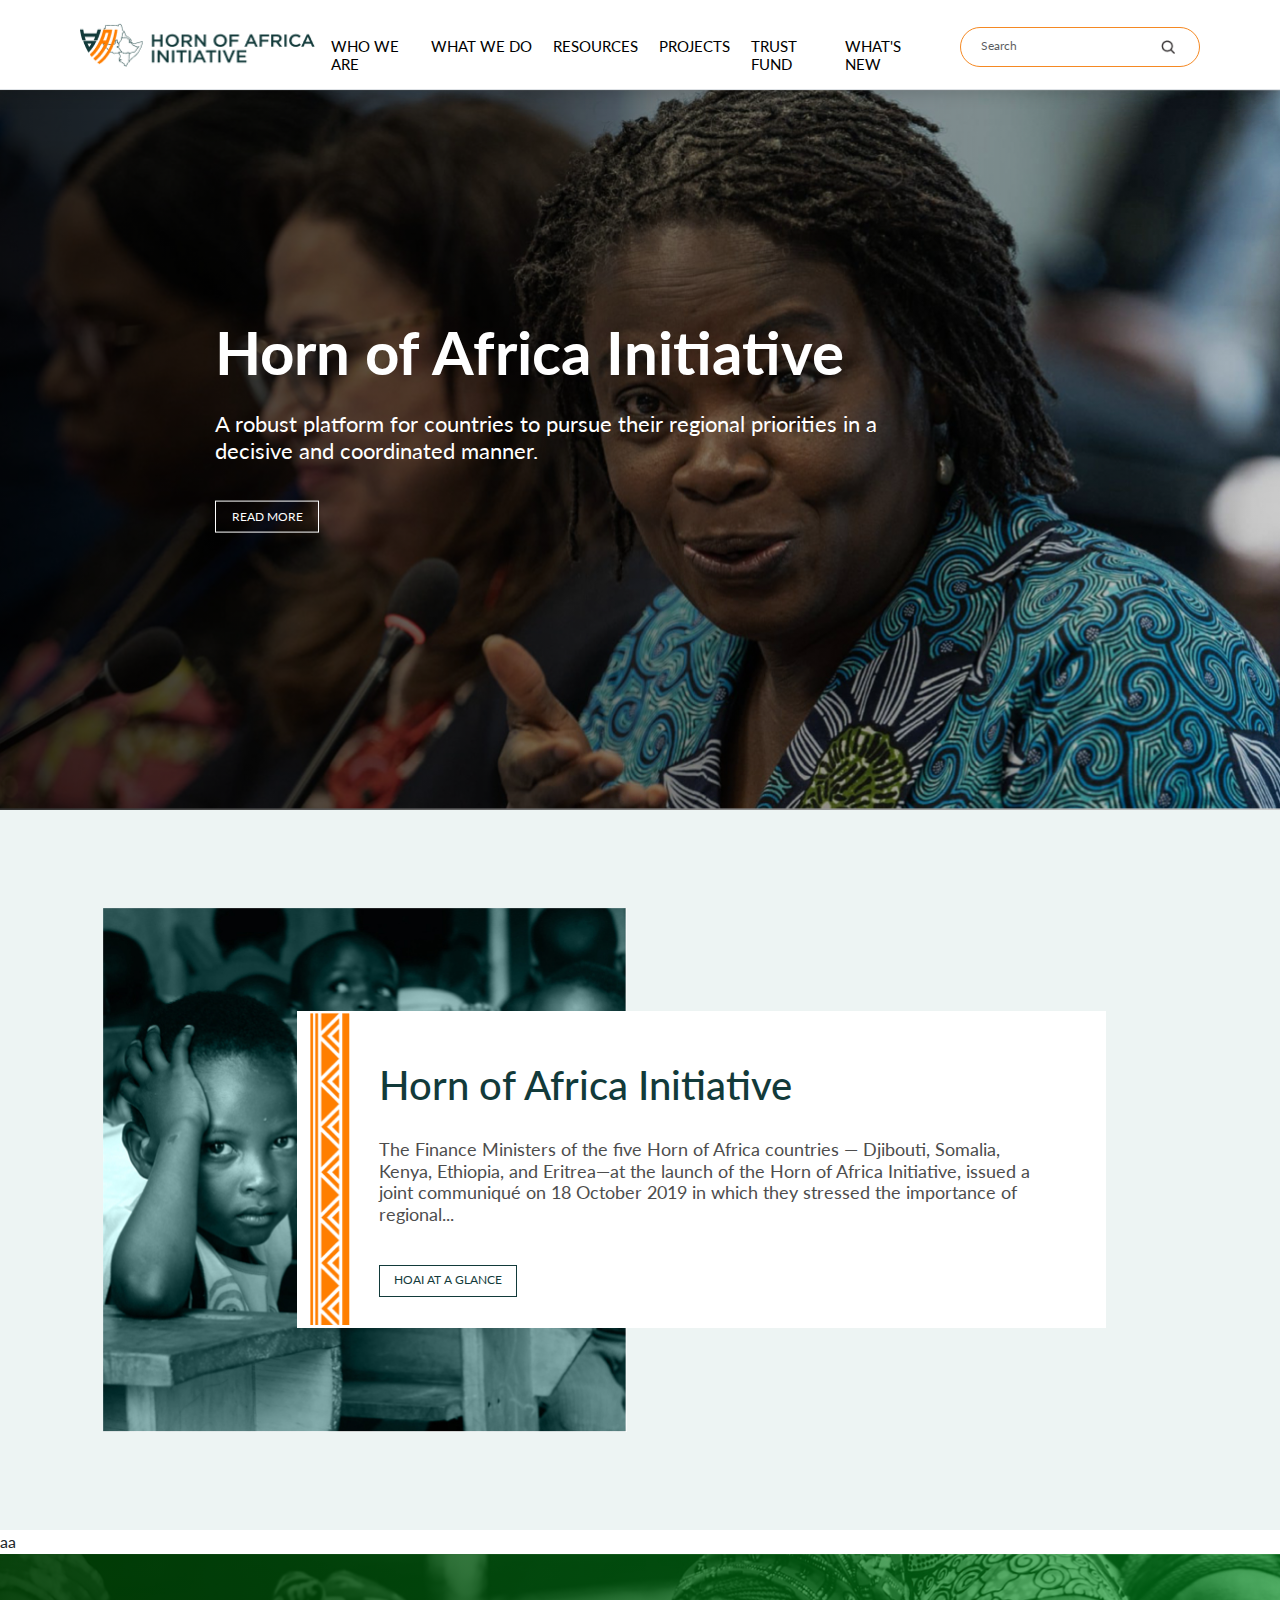
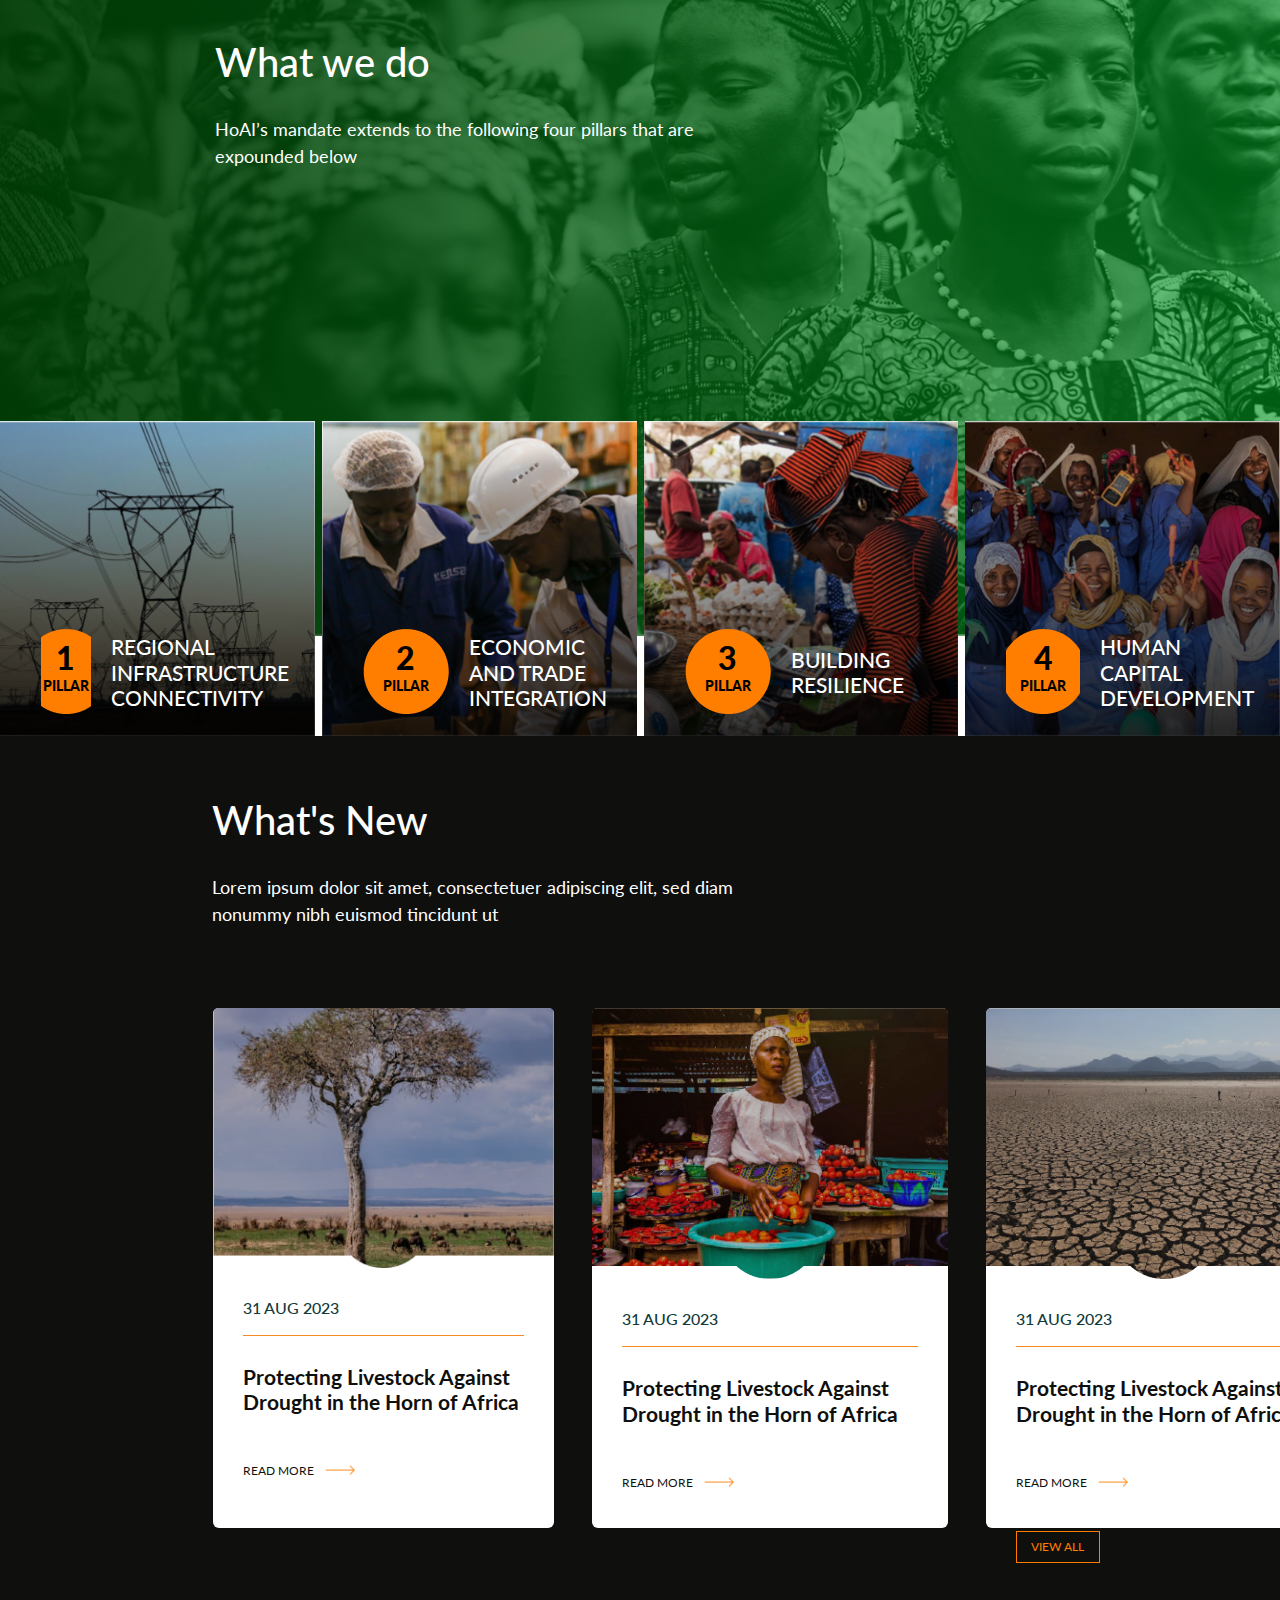
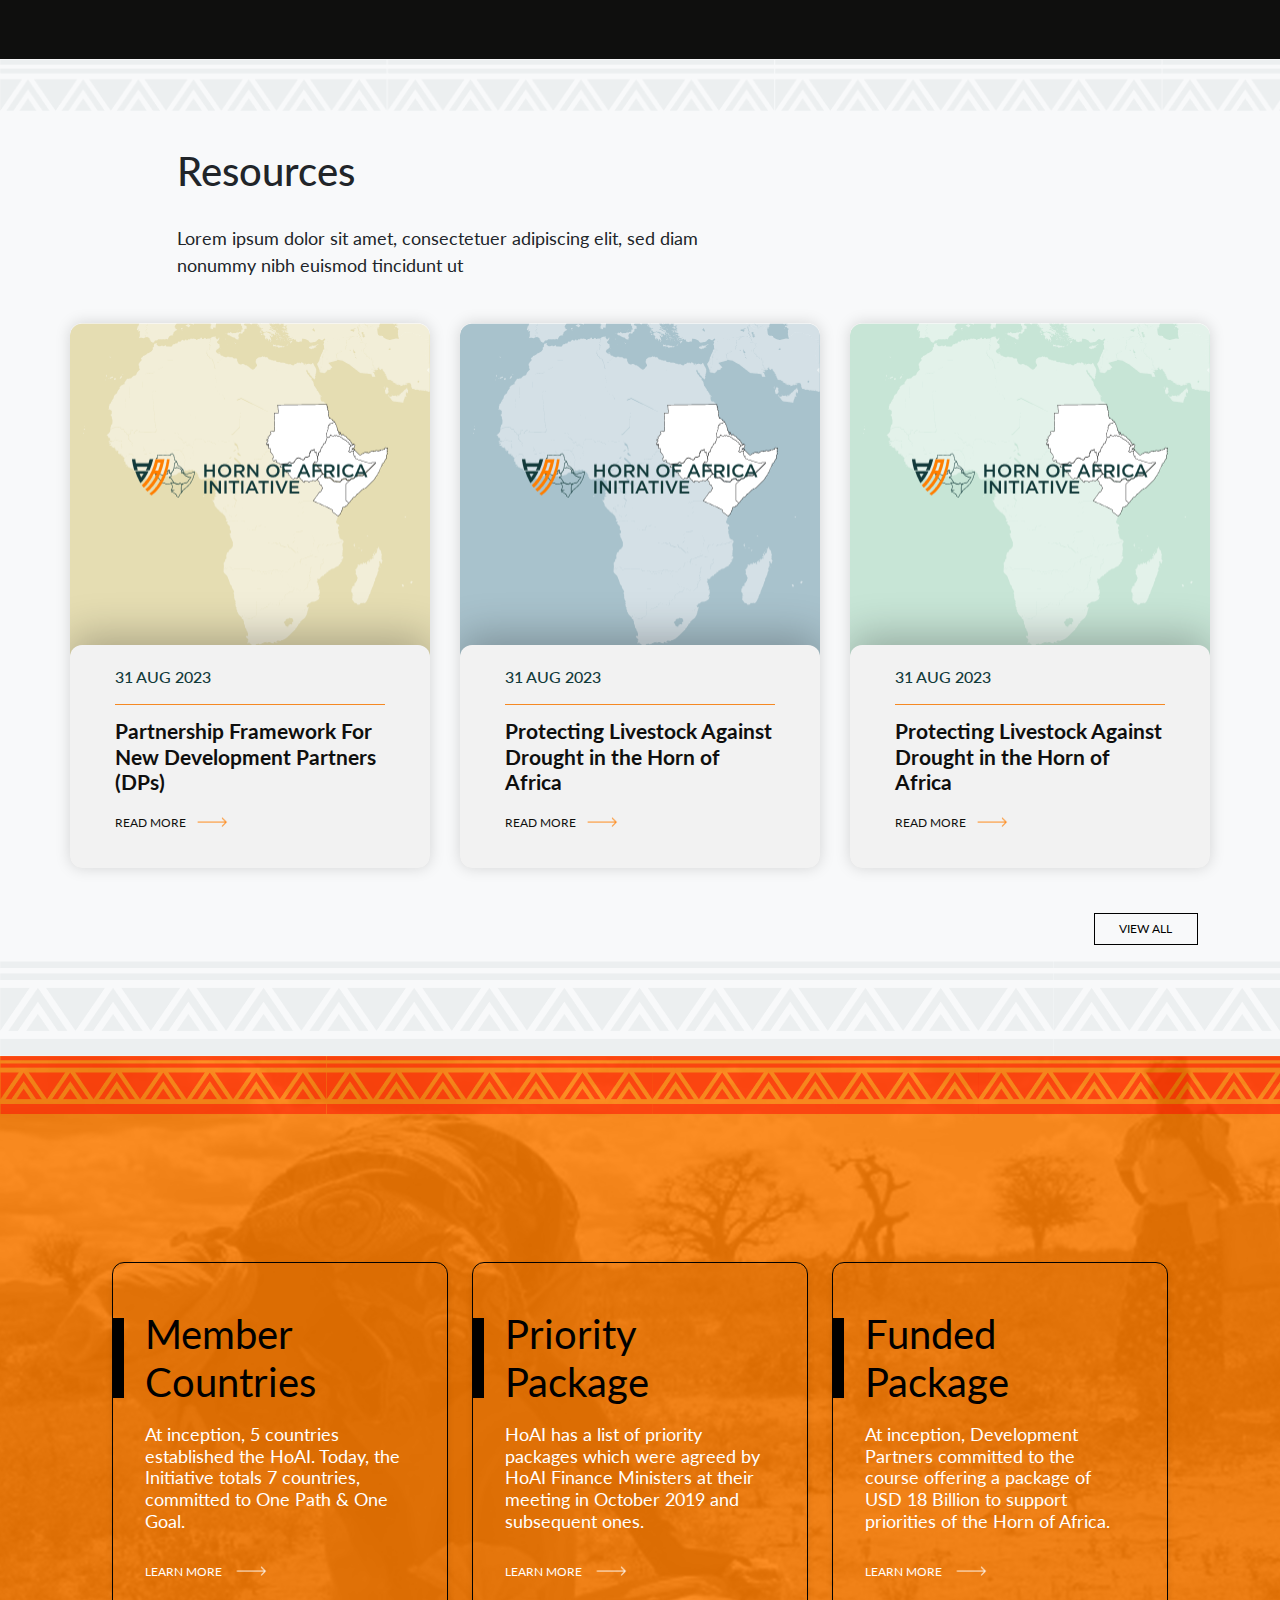
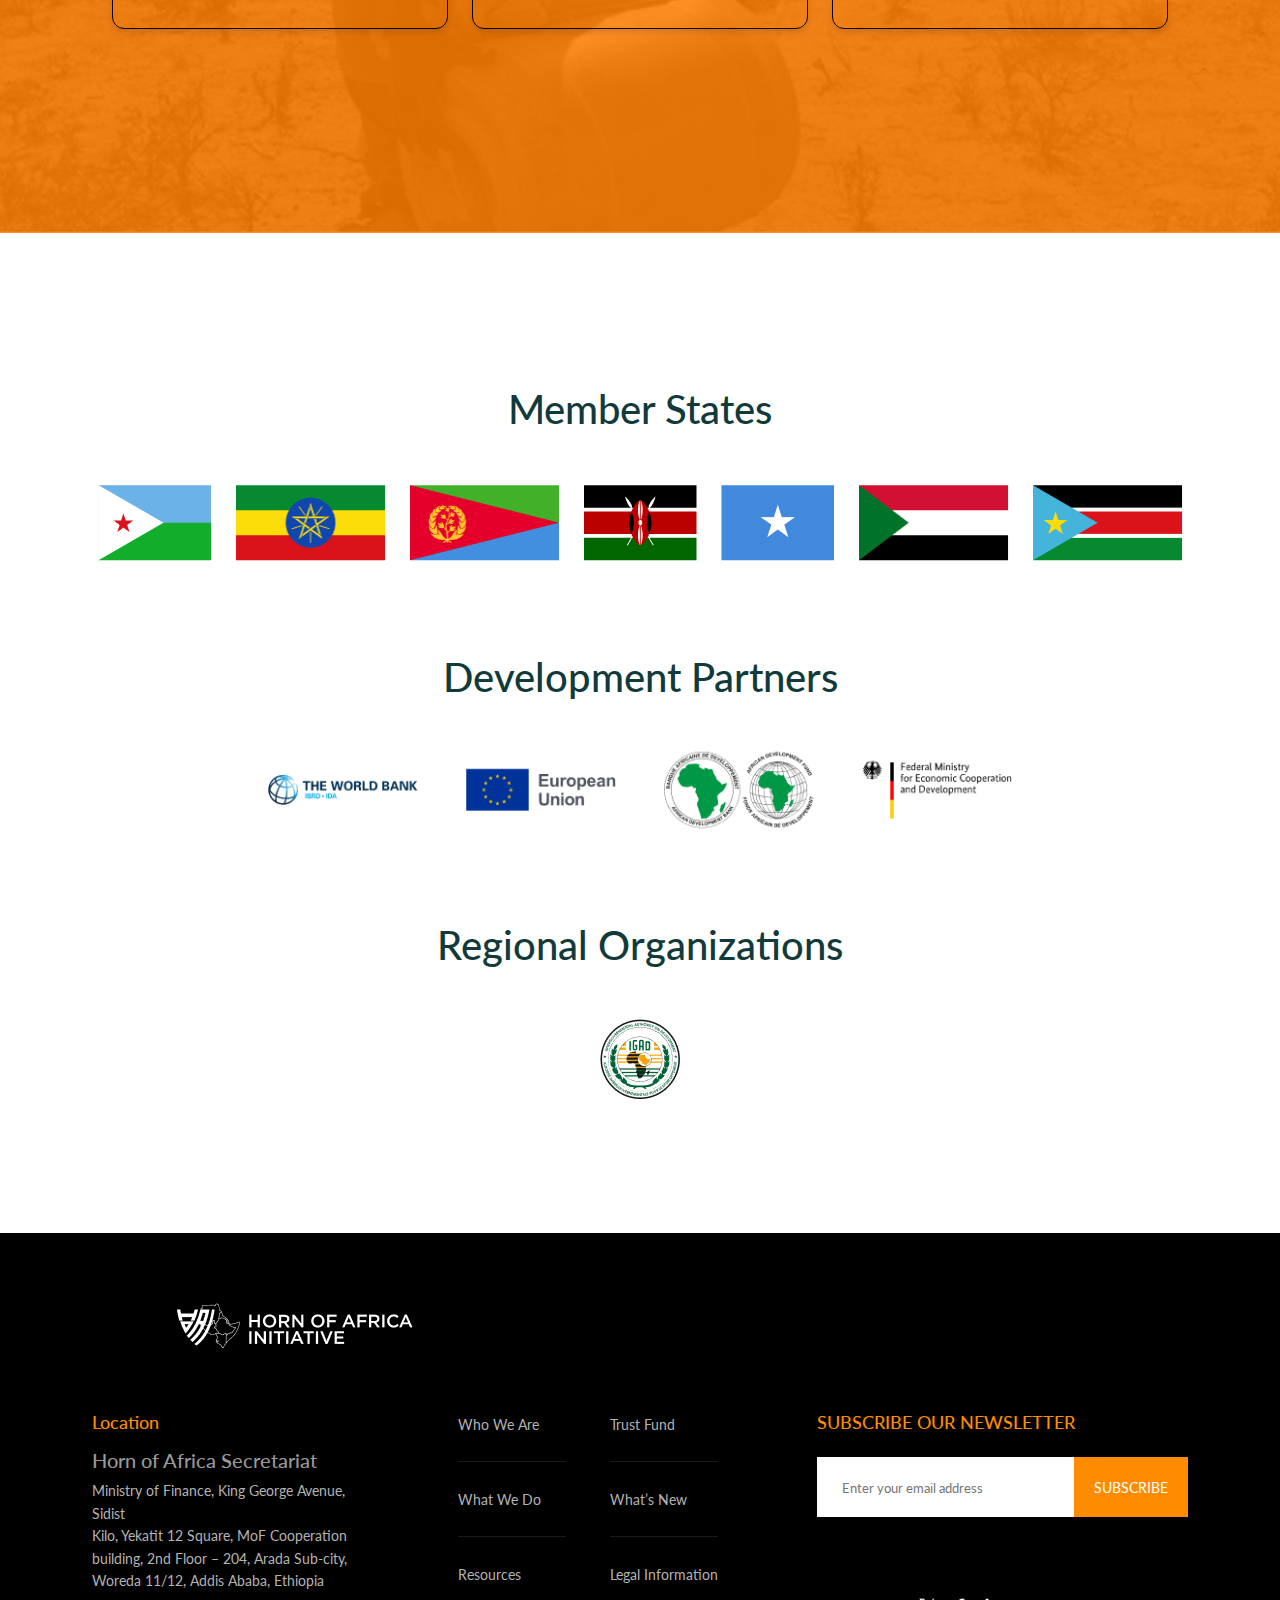
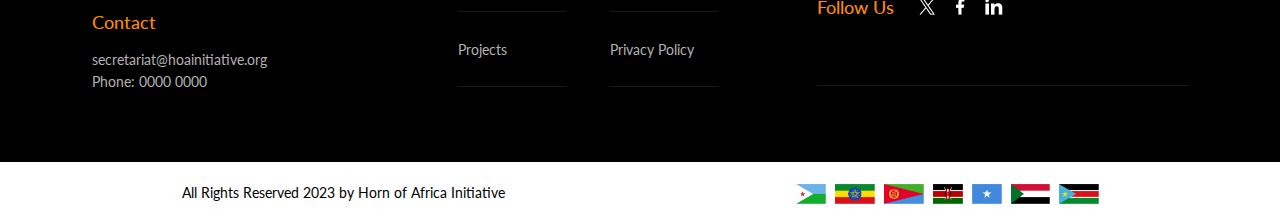
<file: index.html>
<!DOCTYPE html>
<html lang="en">
   <head>
      <meta charset="UTF-8" />
      <meta name="viewport" content="width=device-width, initial-scale=1.0" />
      <title>Horn of Africa Initiative</title>
      <link
         href="https://fonts.googleapis.com/css2?family=Lato:ital,wght@0,100;0,300;0,400;0,700;0,900;1,100;1,300;1,400;1,700;1,900&family=Poppins:wght@400;700&family=Qwigley&family=Source+Sans+3:wght@400;700&display=swap"
         rel="stylesheet" />
      <link href="https://cdn.jsdelivr.net/npm/bootstrap@5.3.3/dist/css/bootstrap.min.css" rel="stylesheet" />
      <link rel="stylesheet" href="assets/js/custom-scoller/jquery.mCustomScrollbar.css">
      <link rel="stylesheet" href="assets/css/styles.css" />
      <link rel="stylesheet" href="assets/css/custom-scorller.css">
      <link rel="stylesheet" href="assets/css/who-we-are.css">
      <link rel="stylesheet" href="assets/css/header.css" />
      <link rel="stylesheet" href="assets/css/footer.css" />
      <link rel="stylesheet" href="assets/css/resposive.css" />
   </head>
   <body class="home-page-body">
    <header></header>
      <!-- Hero Section -->
      <section class="hero text-center text-white bg-dark py-5">
         <div class="container">
            <h1>Horn of Africa Initiative</h1>
            <p>
               A robust platform for countries to pursue their regional priorities in
               a<br />
               decisive and coordinated manner.
            </p>
            <button class="btn-primary pre-btn">READ MORE</button>
         </div>
      </section>
      <!-- About Section -->
      <section class="about">
         <div class="container d-flex flex-wrap align-items-center">
            <div class="about-image">
               <img src="assets/img/about.jpg" alt="About the initiative" class="img-fluid" />
            </div>
            <div class="about-text about-text-center">
               <div class="left-border"></div>
               <h2 class="main-title">Horn of Africa Initiative</h2>
               <p>
                  The Finance Ministers of the five Horn of Africa countries —
                  Djibouti, Somalia, Kenya, Ethiopia, and Eritrea—at the launch of the
                  Horn of Africa Initiative, issued a joint communiqué on 18 October
                  2019 in which they stressed the importance of regional...
               </p>
               <button class="btn-primary pre-btn black-btn">
               HOAI AT A GLANCE
               </button>
            </div>
         </div>
      </section>
      <!-- What We Do -->aa
      <section class="what-we-do text-center text-white">
         <div class="container section-title">
            <h1>What we do</h1>
            <p>
               HoAI’s mandate extends to the following four pillars that are <br />
               expounded below
            </p>
         </div>
         <div class="pilar-cards-div">
            <div class="pilar-main">
               <div class="pilar-card-img">
                  <img src="assets/img/Image-1.jpg" alt="" />
               </div>
               <div class="pilar-card-cont">
                  <div class="piller-count-bg">
                     <div class="piller-count">
                        <p>1</p>
                        <p>PILLAR</p>
                     </div>
                  </div>
                  <div class="pilar-title">
                     <h5>REGIONAL INFRASTRUCTURE CONNECTIVITY</h5>
                  </div>
               </div>
            </div>
            <div class="pilar-main">
               <div class="pilar-card-img">
                  <img src="assets/img/Image-2.jpg" alt="" />
               </div>
               <div class="pilar-card-cont">
                  <div class="piller-count-bg">
                     <div class="piller-count">
                        <p>2</p>
                        <p>PILLAR</p>
                     </div>
                  </div>
                  <div class="pilar-title">
                     <h5>ECONOMIC AND TRADE INTEGRATION</h5>
                  </div>
               </div>
            </div>
            <div class="pilar-main">
               <div class="pilar-card-img">
                  <img src="assets/img/Image-3.jpg" alt="" />
               </div>
               <div class="pilar-card-cont">
                  <div class="piller-count-bg">
                     <div class="piller-count">
                        <p>3</p>
                        <p>PILLAR</p>
                     </div>
                  </div>
                  <div class="pilar-title">
                     <h5>BUILDING RESILIENCE</h5>
                  </div>
               </div>
            </div>
            <div class="pilar-main">
               <div class="pilar-card-img">
                  <img src="assets/img/Image-4.jpg" alt="" />
               </div>
               <div class="pilar-card-cont">
                  <div class="piller-count-bg">
                     <div class="piller-count">
                        <p>4</p>
                        <p>PILLAR</p>
                     </div>
                  </div>
                  <div class="pilar-title">
                     <h5>HUMAN CAPITAL DEVELOPMENT</h5>
                  </div>
               </div>
            </div>
         </div>
      </section>
      <!-- What's New-->
      <section class="news whats-new text-white">
         <div class="container section-title news-container" data-mcs-theme="dark">
            <h1>What's New</h1>
            <p>
               Lorem ipsum dolor sit amet, consectetuer adipiscing elit, sed diam<br />
               nonummy nibh euismod tincidunt ut
            </p>
         </div>
         <div class="container card-container">
            <div id="vertical-content" class="row row-cols-1 row-cols-md-3 card-gap">
               <div class="col col-card-width">
                  <div class="card text-white h-100">
                     <img src="assets/img/new-1.png" class="card-img-top" alt="News 3" />
                     <div class="card-body">
                        <h5 class="date-card">31 AUG 2023</h5>
                        <h3 class="card-title">
                           Protecting Livestock Against Drought in the Horn of Africa
                        </h3>
                        <p class="card-button">
                           <button class="read-more">READ MORE</button>
                        </p>
                     </div>
                  </div>
               </div>
               <div class="col col-card-width">
                  <div class="card text-white h-100">
                     <img src="assets/img/new-2.png" class="card-img-top" alt="News 3" />
                     <div class="card-body">
                        <h5 class="date-card">31 AUG 2023</h5>
                        <h3 class="card-title">
                           Protecting Livestock Against Drought in the Horn of Africa
                        </h3>
                        <p class="card-button">
                           <button class="read-more">READ MORE</button>
                        </p>
                     </div>
                  </div>
               </div>
               <div class="col col-card-width">
                  <div class="card text-white h-100">
                     <img src="assets/img/new-3.png" class="card-img-top" alt="News 3" />
                     <div class="card-body">
                        <h5 class="date-card">31 AUG 2023</h5>
                        <h3 class="card-title">
                           Protecting Livestock Against Drought in the Horn of Africa
                        </h3>
                        <p class="card-button">
                           <button class="read-more">READ MORE</button>
                        </p>
                     </div>
                  </div>
               </div>
               <div class="col col-card-width">
                  <div class="card text-white h-100">
                     <img src="assets/img/new-4.png" class="card-img-top" alt="News 3" />
                     <div class="card-body">
                        <h5 class="date-card">31 AUG 2023</h5>
                        <h3 class="card-title">
                           Protecting Livestock Against Drought in the Horn of Africa
                        </h3>
                        <p class="card-button">
                           <button class="read-more">READ MORE</button>
                        </p>
                     </div>
                  </div>
               </div>
               
            </div>
          
         </div>
        
            <div class="button-section">
               <button class="btn-primary pre-btn rd-more">VIEW ALL</button>
            </div>
        
      </section>
      <!-- Resorce Section -->
      <section id="resource" class="resource bg-light">
         <div class="resource-pattern">
            <img src="assets/img/polygon2553.png" alt="" />
         </div>
         <div class="container section-title resource-container">
            <h1>Resources</h1>
            <p>
               Lorem ipsum dolor sit amet, consectetuer adipiscing elit, sed diam
               <br />
               nonummy nibh euismod tincidunt ut
            </p>
         </div>
         <div class="container resource-card-container">
            <div class="row row-cols-1 row-cols-md-3 g-4 resource-card-width">
               <div class="col">
                  <div class="card text-white resource-card">
                     <div class="resource-card-img">
                        <img src="assets/img/resorce-3.png" class="card-img-top" alt="News 3" />
                     </div>
                     <div class="card-body">
                        <h5 class="date-card">31 AUG 2023</h5>
                        <h3 class="card-title">
                           Partnership Framework For New Development Partners (DPs)
                        </h3>
                        <p class="card-button">
                           <button  class="read-more">READ MORE</button>
                        </p>
                     </div>
                  </div>
               </div>
               <div class="col">
                  <div class="card text-white resource-card">
                     <div class="resource-card-img">
                        <img src="assets/img/resorce.png" class="card-img-top" alt="News 3" />
                     </div>
                     <div class="card-body">
                        <h5 class="date-card">31 AUG 2023</h5>
                        <h3 class="card-title">
                           Protecting Livestock Against Drought in the Horn of Africa
                        </h3>
                        <p class="card-button">
                           <button  class="read-more">READ MORE</button>
                        </p>
                     </div>
                  </div>
               </div>
               <div class="col">
                  <div class="card text-white resource-card">
                     <div class="resource-card-img">
                        <img src="assets/img/resorce-1.png" class="card-img-top" alt="News 3" />
                     </div>
                     <div class="card-body">
                        <h5 class="date-card">31 AUG 2023</h5>
                        <h3 class="card-title">
                           Protecting Livestock Against Drought in the Horn of Africa
                        </h3>
                        <p class="card-button">
                           <button  class="read-more">READ MORE</button >
                        </p>
                     </div>
                  </div>
               </div>
            </div>
            <div class="resource-button-section">
               <button class="btn-primary pre-btn v-all">VIEW ALL</button>
            </div>
         </div>
         <div class="bottom-resorce-pattarn">
            <img src="assets/img/polygon75.png" alt="">
         </div>
      </section>

      <!-- START -->
      <!-- Package  Section -->
      <section class="info-section">
         <div class="info-section-pattern">
            <img src="assets/img/g2457.png" alt="" />
         </div>
         <div class="container info-section-">
            <div class="row justify-content-center">
               <!-- Card 1 -->
               <div class="col-md-4 info-section-card-width">
                  <div class="info-card">
                     <div class="vertical-bar"></div>
                     <h3>Member Countries</h3>
                     <p>
                        At inception, 5 countries established the HoAI. Today, the Initiative totals 7 countries, committed to One
                        Path & One Goal.
                     </p>
                     <button  class="learn-more">
                     LEARN MORE
                     </button >
                  </div>
               </div>
               <!-- Card 2 -->
               <div class="col-md-4 info-section-card-width">
                  <div class="info-card">
                     <div class="vertical-bar"></div>
                     <h3>Priority Package</h3>
                     <p>
                        HoAI has a list of priority packages which were agreed by HoAI Finance Ministers at their meeting in
                        October 2019 and subsequent ones.
                     </p>
                     <button  class="learn-more">
                        LEARN MORE
                        </button >
                  </div>
               </div>
               <!-- Card 3 -->
               <div class="col-md-4 info-section-card-width">
                  <div class="info-card">
                     <div class="vertical-bar"></div>
                     <h3>Funded Package</h3>
                     <p>
                        At inception, Development Partners committed to the course offering a package of USD 18 Billion to support
                        priorities of the Horn of Africa.
                     </p>
                     <button  class="learn-more">
                        LEARN MORE
                        </button >
                  </div>
               </div>
            </div>
         </div>
      </section>
      <!-- END -->
      <!-- Partners Section -->
      <section id="partners" class="partners">
         <div class="container text-center section-title">
            <h1 class="mb-4">Member States</h1>
            <div class="d-flex flex-wrap justify-content-center gap-4 member-states">
               <img src="assets/img/flag-1.png" alt="Partner 1" class="img-fluid" style="max-width: 150px" />
               <img src="assets/img/flag-2.png" alt="Partner 2" class="img-fluid" style="max-width: 150px" />
               <img src="assets/img/flag-3.png" alt="Partner 3" class="img-fluid" style="max-width: 150px" />
               <img src="assets/img/flag-4.png" alt="Partner 3" class="img-fluid" style="max-width: 150px" />
               <img src="assets/img/flag-5.png" alt="Partner 3" class="img-fluid" style="max-width: 150px" />
               <img src="assets/img/flag-6.png" alt="Partner 3" class="img-fluid" style="max-width: 150px" />
               <img src="assets/img/flag-7.png" alt="Partner 3" class="img-fluid" style="max-width: 150px" />
            </div>
         </div>
         <div class="container text-center section-title development-partners-section">
            <h1 class="mb-4">Development Partners</h1>
            <div class="d-flex flex-wrap justify-content-center gap-5 development-partners">
               <img src="assets/img/g1.png" alt="Partner 1" class="img-fluid" style="max-width: 150px" />
               <img src="assets/img/g2.png" alt="Partner 2" class="img-fluid" style="max-width: 150px" />
               <img src="assets/img/g3.png" alt="Partner 3" class="img-fluid" style="max-width: 150px" />
               <img src="assets/img/g4.png" alt="Partner 3" class="img-fluid" style="max-width: 150px" />
            </div>
         </div>
         <div class="container text-center section-title regional-organizations">
            <h1 class="mb-4">Regional Organizations</h1>
            <div class="d-flex flex-wrap justify-content-center gap-4 regional">
               <img src="assets/img/IGAD-Logo.png" alt="Partner 1" class="img-fluid" style="max-width: 150px" />
            </div>
         </div>
      </section>
      <!-- Footer -->
   <footer></footer>
     <script src="assets/js/dynamicLoad.js"></script>
     
      <script src="https://cdn.jsdelivr.net/npm/bootstrap@5.3.3/dist/js/bootstrap.bundle.min.js"></script>
      <script src="https://code.jquery.com/jquery-3.7.1.slim.min.js"></script>
      <script src="assets/js/custom-scoller/jquery.mCustomScrollbar.concat.min.js"></script>
      <script src="assets/js/script.js"></script>
   </body>
</html>
</file>
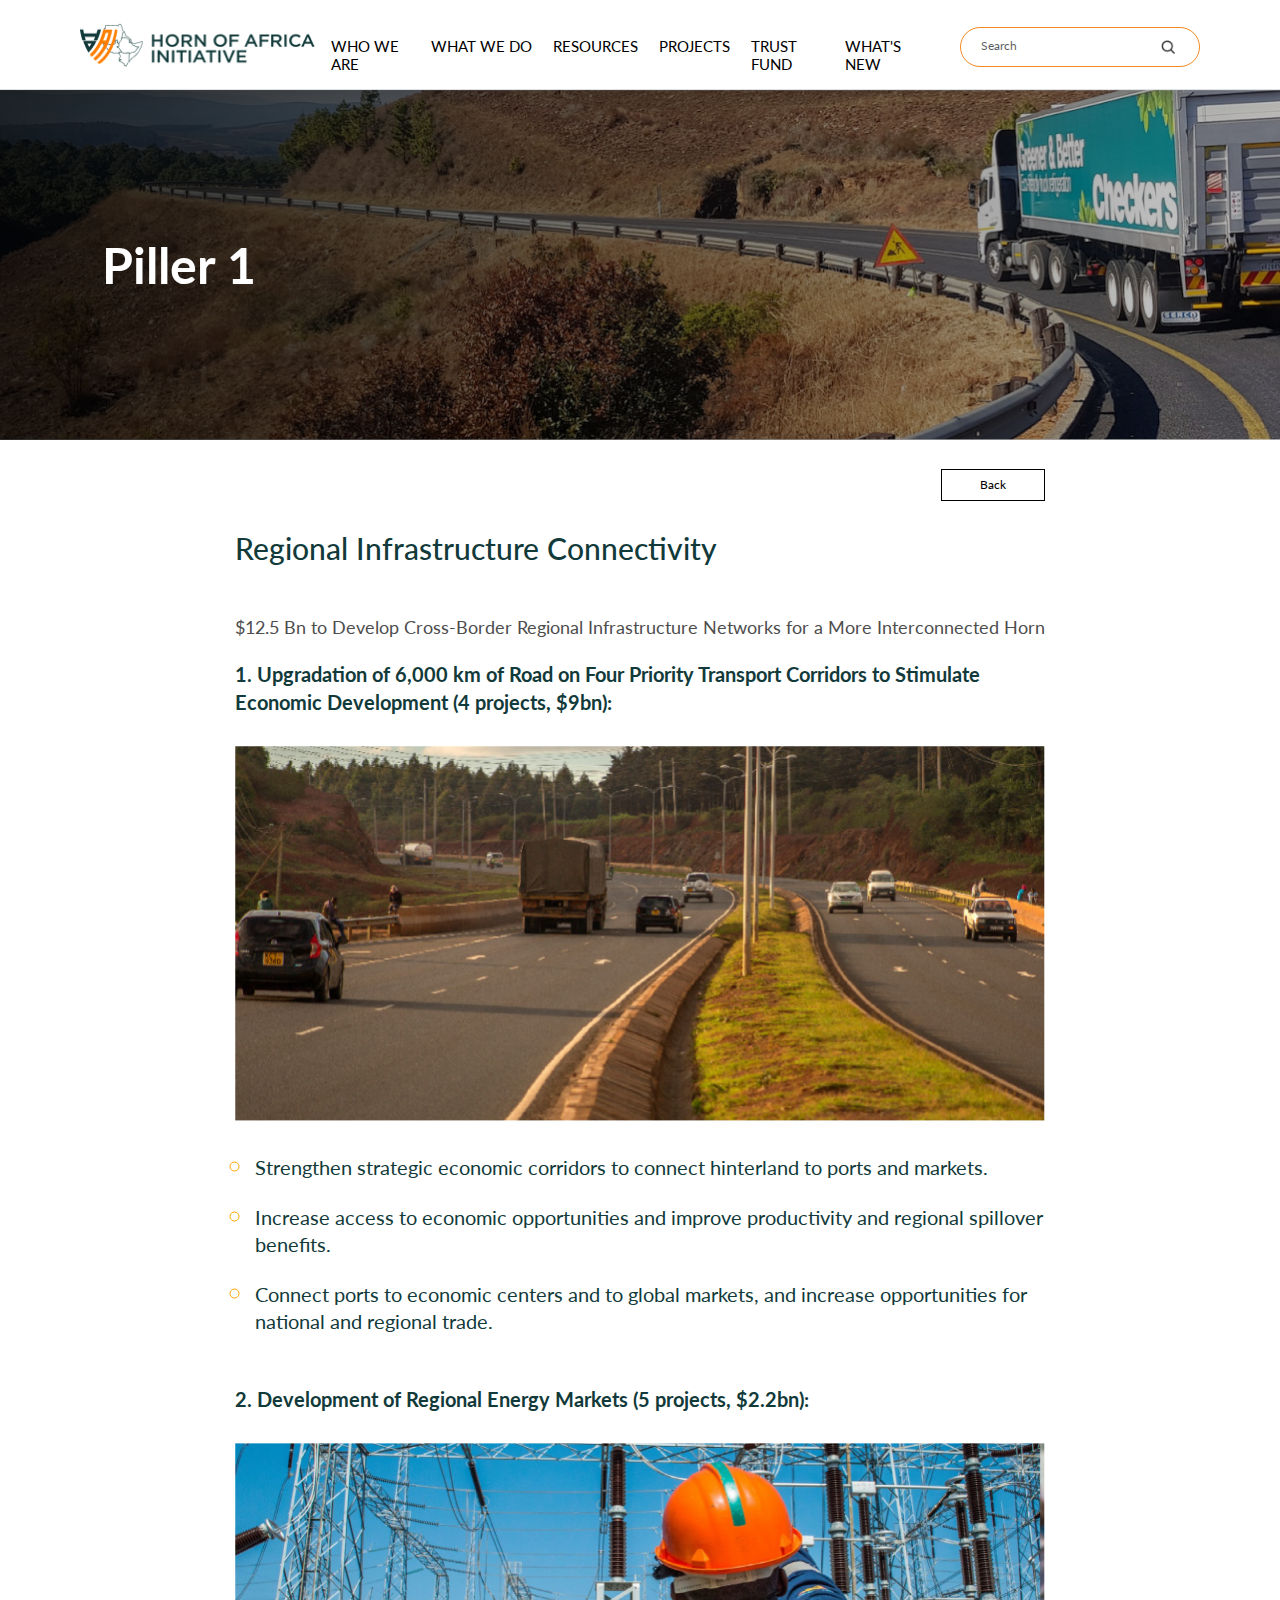
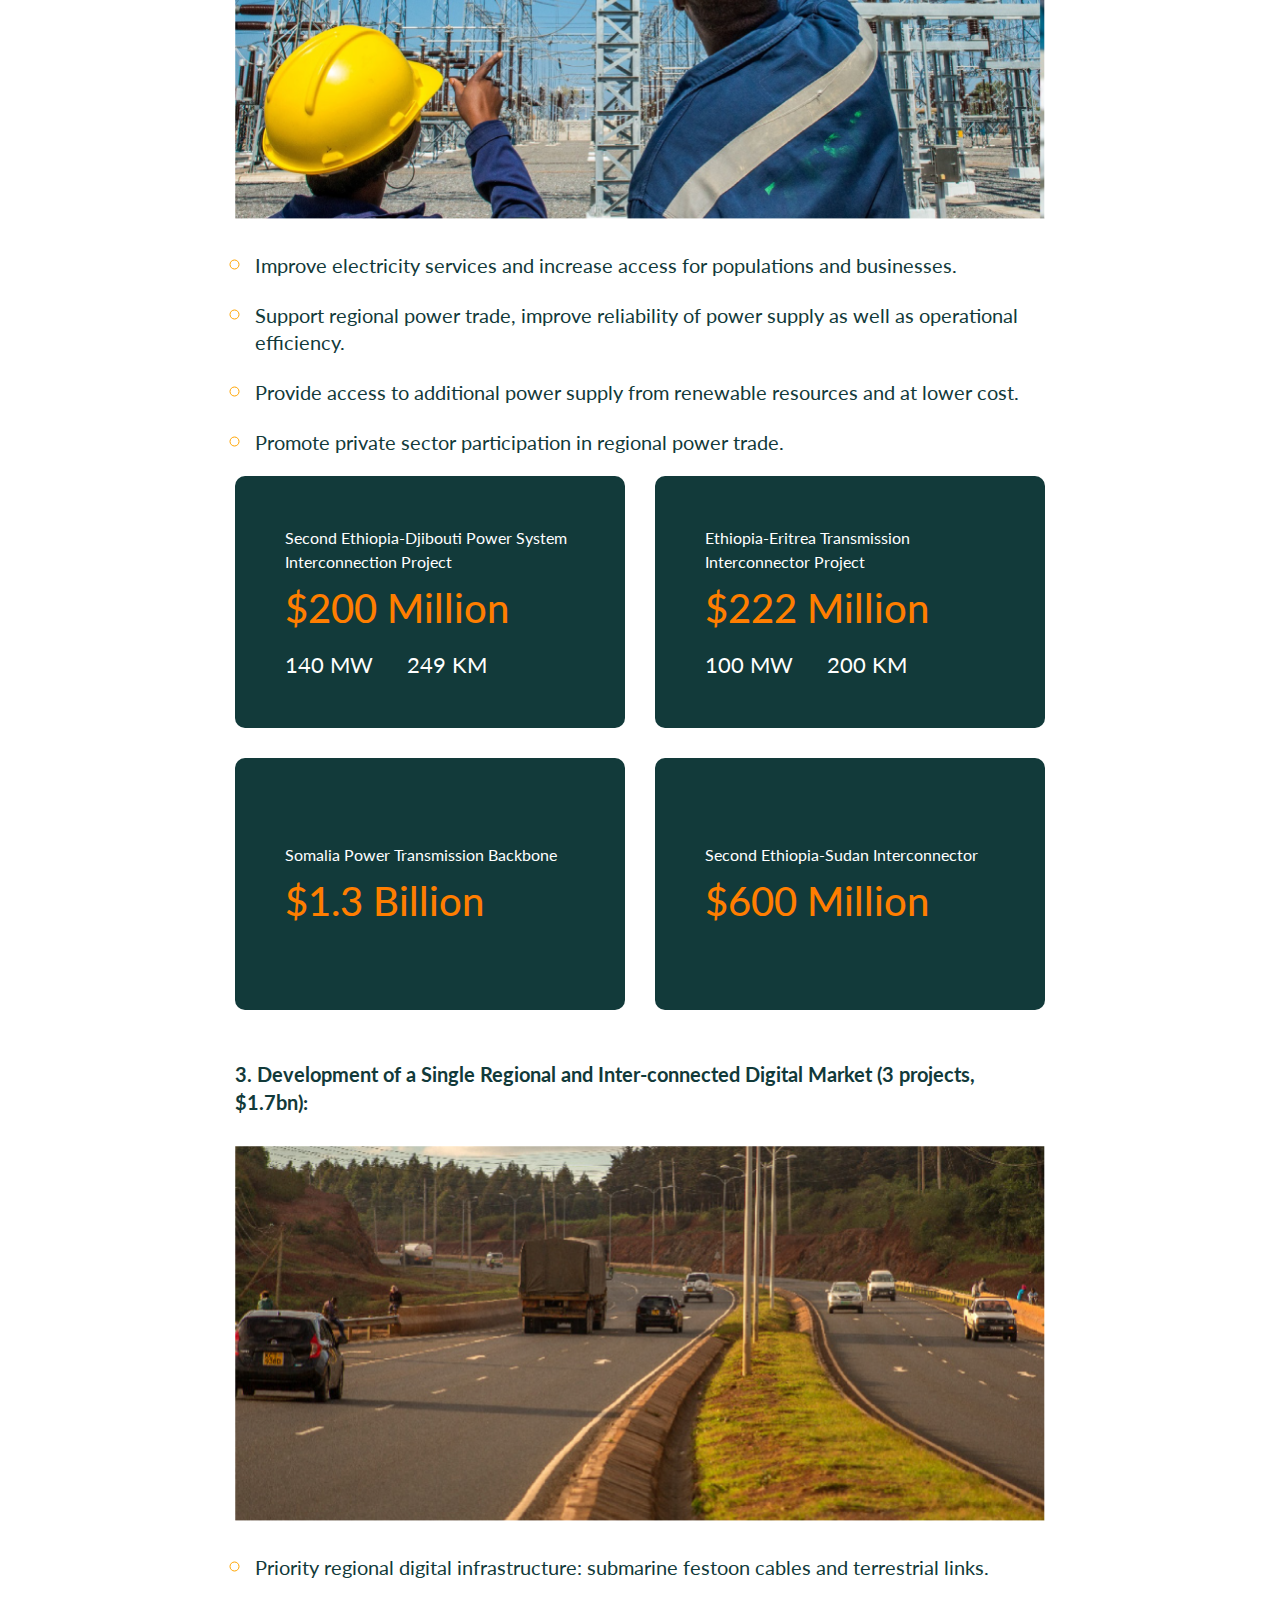
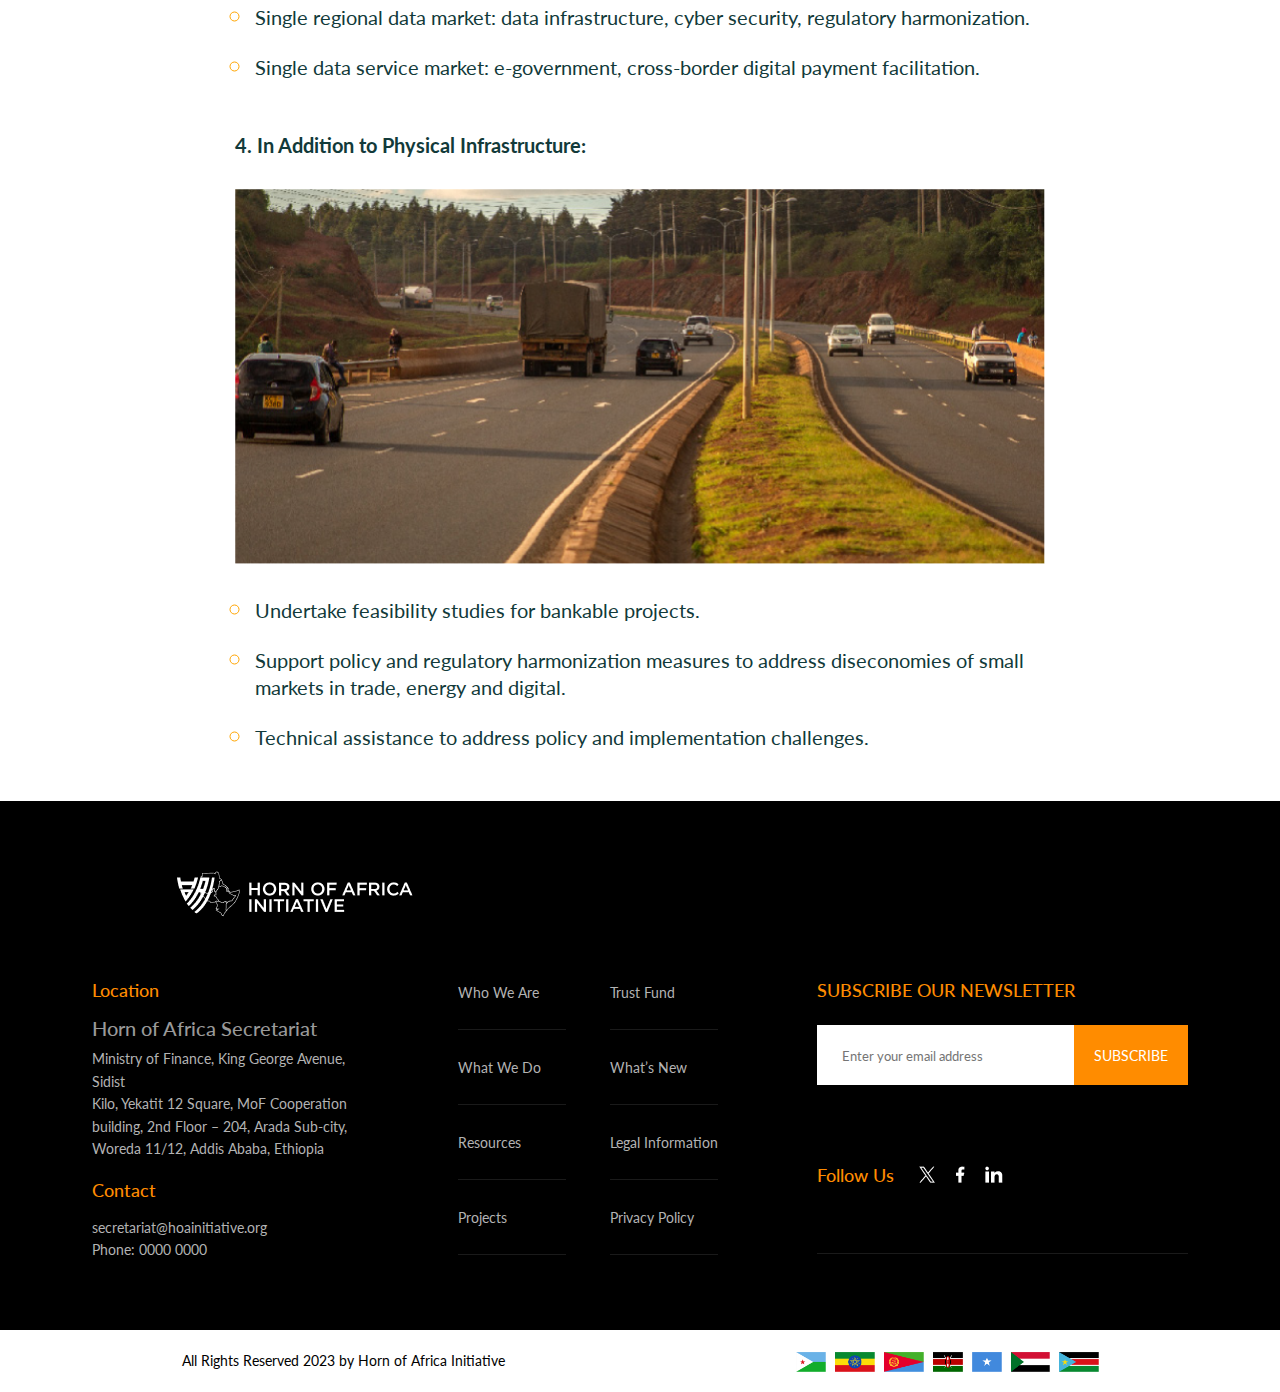
<file: piller-1.html>
<!DOCTYPE html>
<html lang="en">
  <head>
    <meta charset="UTF-8" />
    <meta name="viewport" content="width=device-width, initial-scale=1.0" />
    <title>Horn of Africa Initiative</title>
    <link
      href="https://fonts.googleapis.com/css2?family=Lato:ital,wght@0,100;0,300;0,400;0,700;0,900;1,100;1,300;1,400;1,700;1,900&family=Poppins:wght@400;700&family=Qwigley&family=Source+Sans+3:wght@400;700&display=swap"
      rel="stylesheet"
    />
    <link
      href="https://cdn.jsdelivr.net/npm/bootstrap@5.3.3/dist/css/bootstrap.min.css"
      rel="stylesheet"
    />
    <link rel="stylesheet" href="assets/css/styles.css" />
    <link rel="stylesheet" href="assets/css/who-we-are.css" />
    <link rel="stylesheet" href="assets/css/what-we-do.css" />
    <link rel="stylesheet" href="assets/css/piller.css" />
    <link rel="stylesheet" href="assets/css/header.css" />
    <link rel="stylesheet" href="assets/css/footer.css" />
    <link rel="stylesheet" href="assets/css/resposive.css" />
    <link rel="stylesheet" href="assets/css/sidebar.css" />
  </head>

  <header></header>

  <body class="main-what-we-do pillers">
    <div class="banner">
      <div class="container banner-container">
        <h1>Piller 1</h1>
      </div>
    </div>

    <section>
      <div class="container piller-container">
        <div class="piller-back-btn">
          <button class="btn-primary pre-btn back-btn">Back</button>
        </div>
        <div class="piller-section-head">
          <h2>Regional Infrastructure Connectivity</h2>
        </div>
        <div class="piller-block-note">
          <span class="piller-sm-note">$12.5 Bn to Develop Cross-Border Regional Infrastructure
            Networks for a More Interconnected Horn</span>
            <div class="piller-1-text-block">
              <p class="sub-title">1. Upgradation of 6,000 km of Road on Four
                Priority Transport Corridors to Stimulate
                Economic Development (4 projects, $9bn):</p>
                <img src="assets/img/what-we-do/piller-img-1.png" class="piller-img" alt="">
                <ul class="success-criteria-list">
                  <li>Strengthen strategic economic corridors to connect
                    hinterland to ports and markets.</li>
                  <li>Increase access to economic opportunities and improve
                    productivity and regional spillover benefits.</li>
                  <li>Connect ports to economic centers and to global markets,
                    and increase opportunities for national and regional trade.
                  </li>
                </ul>
            </div>   

            <div class="piller-1-text-block">
              <p class="sub-title">2. Development of Regional Energy
                Markets (5 projects, $2.2bn):</p>
                <img src="assets/img/what-we-do/piller-img-2.png" class="piller-img" alt="">
                <ul class="success-criteria-list">
                  <li>Improve electricity services and increase access for
                    populations and businesses.</li>
                  <li>
                    Support regional power trade, improve reliability of power supply as well as operational efficiency.
                  </li>
                  <li>
                    Provide access to additional power supply from renewable
 resources and at lower cost.
                  </li>
                  <li>
                    Promote private sector participation in regional power trade.
                  </li>
                </ul>
                <div class="piller-1-green-card">
                  <div class="piller-1-green-card-body">
                    <p>Second Ethiopia-Djibouti Power System
                      Interconnection Project</p>
                      <h2>$200 Million</h2>
                      <span>140 MW</span>
                      <span class="mr-0">249 KM</span>
                  </div>
                  <div class="piller-1-green-card-body">
                    <p>Ethiopia-Eritrea Transmission Interconnector Project</p>
                      <h2>$222 Million</h2>
                      <span>100 MW</span>
                      <span class="mr-0">200 KM</span>
                  </div>
                  <div class="piller-1-green-card-body p-tb">
                    <p>Somalia Power Transmission Backbone</p>
                      <h2>$1.3 Billion</h2>
                  </div>
                  <div class="piller-1-green-card-body p-tb">
                    <p>Second Ethiopia-Sudan Interconnector</p>
                      <h2>$600 Million</h2>
                  </div>
                </div>
            </div>  

            <div class="piller-1-text-block">
              <p class="sub-title">3. Development of a Single Regional and Inter-connected Digital Market (3 projects, $1.7bn):</p>
                <img src="assets/img/what-we-do/piller-img-1.png" class="piller-img" alt="">
                <ul class="success-criteria-list">
                  <li>Priority regional digital infrastructure: submarine festoon cables and terrestrial links.</li>
                  <li>Single regional data market: data infrastructure, cyber
                    security, regulatory harmonization.</li>
                  <li>Single data service market: e-government, cross-border
                    digital payment facilitation.
                  </li>
                </ul>
            </div>  

            <div class="piller-1-text-block">
              <p class="sub-title">4. In Addition to Physical Infrastructure:</p>
                <img src="assets/img/what-we-do/piller-img-1.png" class="piller-img" alt="">
                <ul class="success-criteria-list">
                  <li>Undertake feasibility studies for bankable projects.</li>
                  <li>Support policy and regulatory harmonization measures to address diseconomies of small markets in trade, energy
                    and digital.</li>
                  <li>
                    Technical assistance to address policy and implementation challenges.
                  </li>
                </ul>
            </div>  

        </div>
      </div>
    </section>
    <footer></footer>
    <script src="assets/js/dynamicLoad.js"></script>
    <script src="assets/js/sidebar.js"></script>
    <script src="assets/js/script.js"></script>
    <script src="https://cdn.jsdelivr.net/npm/bootstrap@5.3.0/dist/js/bootstrap.bundle.min.js"></script>
  </body>
</html>
</file>
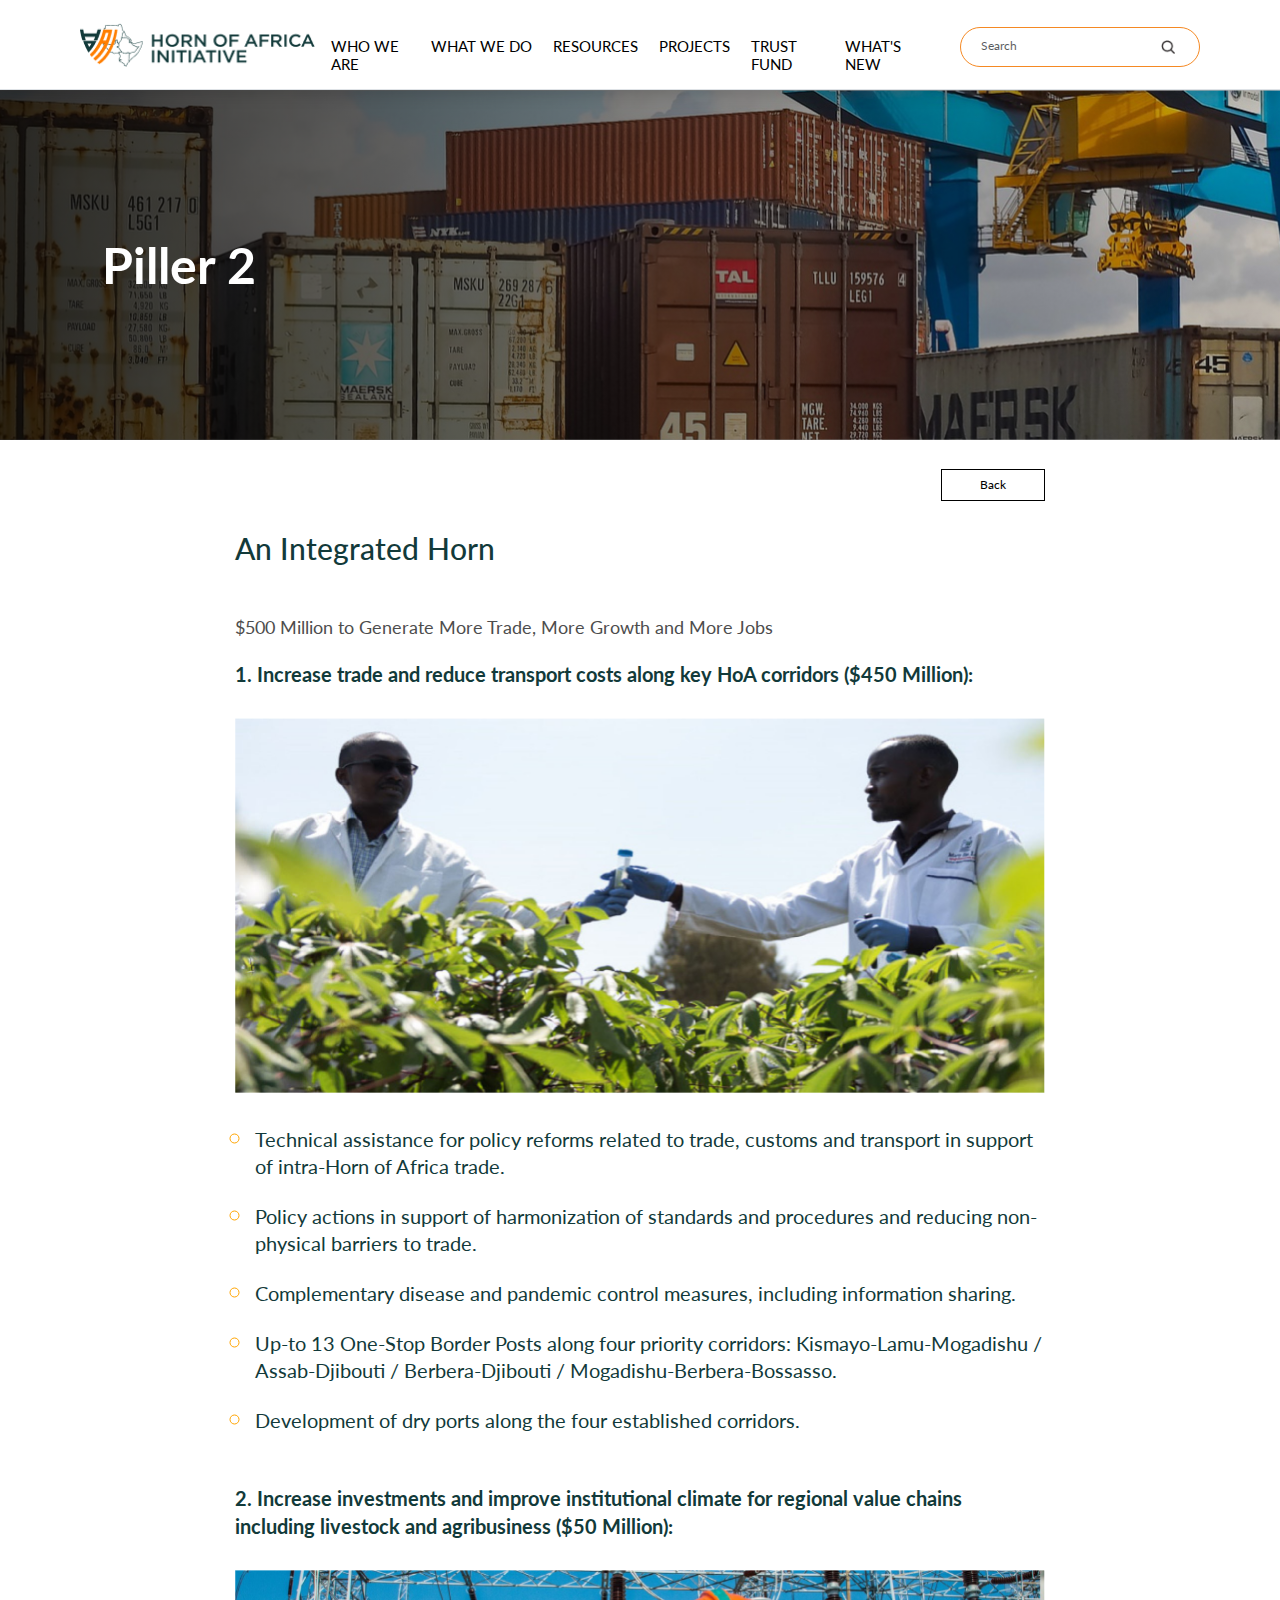
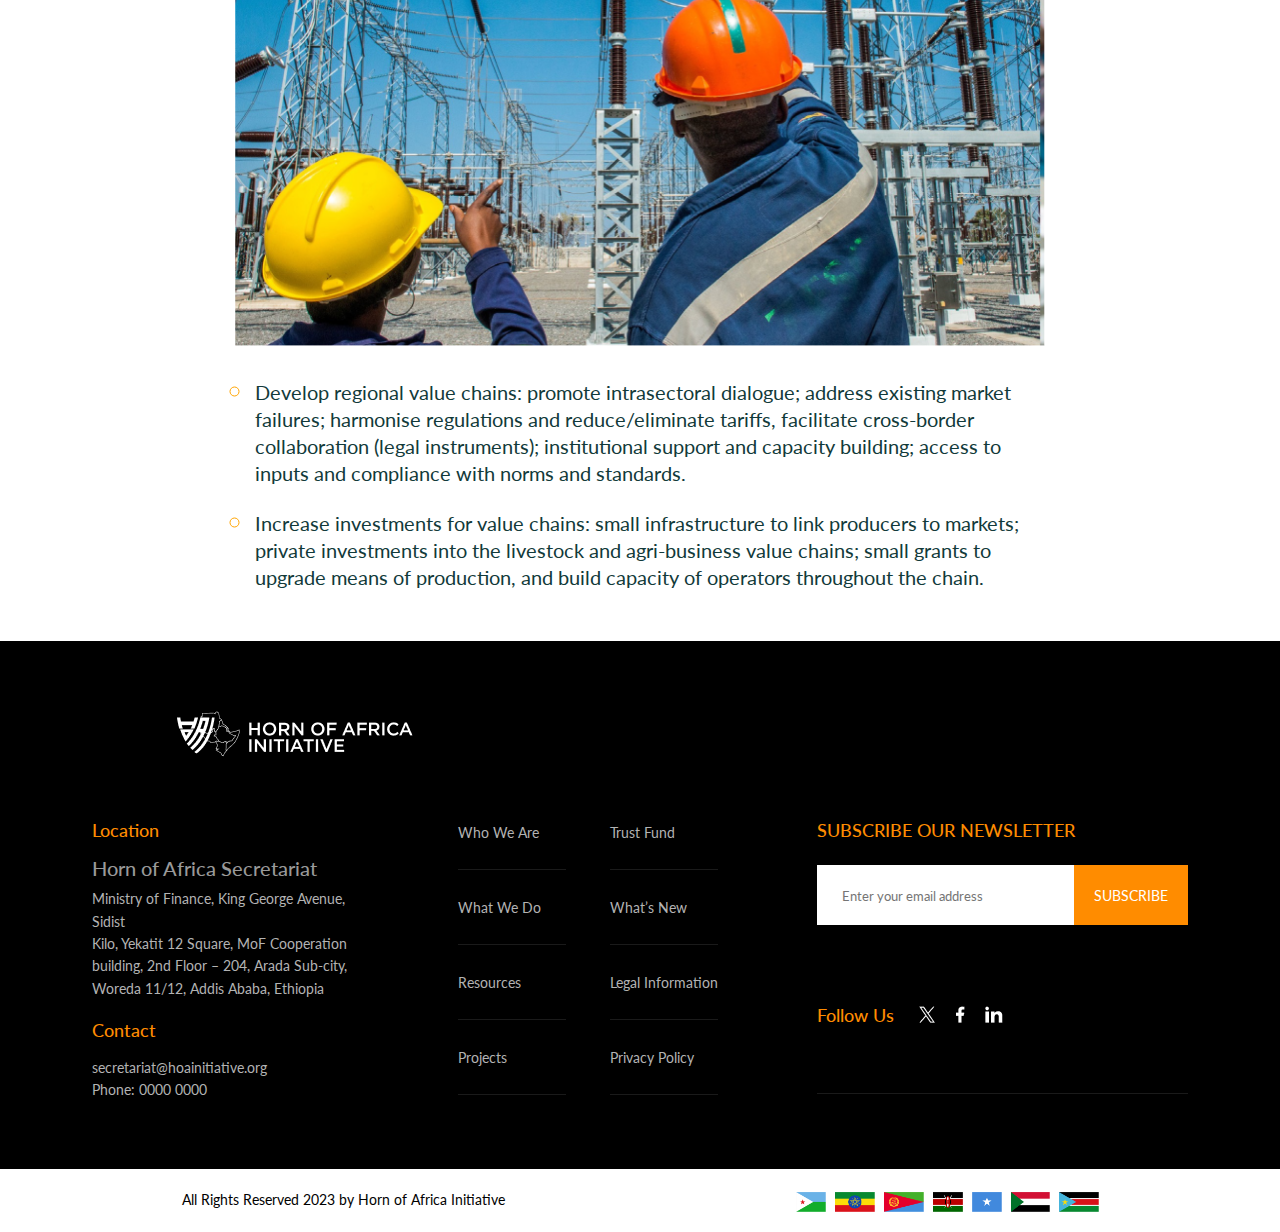
<file: piller-2.html>
<!DOCTYPE html>
<html lang="en">
  <head>
    <meta charset="UTF-8" />
    <meta name="viewport" content="width=device-width, initial-scale=1.0" />
    <title>Horn of Africa Initiative</title>
    <link
      href="https://fonts.googleapis.com/css2?family=Lato:ital,wght@0,100;0,300;0,400;0,700;0,900;1,100;1,300;1,400;1,700;1,900&family=Poppins:wght@400;700&family=Qwigley&family=Source+Sans+3:wght@400;700&display=swap"
      rel="stylesheet"
    />
    <link
      href="https://cdn.jsdelivr.net/npm/bootstrap@5.3.3/dist/css/bootstrap.min.css"
      rel="stylesheet"
    />
    <link rel="stylesheet" href="assets/css/styles.css" />
    <link rel="stylesheet" href="assets/css/who-we-are.css" />
    <link rel="stylesheet" href="assets/css/what-we-do.css" />
    <link rel="stylesheet" href="assets/css/piller.css" />
    <link rel="stylesheet" href="assets/css/header.css" />
    <link rel="stylesheet" href="assets/css/footer.css" />
    <link rel="stylesheet" href="assets/css/resposive.css" />
    <link rel="stylesheet" href="assets/css/sidebar.css" />
  </head>

  <header></header>

  <body class="main-what-we-do pillers piller2">
    <div class="banner">
      <div class="container banner-container">
        <h1>Piller 2</h1>
      </div>
    </div>

    <section>
      <div class="container piller-container">
        <div class="piller-back-btn">
          <button class="btn-primary pre-btn back-btn">Back</button>
        </div>
        <div class="piller-section-head">
          <h2>An Integrated Horn</h2>
        </div>
        <div class="piller-block-note">
          <span class="piller-sm-note"
            >$500 Million to Generate More Trade, More Growth and More
            Jobs</span
          >
          <div class="piller-1-text-block">
            <p class="sub-title">
              1. Increase trade and reduce transport costs along key HoA
              corridors ($450 Million):
            </p>
            <img
              src="assets/img/what-we-do/piller2-img1.png"
              class="piller-img"
              alt=""
            />
            <ul class="success-criteria-list">
              <li>
                Technical assistance for policy reforms related to trade,
                customs and transport in support of intra-Horn of Africa trade.
              </li>
              <li>
                Policy actions in support of harmonization of standards and
                procedures and reducing non-physical barriers to trade.
              </li>
              <li>
                Complementary disease and pandemic control measures, including
                information sharing.
              </li>
              <li>
                Up-to 13 One-Stop Border Posts along four priority corridors:
                Kismayo-Lamu-Mogadishu / Assab-Djibouti / Berbera-Djibouti /
                Mogadishu-Berbera-Bossasso.
              </li>
              <li>
                Development of dry ports along the four established corridors.
              </li>
            </ul>
          </div>

          <div class="piller-1-text-block">
            <p class="sub-title">
              2. Increase investments and improve institutional climate for
              regional value chains including livestock and agribusiness ($50
              Million):
            </p>
            <img src="assets/img/what-we-do/piller-img-2.png" class="piller-img" alt="" />
            <ul class="success-criteria-list">
              <li>
                Develop regional value chains: promote intrasectoral dialogue;
                address existing market failures; harmonise regulations and
                reduce/eliminate tariffs, facilitate cross-border collaboration
                (legal instruments); institutional support and capacity
                building; access to inputs and compliance with norms and
                standards.
              </li>
              <li>
                Increase investments for value chains: small infrastructure to
                link producers to markets; private investments into the
                livestock and agri-business value chains; small grants to
                upgrade means of production, and build capacity of operators
                throughout the chain.
              </li>
            </ul>
          </div>
        </div>
      </div>
    </section>
    <footer></footer>
    <script src="assets/js/dynamicLoad.js"></script>
    <script src="assets/js/sidebar.js"></script>
    <script src="assets/js/script.js"></script>
    <script src="https://cdn.jsdelivr.net/npm/bootstrap@5.3.0/dist/js/bootstrap.bundle.min.js"></script>
  </body>
</html>
</file>
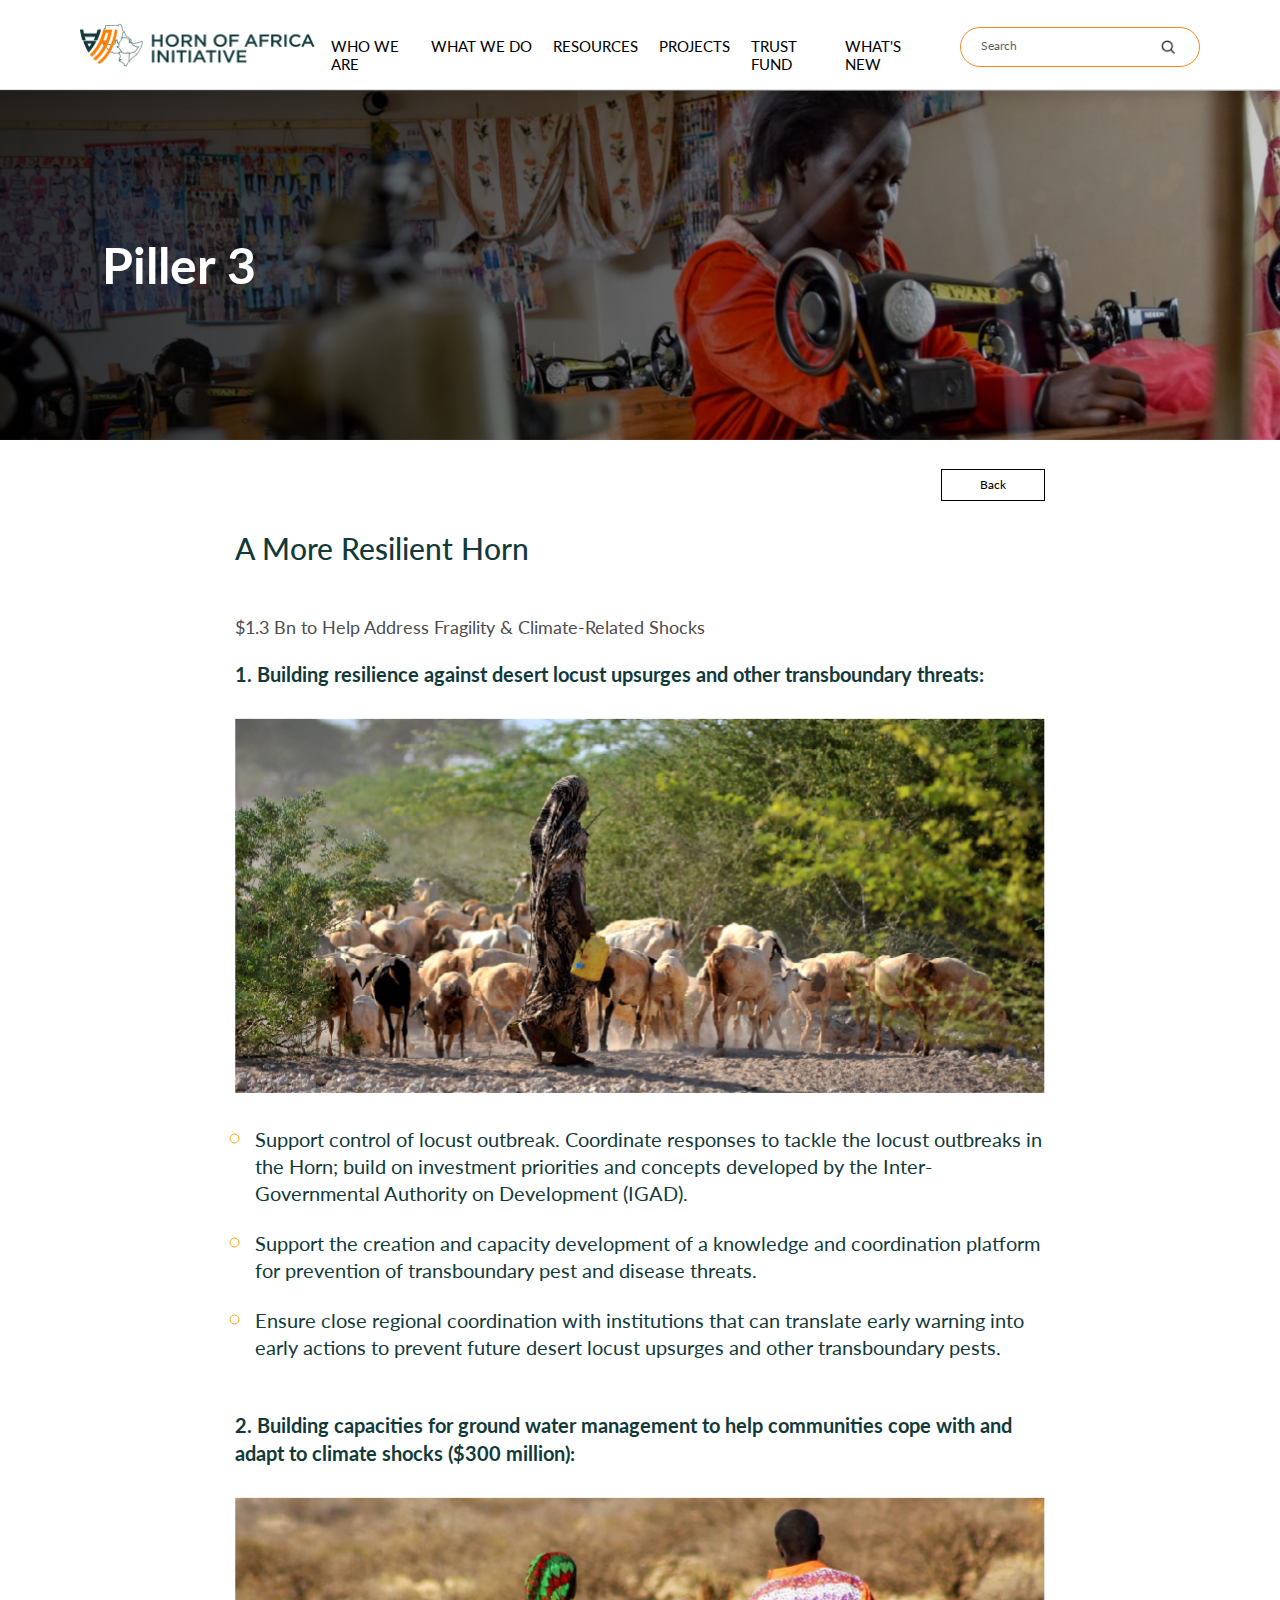
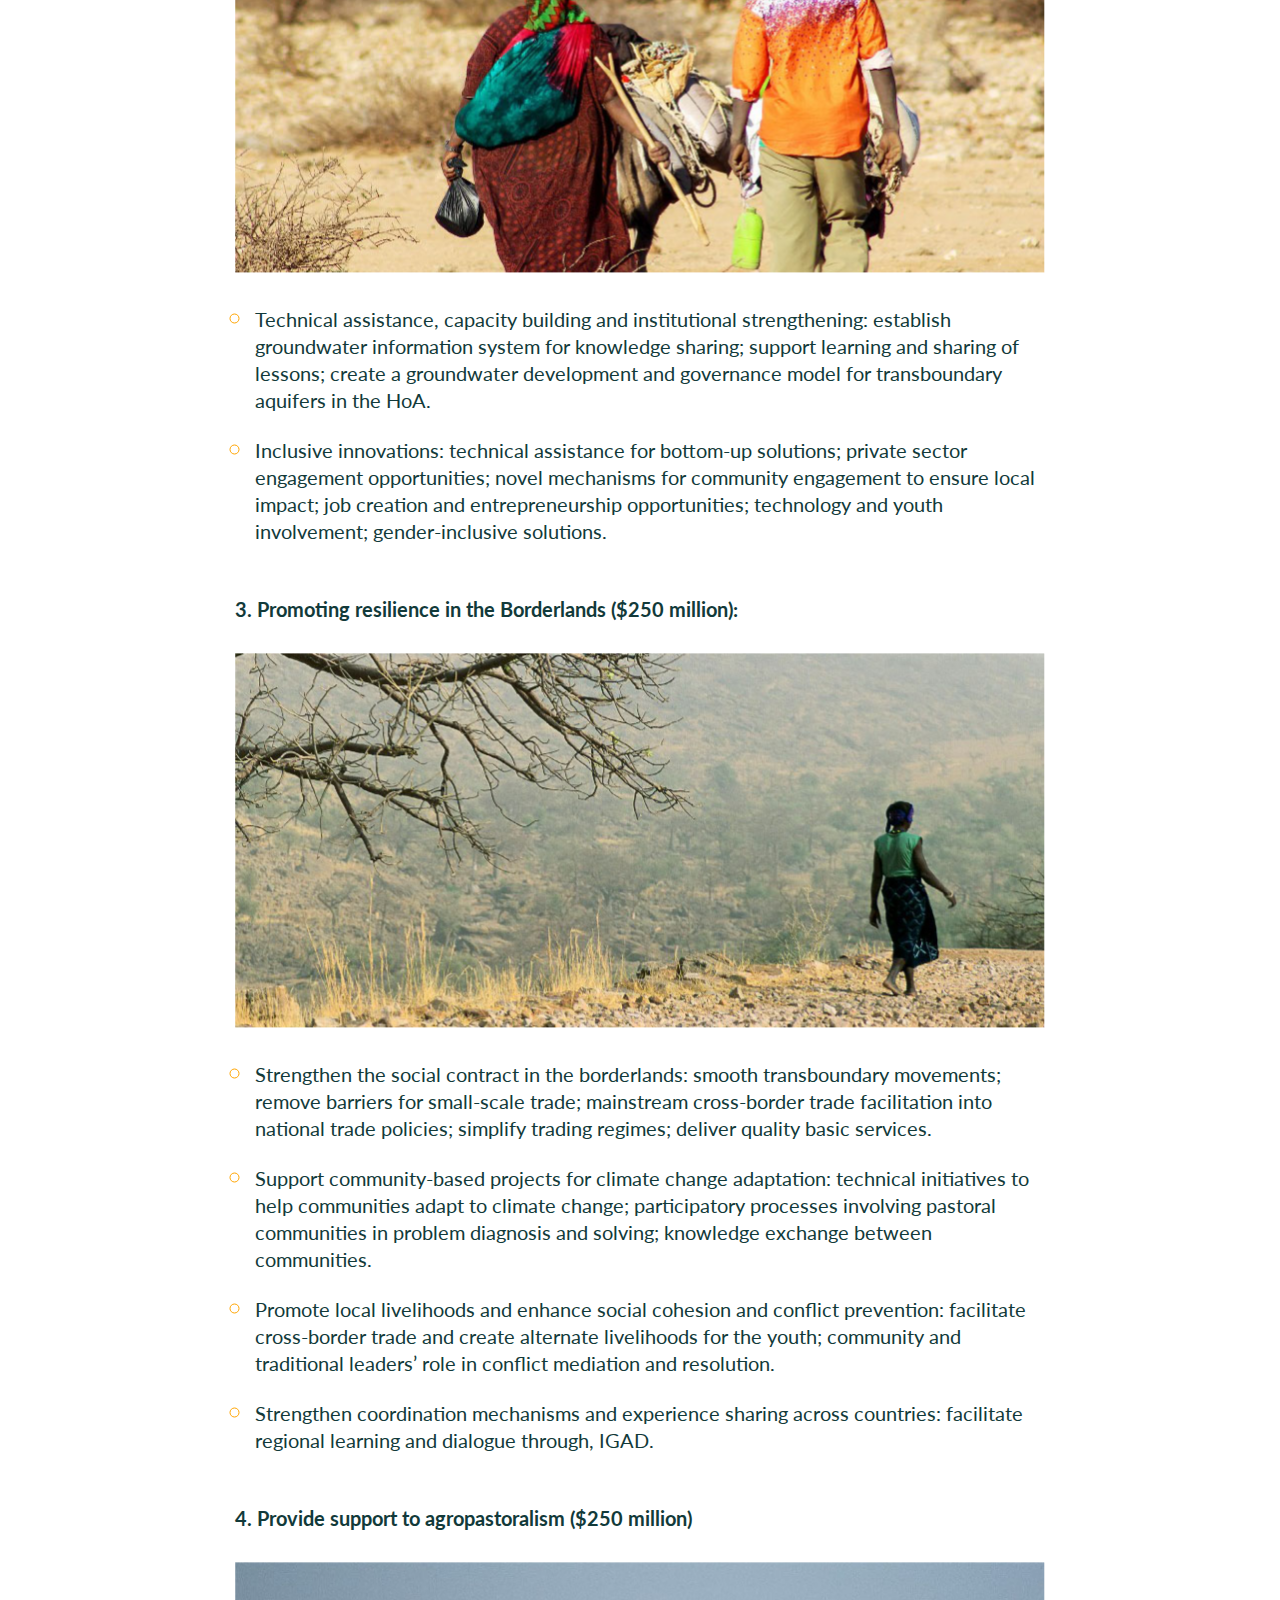
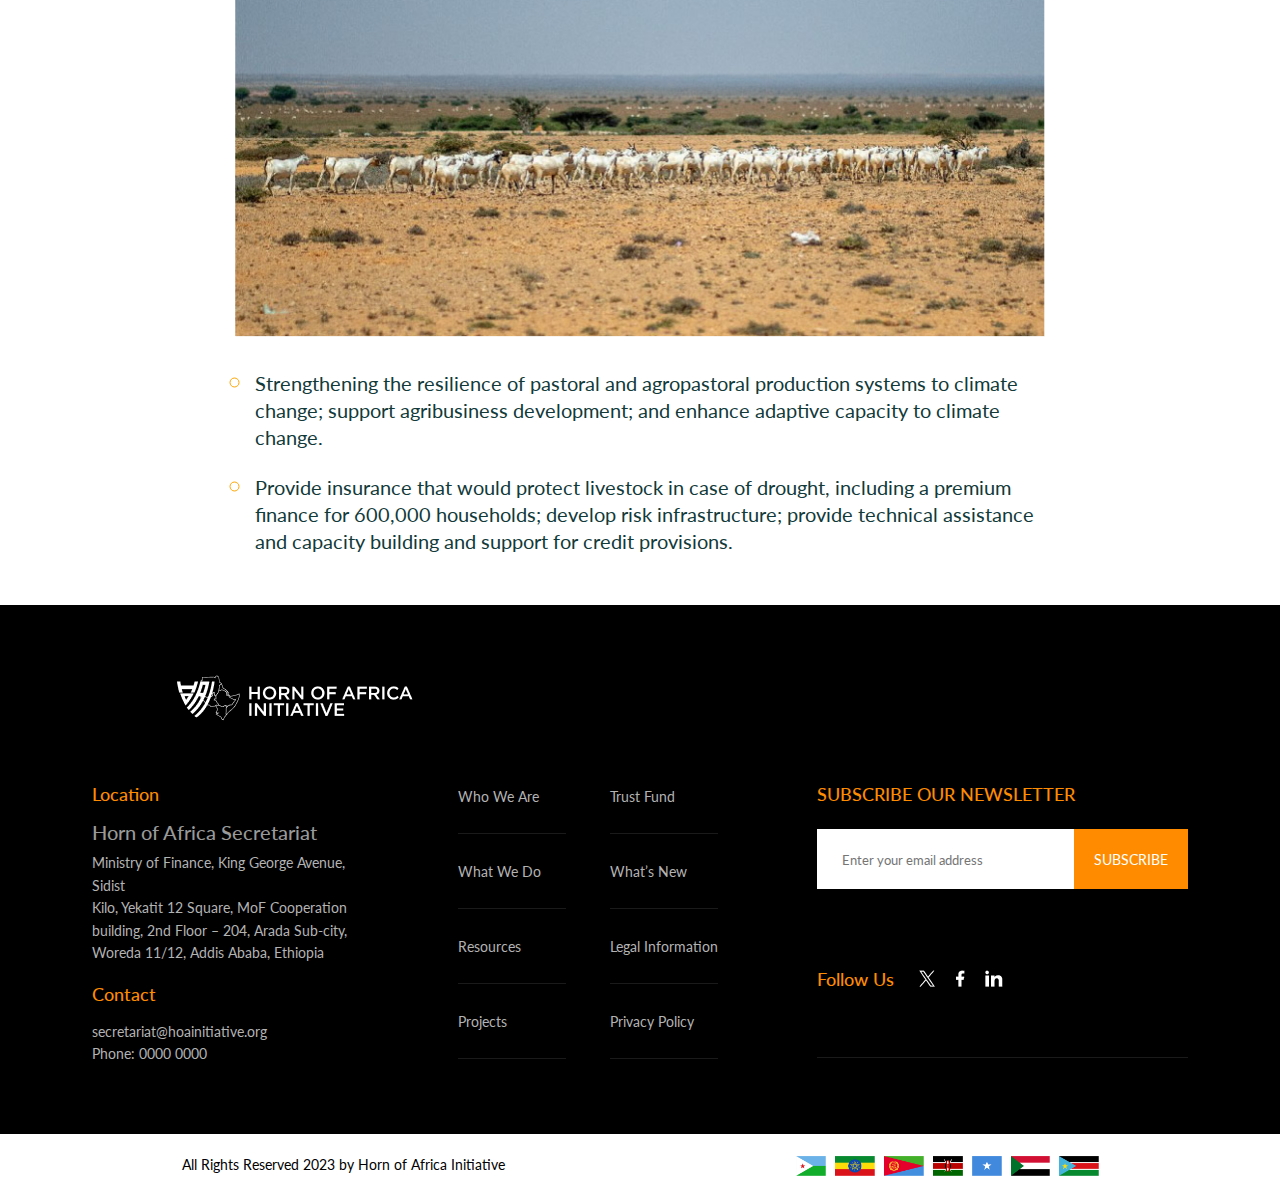
<file: piller-3.html>
<!DOCTYPE html>
<html lang="en">
  <head>
    <meta charset="UTF-8" />
    <meta name="viewport" content="width=device-width, initial-scale=1.0" />
    <title>Horn of Africa Initiative</title>
    <link
      href="https://fonts.googleapis.com/css2?family=Lato:ital,wght@0,100;0,300;0,400;0,700;0,900;1,100;1,300;1,400;1,700;1,900&family=Poppins:wght@400;700&family=Qwigley&family=Source+Sans+3:wght@400;700&display=swap"
      rel="stylesheet"
    />
    <link
      href="https://cdn.jsdelivr.net/npm/bootstrap@5.3.3/dist/css/bootstrap.min.css"
      rel="stylesheet"
    />
    <link rel="stylesheet" href="assets/css/styles.css" />
    <link rel="stylesheet" href="assets/css/who-we-are.css" />
    <link rel="stylesheet" href="assets/css/what-we-do.css" />
    <link rel="stylesheet" href="assets/css/piller.css" />
    <link rel="stylesheet" href="assets/css/header.css" />
    <link rel="stylesheet" href="assets/css/footer.css" />
    <link rel="stylesheet" href="assets/css/resposive.css" />
    <link rel="stylesheet" href="assets/css/sidebar.css" />
  </head>

  <header></header>

  <body class="main-what-we-do pillers piller3">
    <div class="banner">
      <div class="container banner-container">
        <h1>Piller 3</h1>
      </div>
    </div>

    <section>
      <div class="container piller-container">
        <div class="piller-back-btn">
          <button class="btn-primary pre-btn back-btn">Back</button>
        </div>
        <div class="piller-section-head">
          <h2>A More Resilient Horn</h2>
        </div>
        <div class="piller-block-note">
          <span class="piller-sm-note">$1.3 Bn to Help Address Fragility & Climate-Related Shocks</span>
            <div class="piller-1-text-block">
              <p class="sub-title">1. Building resilience against desert locust upsurges
                and other transboundary threats:</p>
                <img src="assets/img/what-we-do/piller3-img1.png" class="piller-img" alt="">
                <ul class="success-criteria-list">
                  <li>Support control of locust outbreak. Coordinate responses
                    to tackle the locust outbreaks in the Horn; build on
                    investment priorities and concepts developed by the
                    Inter-Governmental Authority on Development (IGAD).</li>
                  <li>Support the creation and capacity development of a
                    knowledge and coordination platform for prevention of
                    transboundary pest and disease threats.</li>
                  <li>Ensure close regional coordination with institutions that
                    can translate early warning into early actions to prevent
                    future desert locust upsurges and other transboundary
                    pests.
                  </li>
                </ul>
            </div>   

            <div class="piller-1-text-block">
              <p class="sub-title">2. Building capacities for ground water
                management to help communities cope with and adapt to climate shocks ($300 million):</p>
                <img src="assets/img/what-we-do/piller3-img2.png" class="piller-img" alt="">
                <ul class="success-criteria-list">
                  <li>Technical assistance, capacity building and
                    institutional strengthening: establish groundwater
                    information system for knowledge sharing; support learning
                    and sharing of lessons; create a groundwater development
                    and governance model for transboundary aquifers in the
                    HoA.</li>
                  <li>
                    Inclusive innovations: technical assistance for bottom-up
 solutions; private sector engagement opportunities; novel
 mechanisms for community engagement to ensure local
 impact; job creation and entrepreneurship opportunities;
 technology and youth involvement; gender-inclusive
 solutions.
                  </li>
                 
                </ul>
            
            </div>  

            <div class="piller-1-text-block">
              <p class="sub-title">3. Promoting resilience in the Borderlands ($250 million):</p>
                <img src="assets/img/what-we-do/piller3-img3.png" class="piller-img" alt="">
                <ul class="success-criteria-list">
                  <li>Strengthen the social contract in the borderlands: smooth transboundary movements; remove barriers for small-scale trade; mainstream cross-border trade facilitation into national trade policies; simplify trading regimes; deliver quality basic services.</li>
                  <li>Support community-based projects for climate change adaptation: technical initiatives to help communities adapt to climate change; participatory processes involving pastoral communities in problem diagnosis and solving; knowledge exchange between communities.</li>
                  <li>Promote local livelihoods and enhance social cohesion and conflict prevention: facilitate cross-border trade and create alternate livelihoods for the youth; community and traditional leaders’ role in conflict mediation and resolution.
                  </li>
                  <li>Strengthen coordination mechanisms and experience sharing across countries: facilitate regional learning and dialogue through, IGAD.</li>
                </ul>
            </div>  

            <div class="piller-1-text-block">
              <p class="sub-title">4. Provide support to agropastoralism ($250 million)</p>
                <img src="assets/img/what-we-do/piller3-img4.png" class="piller-img" alt="">
                <ul class="success-criteria-list">
                  <li>Strengthening the resilience of pastoral and agropastoral production systems to climate change; support agribusiness development; and enhance adaptive capacity to climate change.</li>
                  <li>Provide insurance that would protect livestock in case of drought, including a premium finance for 600,000 households; develop risk infrastructure; provide technical assistance and capacity building and support for credit provisions.</li>
                 
                </ul>
            </div>  

        </div>
      </div>
    </section>
    <footer></footer>
    <script src="assets/js/dynamicLoad.js"></script>
    <script src="assets/js/sidebar.js"></script>
    <script src="assets/js/script.js"></script>
    <script src="https://cdn.jsdelivr.net/npm/bootstrap@5.3.0/dist/js/bootstrap.bundle.min.js"></script>
  </body>
</html>
</file>
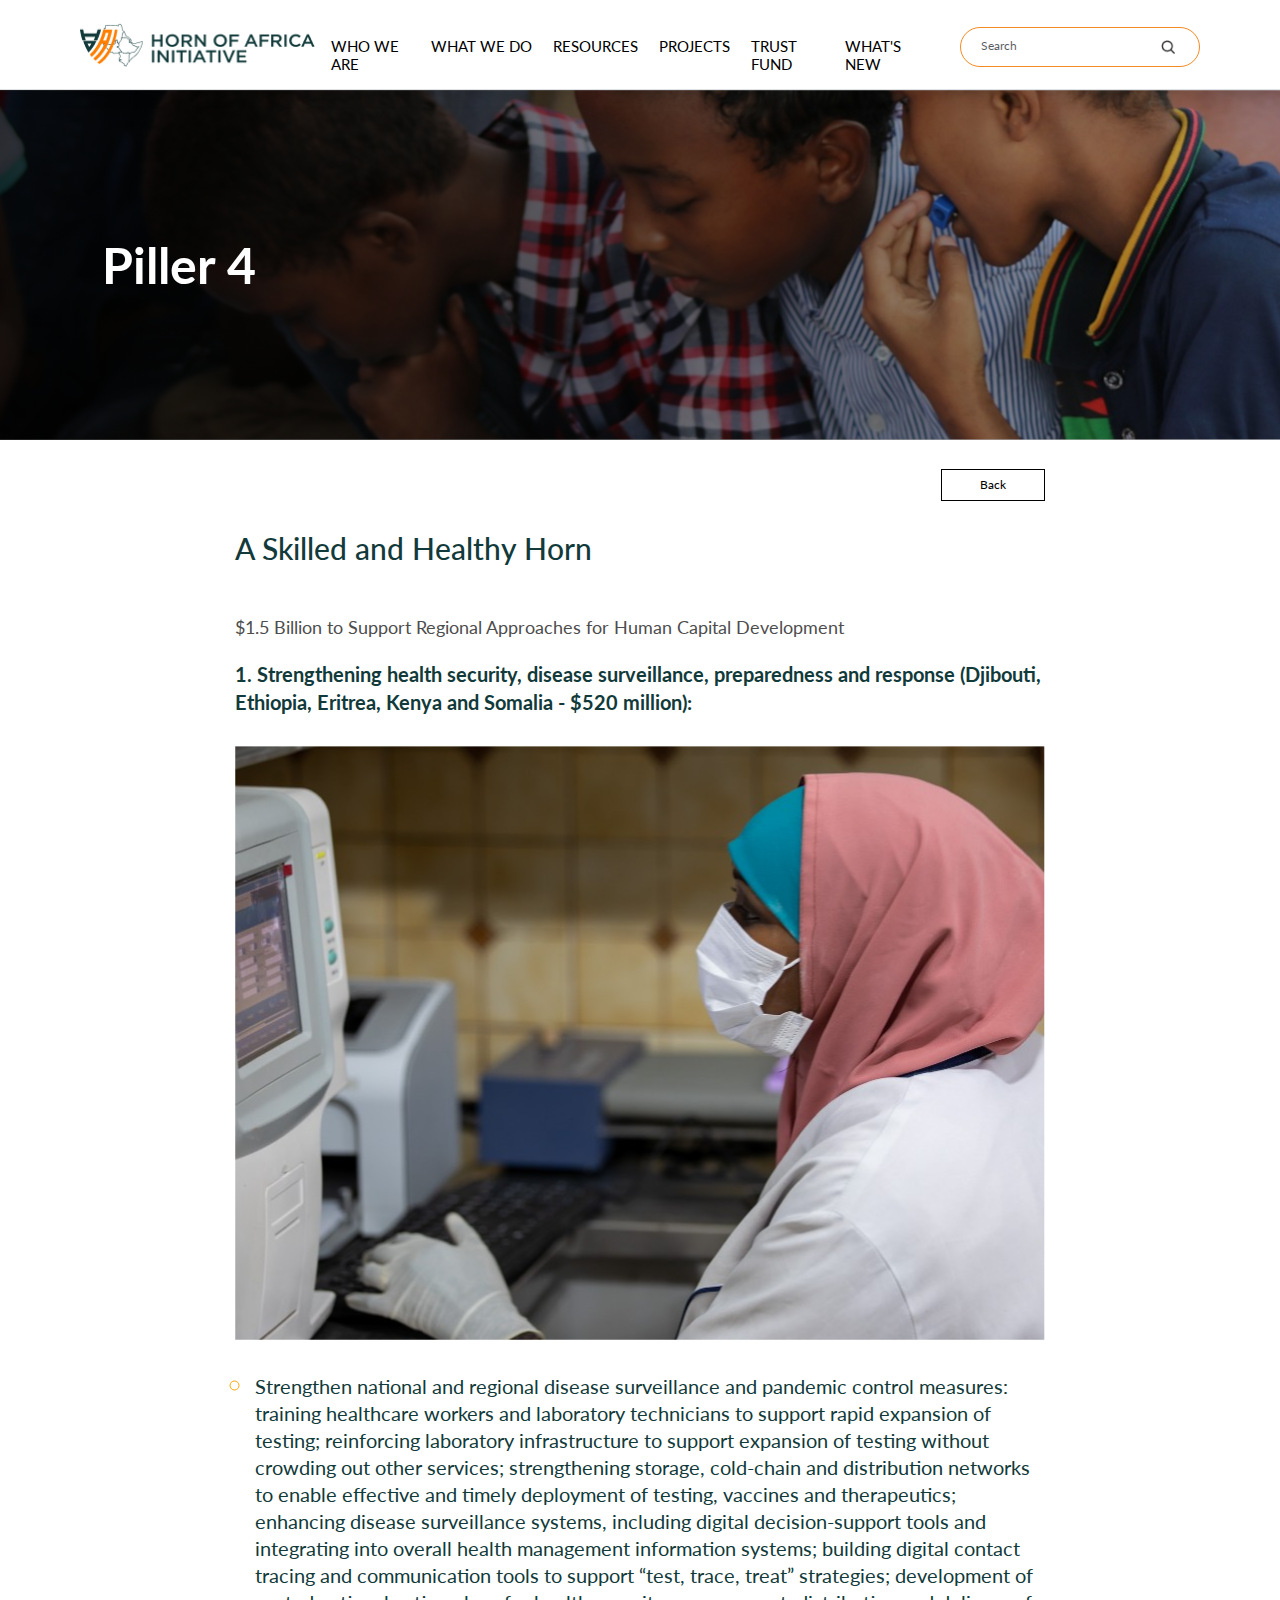
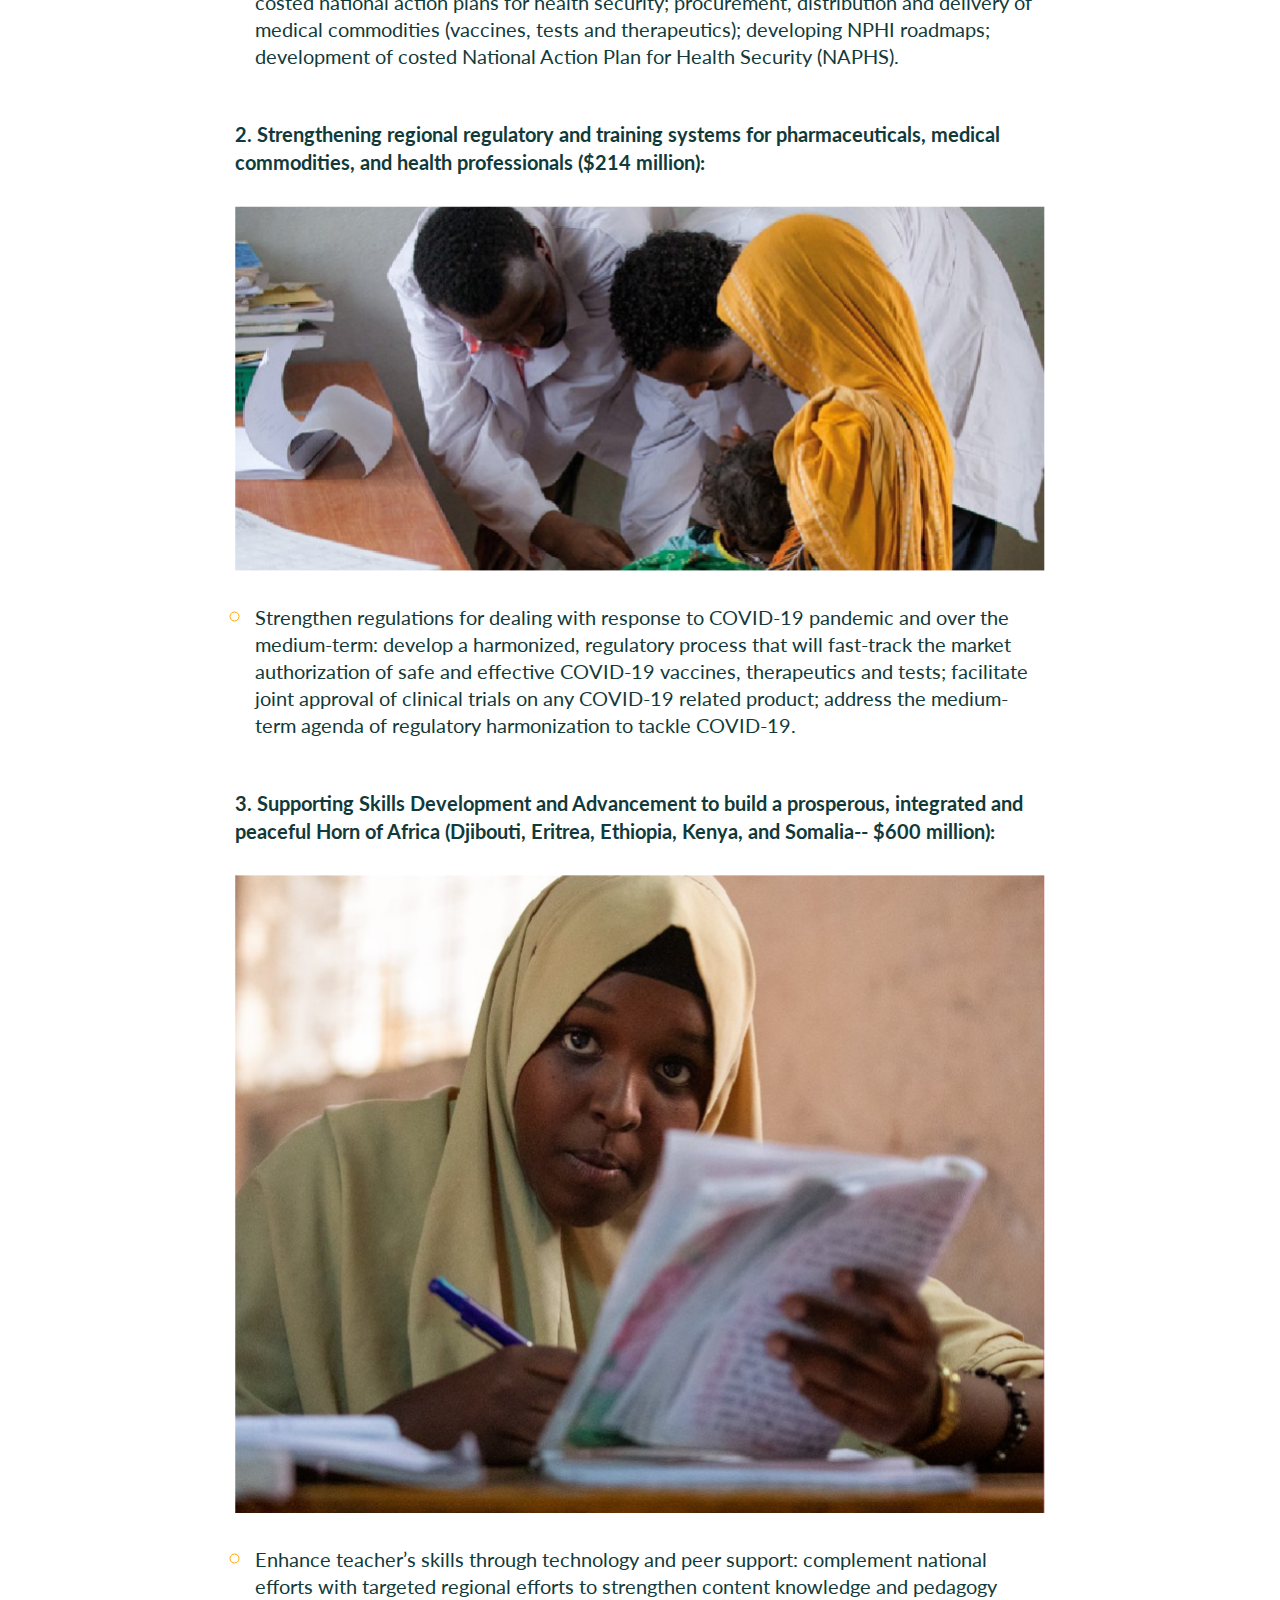
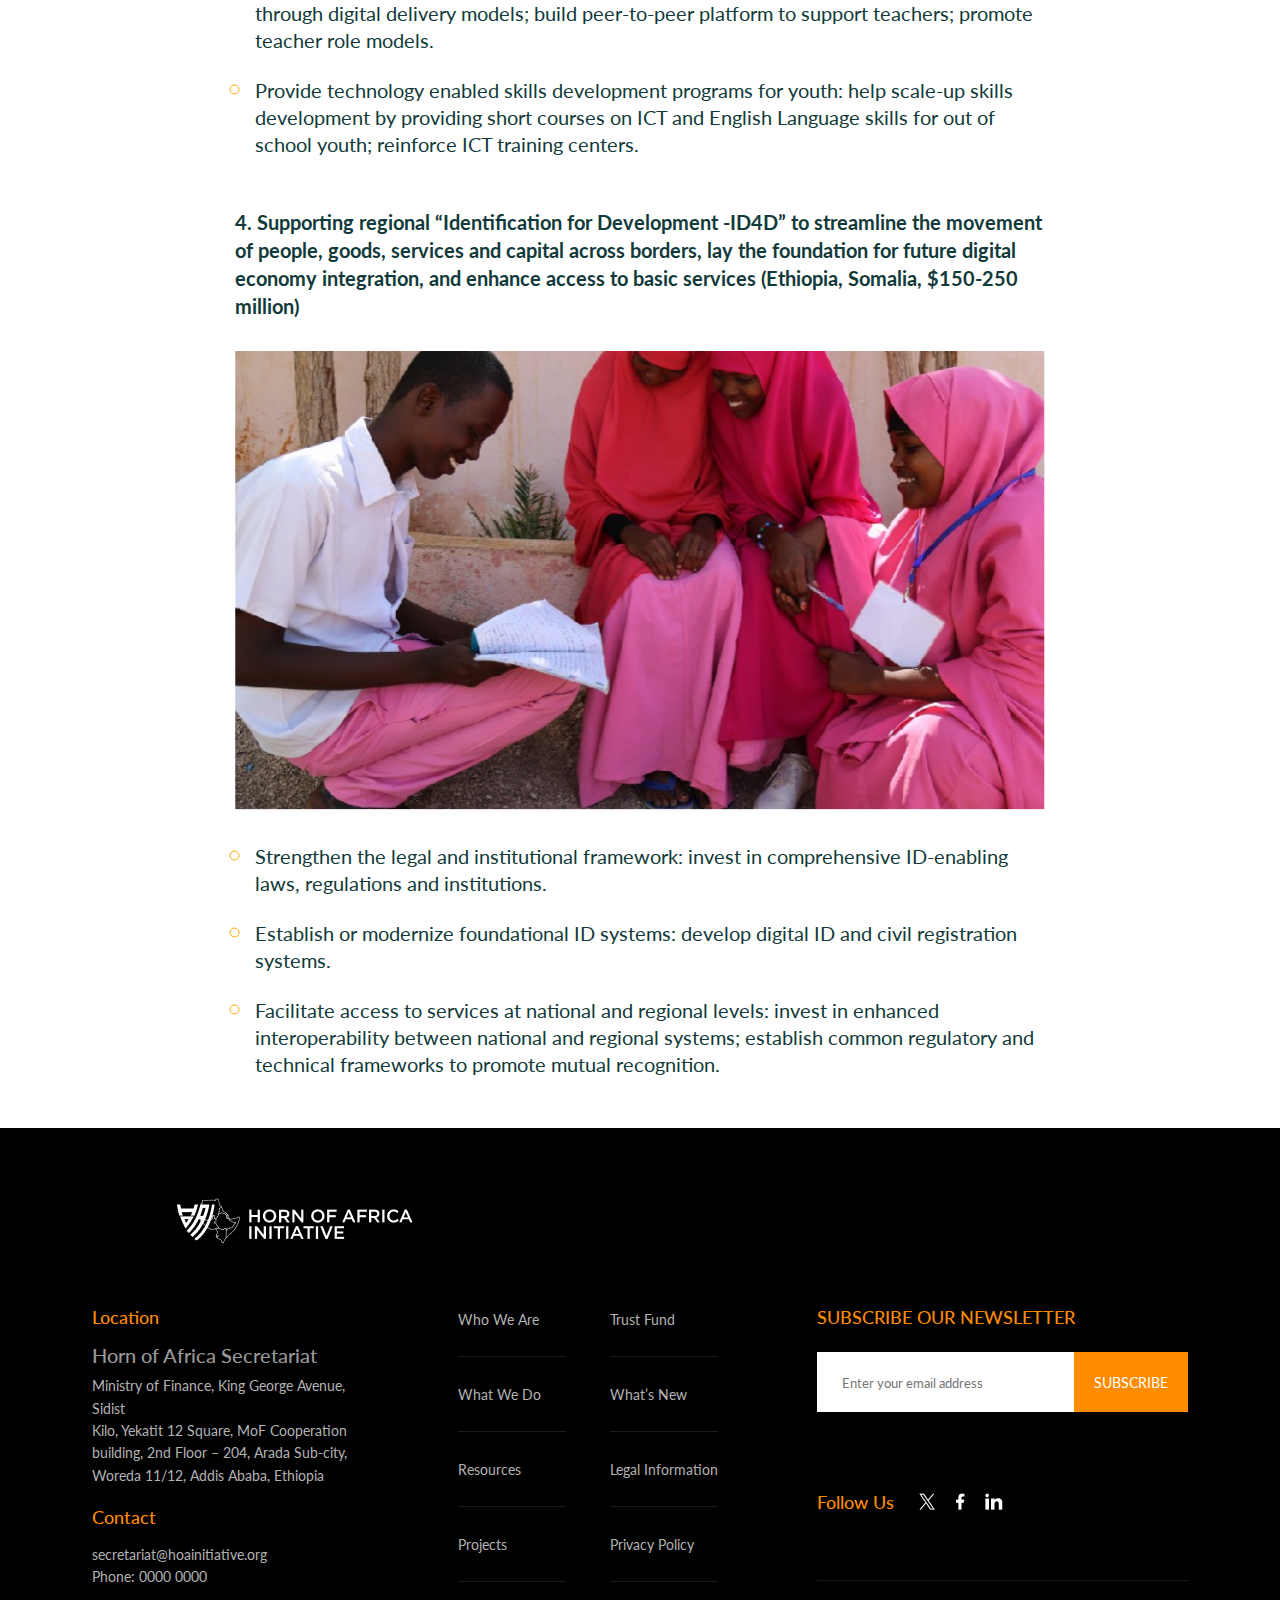
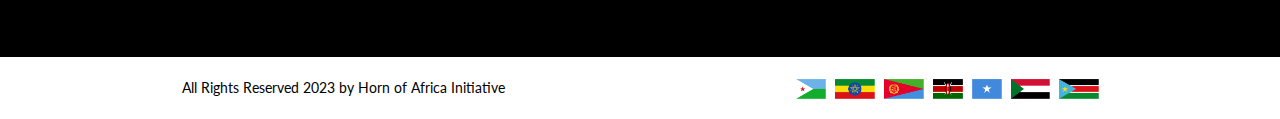
<file: piller-4.html>
<!DOCTYPE html>
<html lang="en">
  <head>
    <meta charset="UTF-8" />
    <meta name="viewport" content="width=device-width, initial-scale=1.0" />
    <title>Horn of Africa Initiative</title>
    <link
      href="https://fonts.googleapis.com/css2?family=Lato:ital,wght@0,100;0,300;0,400;0,700;0,900;1,100;1,300;1,400;1,700;1,900&family=Poppins:wght@400;700&family=Qwigley&family=Source+Sans+3:wght@400;700&display=swap"
      rel="stylesheet"
    />
    <link
      href="https://cdn.jsdelivr.net/npm/bootstrap@5.3.3/dist/css/bootstrap.min.css"
      rel="stylesheet"
    />
    <link rel="stylesheet" href="assets/css/styles.css" />
    <link rel="stylesheet" href="assets/css/who-we-are.css" />
    <link rel="stylesheet" href="assets/css/what-we-do.css" />
    <link rel="stylesheet" href="assets/css/piller.css" />
    <link rel="stylesheet" href="assets/css/header.css" />
    <link rel="stylesheet" href="assets/css/footer.css" />
    <link rel="stylesheet" href="assets/css/resposive.css" />
    <link rel="stylesheet" href="assets/css/sidebar.css" />
  </head>

  <header></header>

  <body class="main-what-we-do pillers piller4">
    <div class="banner">
      <div class="container banner-container">
        <h1>Piller 4</h1>
      </div>
    </div>

    <section>
      <div class="container piller-container">
        <div class="piller-back-btn">
          <button class="btn-primary pre-btn back-btn">Back</button>
        </div>
        <div class="piller-section-head">
          <h2>A Skilled and Healthy Horn</h2>
        </div>
        <div class="piller-block-note">
          <span class="piller-sm-note">$1.5 Billion to Support Regional Approaches
            for Human Capital Development</span>
            <div class="piller-1-text-block">
              <p class="sub-title">1. Strengthening health security, disease surveillance,
                preparedness and response (Djibouti, Ethiopia,
                Eritrea, Kenya and Somalia - $520 million):</p>
                <img src="assets/img/what-we-do/piller4-img1.png" class="piller-img" alt="">
                <ul class="success-criteria-list">
                  <li>Strengthen national and regional disease
                    surveillance and pandemic control measures:
                    training healthcare workers and laboratory technicians
                    to support rapid expansion of testing; reinforcing
                    laboratory infrastructure to support expansion of testing
                    without crowding out other services; strengthening
                    storage, cold-chain and distribution networks to enable
                    effective and timely deployment of testing, vaccines and
                    therapeutics; enhancing disease surveillance systems,
                    including digital decision-support tools and integrating
                    into overall health management information systems;
                    building digital contact tracing and communication tools to support “test, trace, treat” strategies; development
                    of costed national action plans for health security;
                    procurement, distribution and delivery of medical
                    commodities (vaccines, tests and therapeutics); developing
                    NPHI roadmaps; development of costed National Action
                    Plan for Health Security (NAPHS).</li>
                </ul>
            </div>   

            <div class="piller-1-text-block">
              <p class="sub-title">2. Strengthening regional regulatory and training
                systems for pharmaceuticals, medical commodities,
                and health professionals ($214 million):</p>
                <img src="assets/img/what-we-do/piller4-img2.png" class="piller-img" alt="">
                <ul class="success-criteria-list">
                  <li>Strengthen regulations for dealing with response
                    to COVID-19 pandemic and over the medium-term:
                    develop a harmonized, regulatory process that will fast-track
                    the market authorization of safe and effective COVID-19
                    vaccines, therapeutics and tests; facilitate joint approval of
                    clinical trials on any COVID-19 related product; address the
                    medium-term agenda of regulatory harmonization to tackle
                    COVID-19.</li>
                 
                </ul>
            
            </div>  

            <div class="piller-1-text-block">
              <p class="sub-title">3. Supporting Skills Development and Advancement to build a prosperous, integrated and peaceful Horn of Africa (Djibouti, Eritrea, Ethiopia, Kenya, and Somalia-- $600 million):</p>
                <img src="assets/img/what-we-do/piller4-img3.png" class="piller-img" alt="">
                <ul class="success-criteria-list">
                  <li>Enhance teacher’s skills through technology and peer support: complement national efforts with targeted regional efforts to strengthen content knowledge and pedagogy through digital delivery models; build peer-to-peer platform to support teachers; promote teacher role models.</li>
                  <li>Provide technology enabled skills development programs for youth: help scale-up skills development by providing short courses on ICT and English Language skills for out of school youth; reinforce ICT training centers.</li>
                 
                </ul>
            </div>  

            <div class="piller-1-text-block">
              <p class="sub-title">4. Supporting regional “Identification for Development -ID4D” to streamline the movement of people, goods, services and capital across borders, lay the foundation for future digital economy integration, and enhance access to basic services (Ethiopia, Somalia, $150-250 million)</p>
                <img src="assets/img/what-we-do/piller4-img4.png" class="piller-img" alt="">
                <ul class="success-criteria-list">
                  <li>Strengthen the legal and institutional framework: invest in comprehensive ID-enabling laws, regulations and institutions.</li>
                  <li>Establish or modernize foundational ID systems: develop digital ID and civil registration systems.</li>
                 <li>Facilitate access to services at national and regional levels: invest in enhanced interoperability between national and regional systems; establish common regulatory and technical frameworks to promote mutual recognition.</li>
                </ul>
            </div>  

        </div>
      </div>
    </section>
    <footer></footer>
    <script src="assets/js/dynamicLoad.js"></script>
    <script src="assets/js/sidebar.js"></script>
    <script src="assets/js/script.js"></script>
    <script src="https://cdn.jsdelivr.net/npm/bootstrap@5.3.0/dist/js/bootstrap.bundle.min.js"></script>
  </body>
</html>
</file>
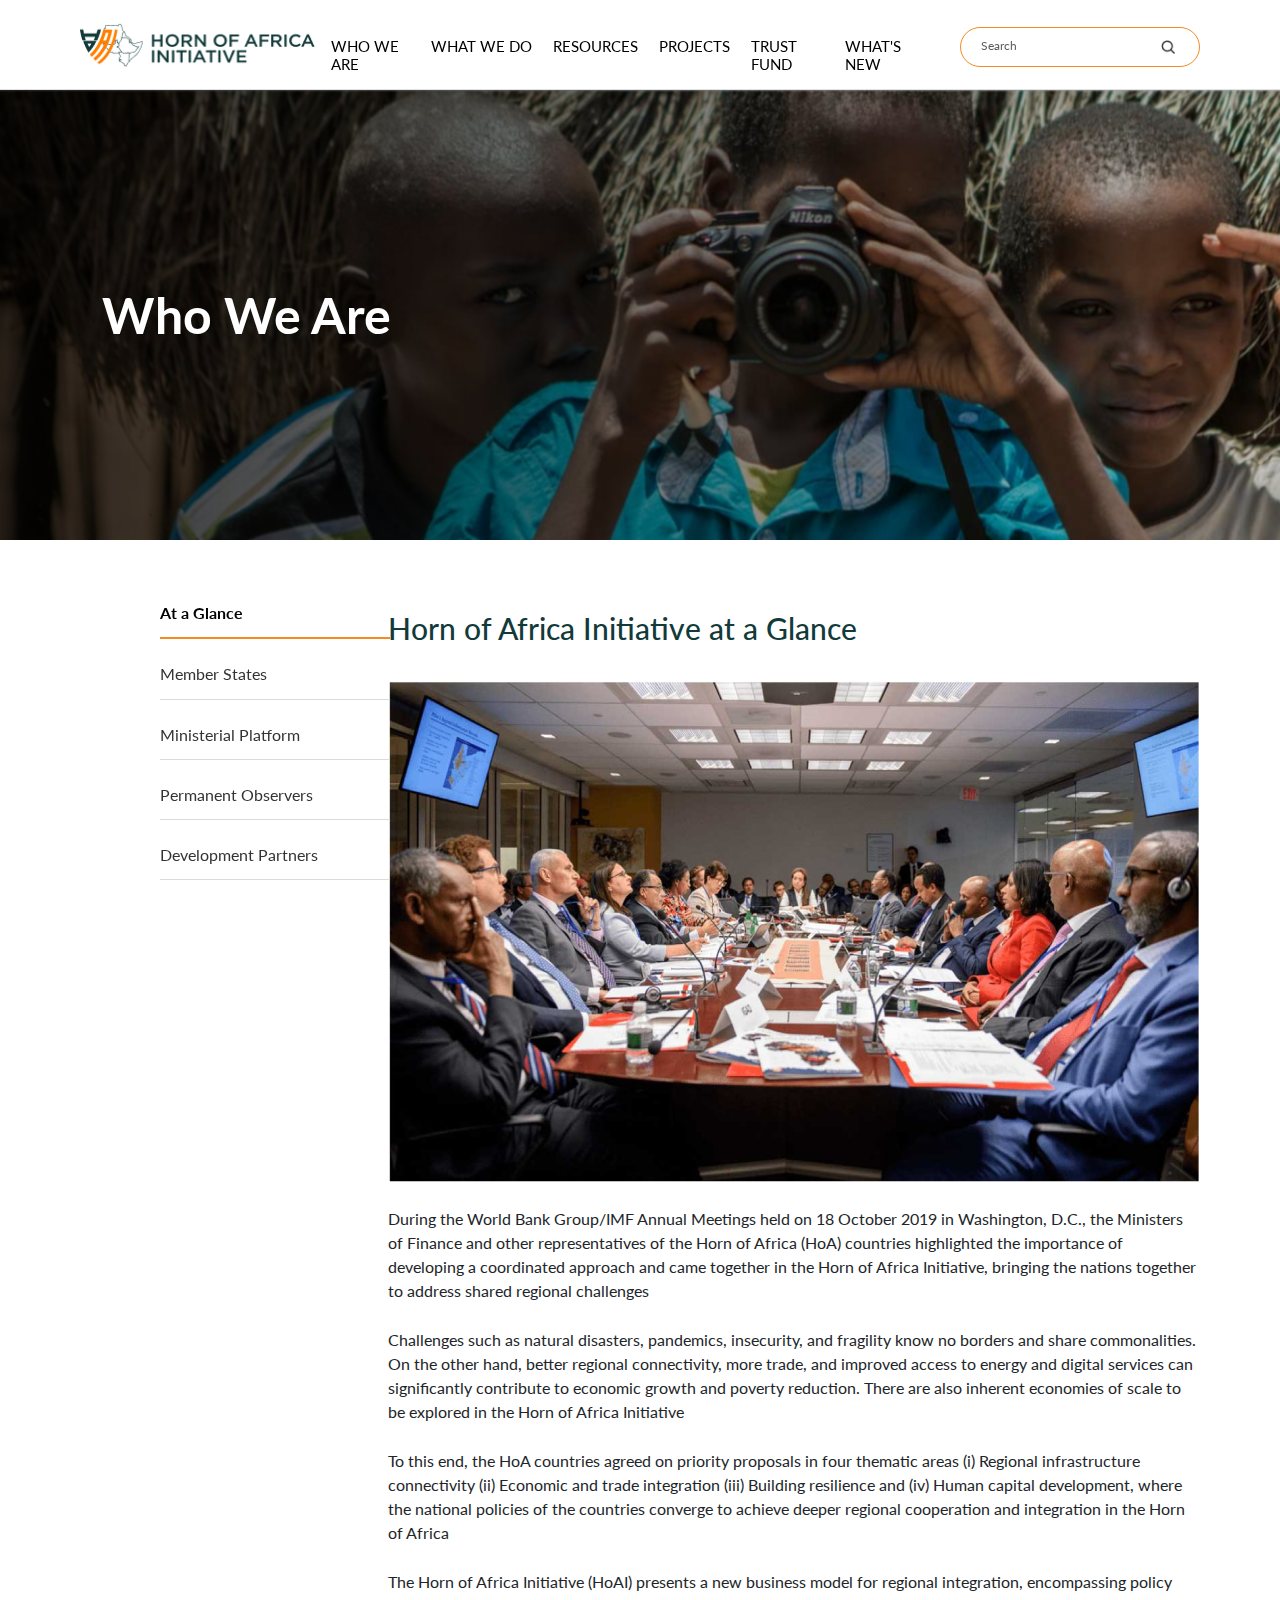
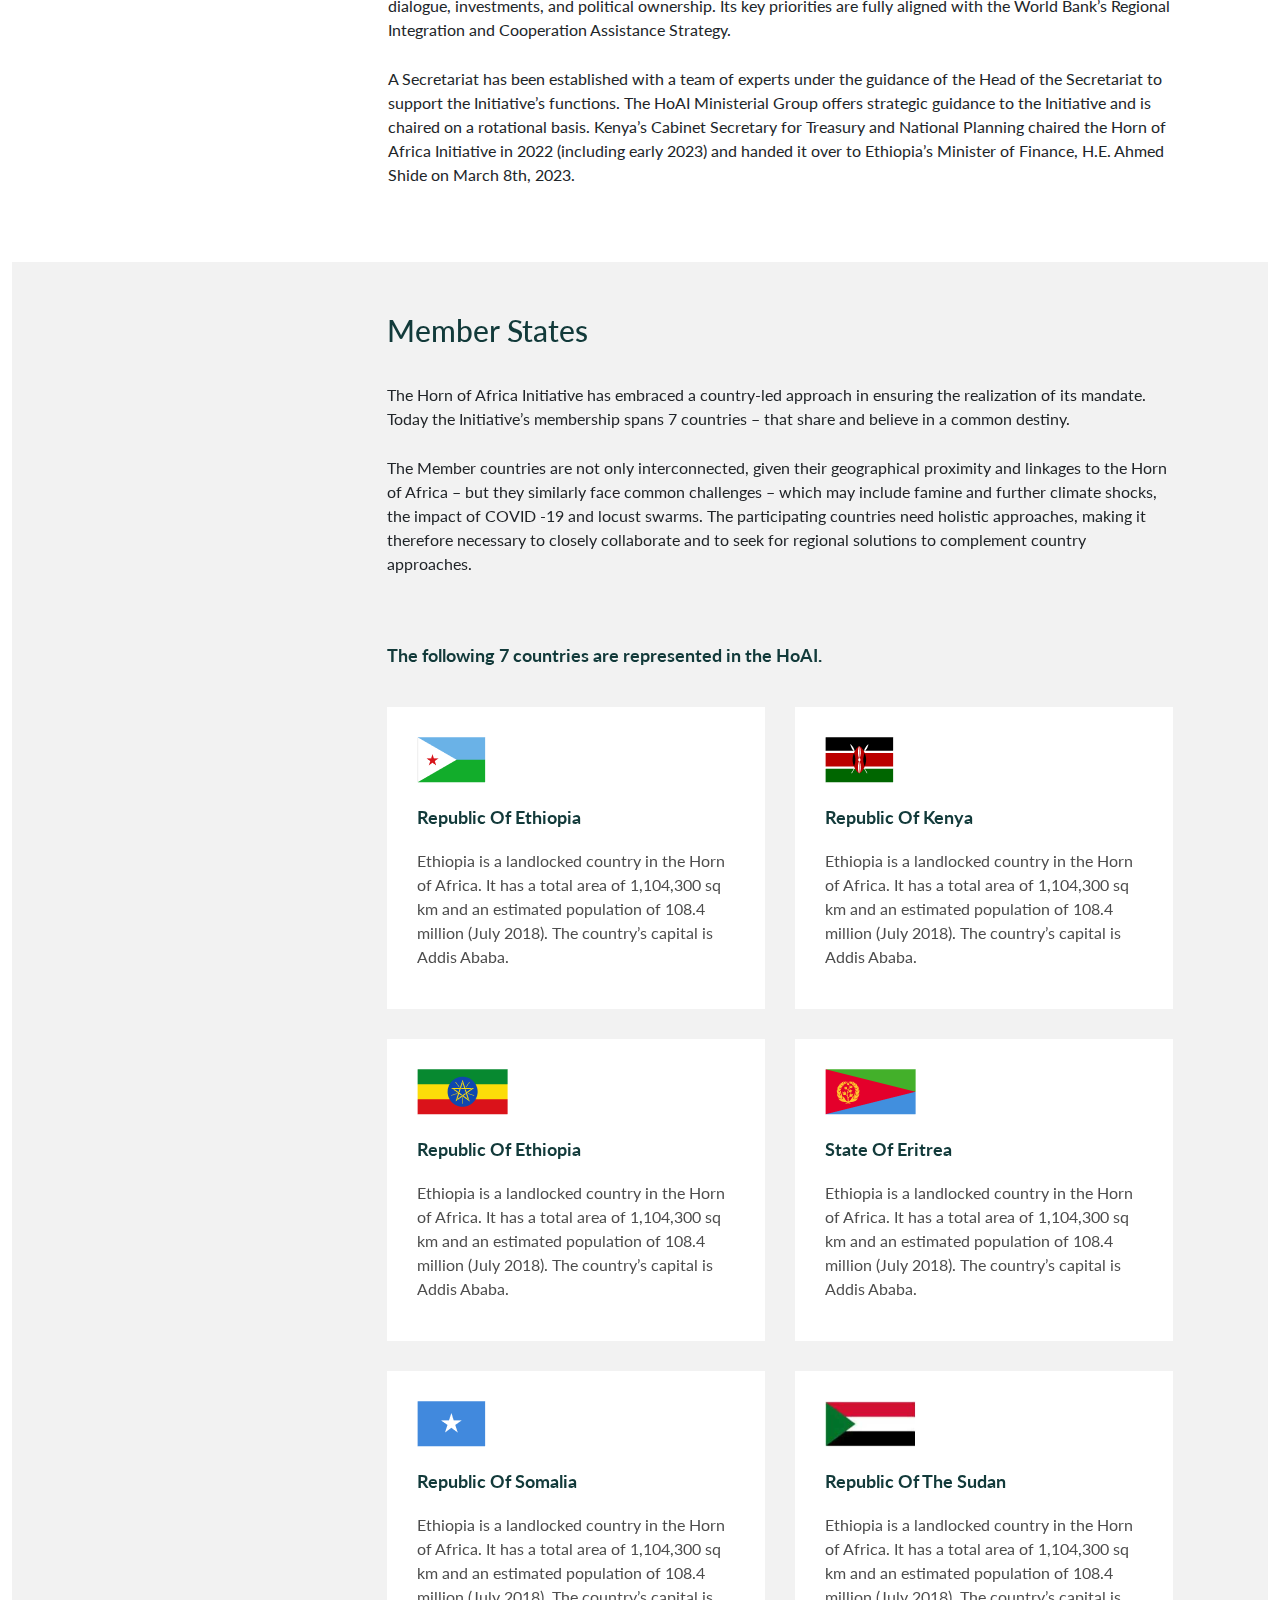
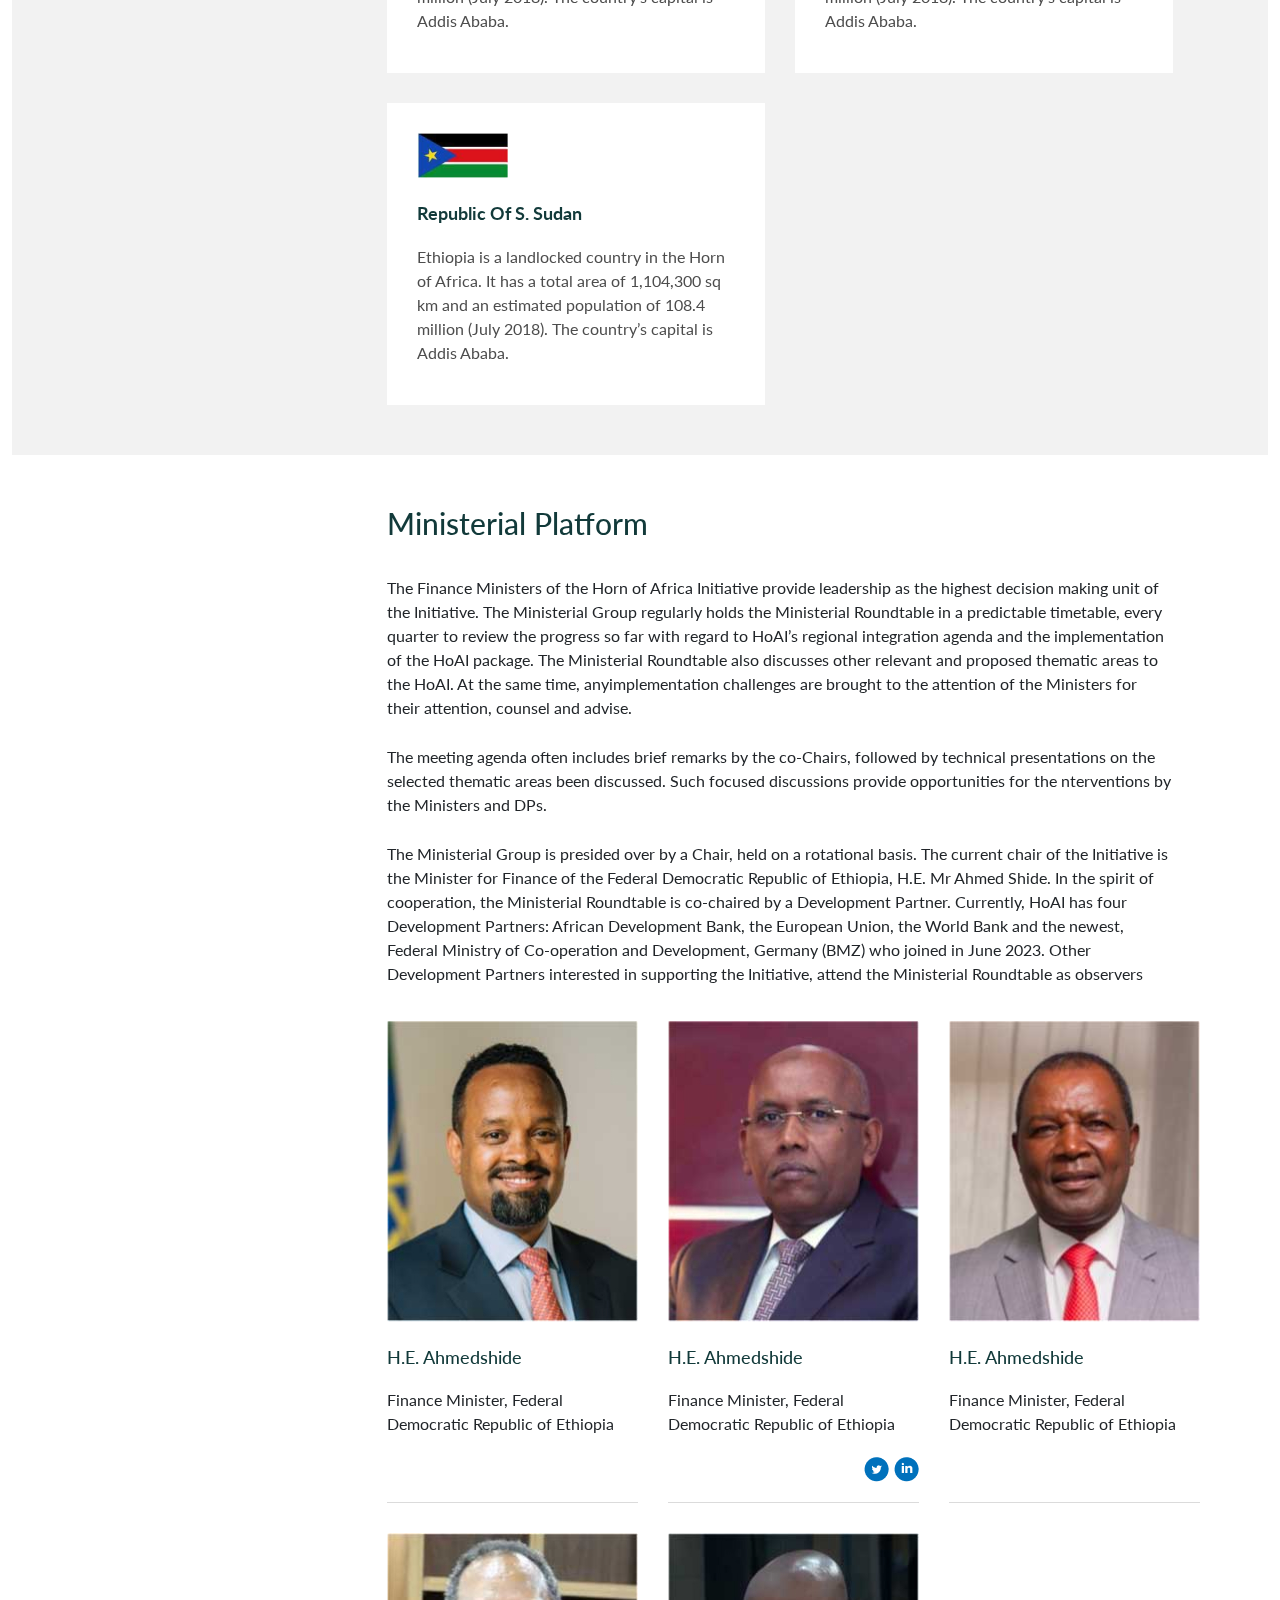
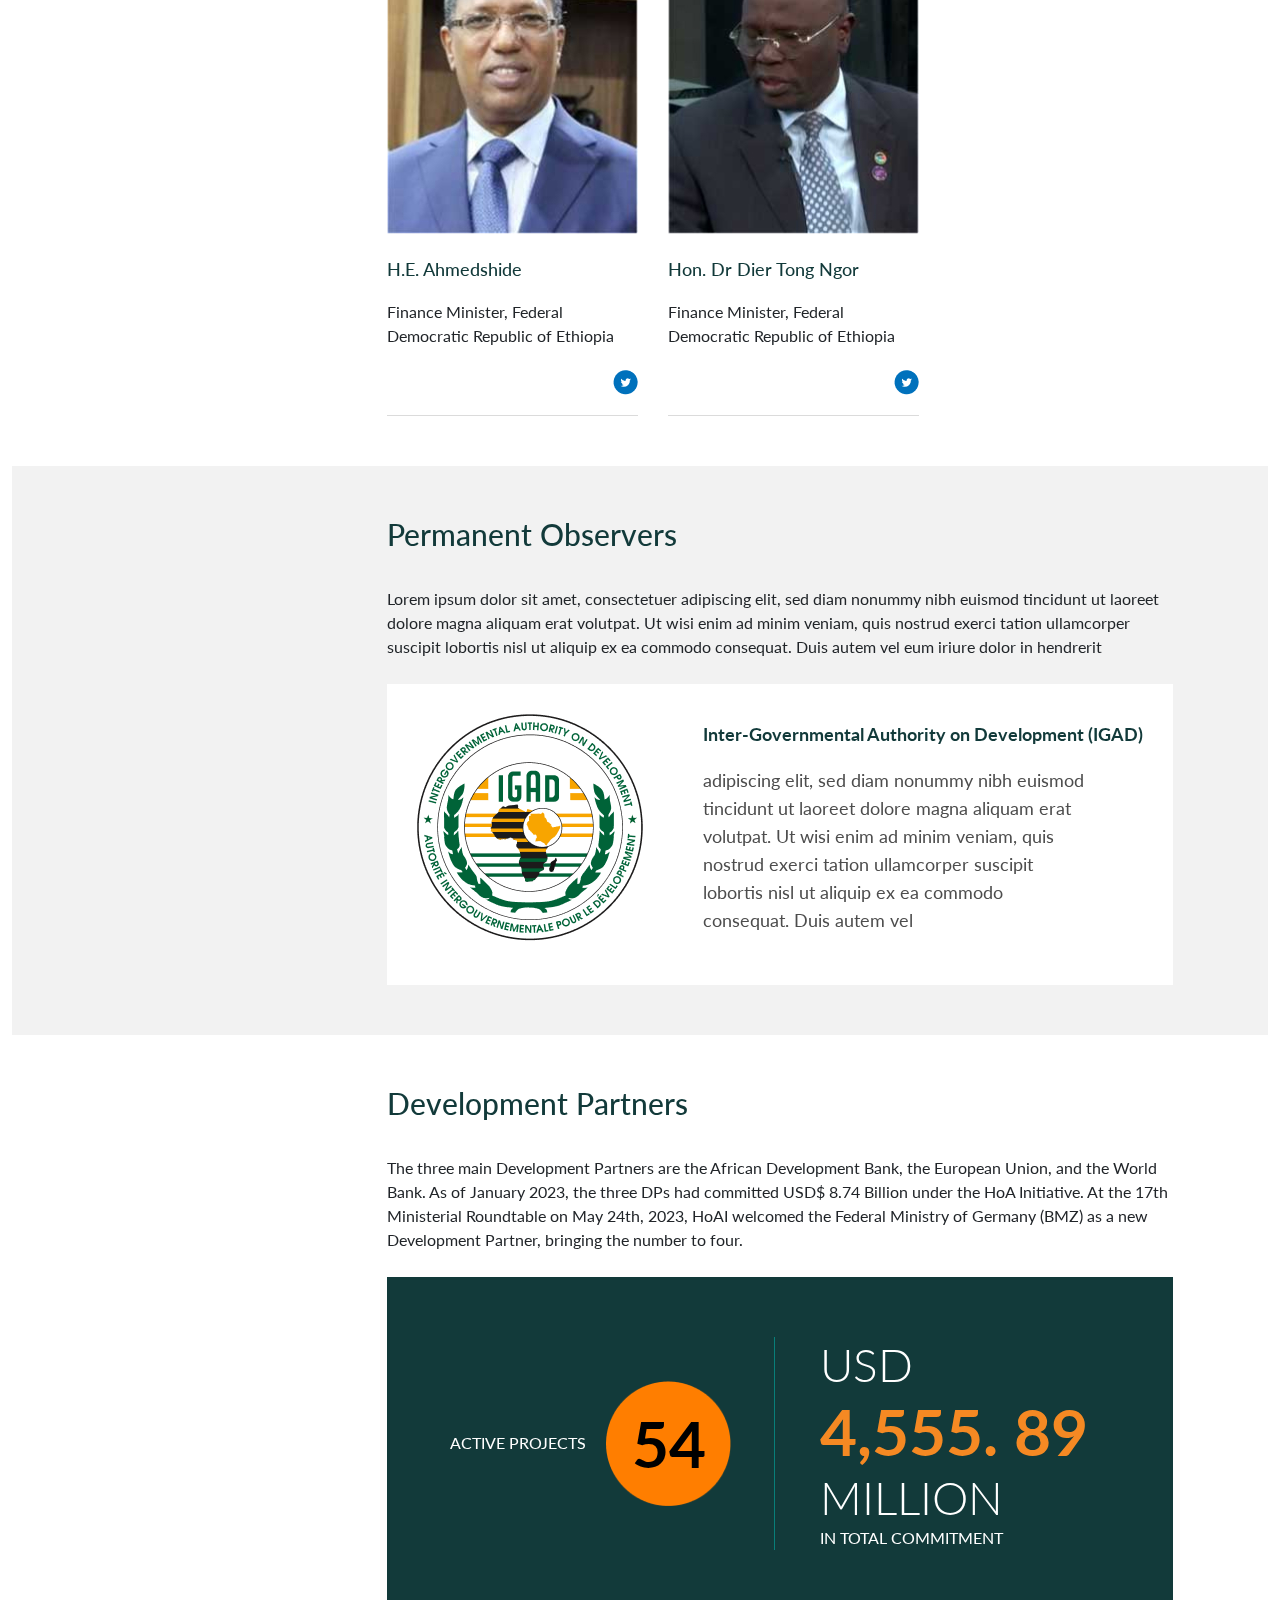
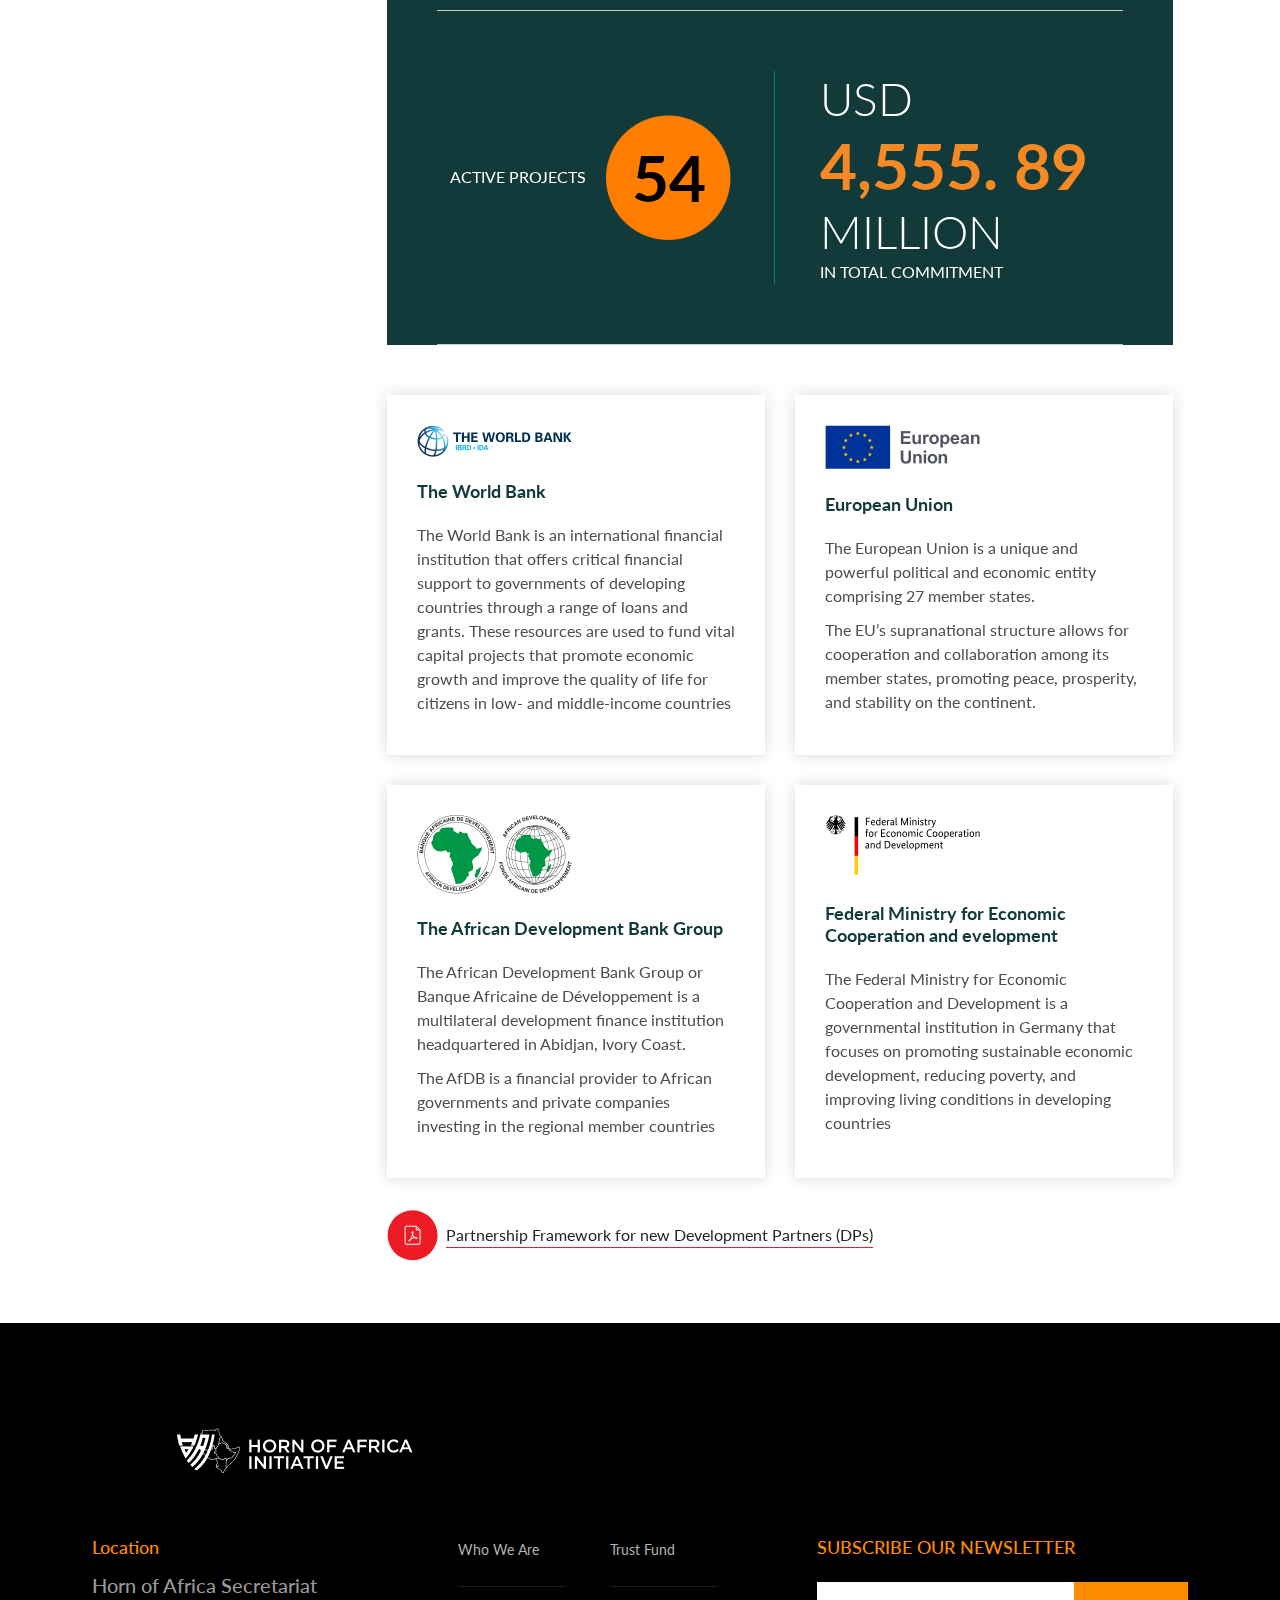
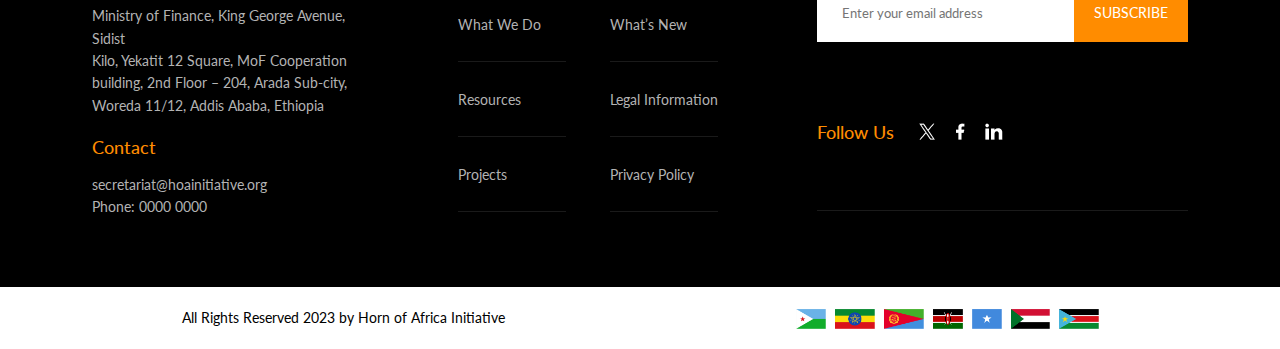
<file: what-we-are.html>
<!DOCTYPE html>
<html lang="en">

<head>
  <meta charset="UTF-8" />
  <meta name="viewport" content="width=device-width, initial-scale=1.0" />
  <title>Horn of Africa Initiative</title>
  <link
    href="https://fonts.googleapis.com/css2?family=Lato:ital,wght@0,100;0,300;0,400;0,700;0,900;1,100;1,300;1,400;1,700;1,900&family=Poppins:wght@400;700&family=Qwigley&family=Source+Sans+3:wght@400;700&display=swap"
    rel="stylesheet" />
  <link href="https://cdn.jsdelivr.net/npm/bootstrap@5.3.3/dist/css/bootstrap.min.css" rel="stylesheet" />
  <link rel="stylesheet" href="assets/css/styles.css" />
  <link rel="stylesheet" href="assets/css/who-we-are.css" />
  <link rel="stylesheet" href="assets/css/header.css" />
  <link rel="stylesheet" href="assets/css/footer.css" />
  <link rel="stylesheet" href="assets/css/resposive.css" />
  <link rel="stylesheet" href="assets/css/sidebar.css" />
</head>

<body class="who-we-are-main fixed-filter">
  <header></header>

  <div class="banner common-banner-wrapper">
    <div class="container banner-container">
      <h1>Who We Are</h1>
    </div>
  </div>
  <div class="container-fluid">

    <aside class="sidebar">
      <ul class="nav-sidebar common-left-aside">
        <li><a href="#section1" class="menu-item">At a Glance</a></li>
        <li> <a href="#section2" class="menu-item">Member States</a></li>
        <li> <a href="#section3" class="menu-item">Ministerial Platform</a></li>
        <li><a href="#section4" class="menu-item">Permanent Observers</a></li>
        <li><a href="#section5" class="menu-item">Development Partners</a></li>
      </ul>
    </aside>
    <!-- Glance --------------------------------------->
    <section id="section1" class="content-section common-right-content">
      <div class="container glance-container">
        <div class="section-content">
          <h1 class="section-heading">Horn of Africa Initiative at a Glance</h1>
          <div class="glance-contents">
            <img src="assets/img/what-we-do/glance.jpg" alt="" />
          </div>
          <div class="glance-contents">
            <p>
              During the World Bank Group/IMF Annual Meetings held on 18 October
              2019 in Washington, D.C., the Ministers of Finance and other
              representatives of the Horn of Africa (HoA) countries highlighted
              the importance of developing a coordinated approach and came
              together in the Horn of Africa Initiative, bringing the nations
              together to address shared regional challenges
            </p>
            <p>
              Challenges such as natural disasters, pandemics, insecurity, and
              fragility know no borders and share commonalities. On the other
              hand, better regional connectivity, more trade, and improved
              access to energy and digital services can significantly contribute
              to economic growth and poverty reduction. There are also inherent
              economies of scale to be explored in the Horn of Africa Initiative
            </p>
            <p>
              To this end, the HoA countries agreed on priority proposals in
              four thematic areas (i) Regional infrastructure connectivity (ii)
              Economic and trade integration (iii) Building resilience and (iv)
              Human capital development, where the national policies of the
              countries converge to achieve deeper regional cooperation and
              integration in the Horn of Africa
            </p>
            <p>
              The Horn of Africa Initiative (HoAI) presents a new business model
              for regional integration, encompassing policy dialogue,
              investments, and political ownership. Its key priorities are fully
              aligned with the World Bank’s Regional Integration and Cooperation
              Assistance Strategy.
            </p>
            <p>
              A Secretariat has been established with a team of experts under
              the guidance of the Head of the Secretariat to support the
              Initiative’s functions. The HoAI Ministerial Group offers
              strategic guidance to the Initiative and is chaired on a
              rotational basis. Kenya’s Cabinet Secretary for Treasury and
              National Planning chaired the Horn of Africa Initiative in 2022
              (including early 2023) and handed it over to Ethiopia’s Minister
              of Finance, H.E. Ahmed Shide on March 8th, 2023.
            </p>
          </div>
        </div>
      </div>
    </section>

    <!-- Member States --------------------------------->
    <section  id="section2" class="member-state content-section">
      <div class="container member-states-container container-common-width">
        <h1 class="section-heading">Member States</h1>
        <div class="member-states-cont">
          <p>
            The Horn of Africa Initiative has embraced a country-led approach in
            ensuring the realization of its mandate. Today the Initiative’s
            membership spans 7 countries – that share and believe in a common
            destiny.
          </p>
          <p>
            The Member countries are not only interconnected, given their
            geographical proximity and linkages to the Horn of Africa – but they
            similarly face common challenges – which may include famine and
            further climate shocks, the impact of COVID -19 and locust swarms.
            The participating countries need holistic approaches, making it
            therefore necessary to closely collaborate and to seek for regional
            solutions to complement country approaches.
          </p>
        </div>
        <div class="member-states-countries">
          <h5>The following 7 countries are represented in the HoAI.</h5>
          <div class="following-country-card">
            <!-- card 1 -->
            <div class="country-card">
              <div class="card-img">
                <img src="assets/img/what-we-do/we-flag-1.png" alt="" />
              </div>
              <div class="card-content">
                <div class="country-name">
                  <h6>Republic Of Ethiopia</h6>
                  <p>
                    Ethiopia is a landlocked country in the Horn of Africa. It
                    has a total area of 1,104,300 sq km and an estimated
                    population of 108.4 million (July 2018). The country’s
                    capital is Addis Ababa.
                  </p>
                </div>
              </div>
            </div>
            <!-- Card 2 -->
            <div class="country-card">
              <div class="card-img">
                <img src="assets/img/what-we-do/we-flag-2.png" alt="" />
              </div>
              <div class="card-content">
                <div class="country-name">
                  <h6>Republic Of Kenya</h6>
                  <p>
                    Ethiopia is a landlocked country in the Horn of Africa. It
                    has a total area of 1,104,300 sq km and an estimated
                    population of 108.4 million (July 2018). The country’s
                    capital is Addis Ababa.
                  </p>
                </div>
              </div>
            </div>
            <!-- card 3 -->
            <div class="country-card">
              <div class="card-img">
                <img src="assets/img/what-we-do/we-flag-3.png" alt="" />
              </div>
              <div class="card-content">
                <div class="country-name">
                  <h6>Republic Of Ethiopia</h6>
                  <p>
                    Ethiopia is a landlocked country in the Horn of Africa. It
                    has a total area of 1,104,300 sq km and an estimated
                    population of 108.4 million (July 2018). The country’s
                    capital is Addis Ababa.
                  </p>
                </div>
              </div>
            </div>
            <!-- card 4 -->
            <div class="country-card">
              <div class="card-img">
                <img src="assets/img/what-we-do/we-flag-4.png" alt="" />
              </div>
              <div class="card-content">
                <div class="country-name">
                  <h6>State Of Eritrea</h6>
                  <p>
                    Ethiopia is a landlocked country in the Horn of Africa. It
                    has a total area of 1,104,300 sq km and an estimated
                    population of 108.4 million (July 2018). The country’s
                    capital is Addis Ababa.
                  </p>
                </div>
              </div>
            </div>
            <!-- card 5 -->
            <div class="country-card">
              <div class="card-img">
                <img src="assets/img/what-we-do/we-flag-5.png" alt="" />
              </div>
              <div class="card-content">
                <div class="country-name">
                  <h6>Republic Of Somalia</h6>
                  <p>
                    Ethiopia is a landlocked country in the Horn of Africa. It
                    has a total area of 1,104,300 sq km and an estimated
                    population of 108.4 million (July 2018). The country’s
                    capital is Addis Ababa.
                  </p>
                </div>
              </div>
            </div>
            <!-- card 6 -->
            <div class="country-card">
              <div class="card-img">
                <img src="assets/img/what-we-do/we-flag-6.png" alt="" />
              </div>
              <div class="card-content">
                <div class="country-name">
                  <h6>Republic Of The Sudan</h6>
                  <p>
                    Ethiopia is a landlocked country in the Horn of Africa. It
                    has a total area of 1,104,300 sq km and an estimated
                    population of 108.4 million (July 2018). The country’s
                    capital is Addis Ababa.
                  </p>
                </div>
              </div>
            </div>
            <!-- card 7 -->
            <div class="country-card">
              <div class="card-img">
                <img src="assets/img/what-we-do/we-flag-7.png" alt="" />
              </div>
              <div class="card-content">
                <div class="country-name">
                  <h6>Republic Of S. Sudan</h6>
                  <p>
                    Ethiopia is a landlocked country in the Horn of Africa. It
                    has a total area of 1,104,300 sq km and an estimated
                    population of 108.4 million (July 2018). The country’s
                    capital is Addis Ababa.
                  </p>
                </div>
              </div>
            </div>
          </div>
        </div>
      </div>
    </section>
    <!-- Ministerial Platform -------------->
    <section id="section3" class="ministerial-platform content-section">
      <div class="container container-common-width">
        <h1 class="section-heading">Ministerial Platform</h1>
        <div class="ministerial-platform-para">
          <p>
            The Finance Ministers of the Horn of Africa Initiative provide
            leadership as the highest decision making unit of the Initiative.
            The Ministerial Group regularly holds the Ministerial Roundtable in
            a predictable timetable, every quarter to review the progress so far
            with regard to HoAI’s regional integration agenda and the
            implementation of the HoAI package. The Ministerial Roundtable also
            discusses other relevant and proposed thematic areas to the HoAI. At
            the same time, anyimplementation challenges are brought to the
            attention of the Ministers for their attention, counsel and advise.
          </p>
          <p>
            The meeting agenda often includes brief remarks by the co-Chairs,
            followed by technical presentations on the selected thematic areas
            been discussed. Such focused discussions provide opportunities for
            the nterventions by the Ministers and DPs.
          </p>
          <p>
            The Ministerial Group is presided over by a Chair, held on a
            rotational basis. The current chair of the Initiative is the
            Minister for Finance of the Federal Democratic Republic of Ethiopia,
            H.E. Mr Ahmed Shide. In the spirit of cooperation, the Ministerial
            Roundtable is co-chaired by a Development Partner. Currently, HoAI
            has four Development Partners: African Development Bank, the
            European Union, the World Bank and the newest, Federal Ministry of
            Co-operation and Development, Germany (BMZ) who joined in June 2023.
            Other Development Partners interested in supporting the Initiative,
            attend the Ministerial Roundtable as observers
          </p>
        </div>

        <div class="ministerial-member-card">
          <!-- Card 1 -->
          <div class="ministerial-member">
            <div class="ministerial-member-img">
              <img src="assets/img/what-we-do/member-1.jpg" alt="" />
            </div>
            <div class="ministerial-member-details">
              <h6>H.E. Ahmedshide</h6>
              <p>Finance Minister, Federal Democratic Republic of Ethiopia</p>
            </div>
            <div class="m-social-icon"></div>
          </div>
          <!-- Card 2 -->
          <div class="ministerial-member">
            <div class="ministerial-member-img">
              <img src="assets/img/what-we-do/member-2.jpg" alt="" />
            </div>
            <div class="ministerial-member-details">
              <h6>H.E. Ahmedshide</h6>
              <p>Finance Minister, Federal Democratic Republic of Ethiopia</p>
            </div>
            <div class="m-social-icon">
              <span><img src="assets/img/what-we-do/x.png" alt="" /></span>
              <span><img src="assets/img/what-we-do/in.png" alt="" /></span>
            </div>
          </div>
          <!-- Card 3 -->
          <div class="ministerial-member">
            <div class="ministerial-member-img">
              <img src="assets/img/what-we-do/member-3.png" alt="" />
            </div>
            <div class="ministerial-member-details">
              <h6>H.E. Ahmedshide</h6>
              <p>Finance Minister, Federal Democratic Republic of Ethiopia</p>
            </div>
            <div class="m-social-icon"></div>
          </div>
          <!-- Card 4 -->
          <div class="ministerial-member">
            <div class="ministerial-member-img">
              <img src="assets/img/what-we-do/member-4.jpg" alt="" />
            </div>
            <div class="ministerial-member-details">
              <h6>H.E. Ahmedshide</h6>
              <p>Finance Minister, Federal Democratic Republic of Ethiopia</p>
            </div>
            <div class="m-social-icon">
              <span><img src="assets/img/what-we-do/x.png" alt="" /></span>
            </div>
          </div>
          <!-- Card 5 -->
          <div class="ministerial-member">
            <div class="ministerial-member-img">
              <img src="assets/img/what-we-do/member-5.jpg" alt="" />
            </div>
            <div class="ministerial-member-details">
              <h6>Hon. Dr Dier Tong Ngor</h6>
              <p>Finance Minister, Federal Democratic Republic of Ethiopia</p>
            </div>
            <div class="m-social-icon">
              <span><img src="assets/img/what-we-do/x.png" alt="" /></span>
            </div>
          </div>
        </div>
      </div>
    </section>
    <!-- Permenmt ------------------------>
    <section id="section4" class="member-state permenmt content-section">
      <div class="container member-states-container container-common-width">
        <h1 class="section-heading">Permanent Observers</h1>
        <div class="member-states-cont">
          <p>
            Lorem ipsum dolor sit amet, consectetuer adipiscing elit, sed diam
            nonummy nibh euismod tincidunt ut laoreet dolore magna aliquam erat
            volutpat. Ut wisi enim ad minim veniam, quis nostrud exerci tation
            ullamcorper suscipit lobortis nisl ut aliquip ex ea commodo
            consequat. Duis autem vel eum iriure dolor in hendrerit
          </p>
        </div>
        <div class="following-country-card permenmt-card">
          <!-- card 1 -->
          <div class="country-card permenmt-card-sub">
            <div class="card-img">
              <img src="assets/img/what-we-do/logo-g.png" alt="" />
            </div>
            <div class="card-content">
              <div class="country-name permenmt-card-cont">
                <h6>Inter-Governmental Authority on Development (IGAD)</h6>
                <p>
                  adipiscing elit, sed diam nonummy nibh euismod tincidunt ut
                  laoreet dolore magna aliquam erat volutpat. Ut wisi enim ad
                  minim veniam, quis nostrud exerci tation ullamcorper suscipit
                  lobortis nisl ut aliquip ex ea commodo consequat. Duis autem
                  vel
                </p>
              </div>
            </div>
          </div>
        </div>
      </div>
    </section>
    <!-- Development Partners -->
    <section  id="section5" class="member-state development-partners content-section">
      <div class="container member-states-container container-common-width">
        <h1 class="section-heading">Development Partners</h1>
        <div class="member-states-cont">
          <p>
            The three main Development Partners are the African Development
            Bank, the European Union, and the World Bank. As of January 2023,
            the three DPs had committed USD$ 8.74 Billion under the HoA
            Initiative. At the 17th Ministerial Roundtable on May 24th, 2023,
            HoAI welcomed the Federal Ministry of Germany (BMZ) as a new
            Development Partner, bringing the number to four.
          </p>
        </div>
        <!-- Green Card -->
        <div class="development-partners-green-card">
          <div class="active-project">
            <div class="active-project-count">
              <p>ACTIVE PROJECTS</p>
              <span>54</span>
            </div>
            <div class="active-project-total">
              <p>USD</p>
              <span class="color-text">4,555. 89</span>
              <p>MILLION</p>
              <span>IN TOTAL COMMITMENT</span>
            </div>
          </div>
          <!-- Pipline -->
          <div class="active-project">
            <div class="active-project-count">
              <p>ACTIVE PROJECTS</p>
              <span>54</span>
            </div>
            <div class="active-project-total">
              <p>USD</p>
              <span class="color-text">4,555. 89</span>
              <p>MILLION</p>
              <span>IN TOTAL COMMITMENT</span>
            </div>
          </div>
        </div>
        <div class="member-states-countries">
          <div class="following-country-card">
            <!-- card 1 -->
            <div class="country-card">
              <div class="card-img">
                <img src="assets/img/what-we-do/countries-1.png" alt="" />
              </div>
              <div class="card-content">
                <div class="country-name">
                  <h6>The World Bank</h6>
                  <p>
                    The World Bank is an international financial institution
                    that offers critical financial support to governments of
                    developing countries through a range of loans and grants.
                    These resources are used to fund vital capital projects that
                    promote economic growth and improve the quality of life for
                    citizens in low- and middle-income countries
                  </p>
                </div>
              </div>
            </div>
            <!-- Card 2 -->
            <div class="country-card">
              <div class="card-img">
                <img src="assets/img/what-we-do/countries-2.png" alt="" />
              </div>
              <div class="card-content">
                <div class="country-name">
                  <h6>European Union</h6>
                  <p>
                    The European Union is a unique and powerful political and
                    economic entity comprising 27 member states.
                  </p>
                  <p>
                    The EU’s supranational structure allows for cooperation and
                    collaboration among its member states, promoting peace,
                    prosperity, and stability on the continent.
                  </p>
                </div>
              </div>
            </div>
            <!-- card 3 -->
            <div class="country-card">
              <div class="card-img">
                <img src="assets/img/what-we-do/countries-3.png" alt="" />
              </div>
              <div class="card-content">
                <div class="country-name">
                  <h6>The African Development Bank Group</h6>
                  <p>
                    The African Development Bank Group or Banque Africaine de
                    Développement is a multilateral development finance
                    institution headquartered in Abidjan, Ivory Coast.
                  </p>
                  <p>
                    The AfDB is a financial provider to African governments and
                    private companies investing in the regional member countries
                  </p>
                </div>
              </div>
            </div>
            <!-- card 4 -->
            <div class="country-card">
              <div class="card-img">
                <img src="assets/img/what-we-do/countries-4.png" alt="" />
              </div>
              <div class="card-content">
                <div class="country-name">
                  <h6>
                    Federal Ministry for Economic Cooperation and evelopment
                  </h6>
                  <p>
                    The Federal Ministry for Economic Cooperation and
                    Development is a governmental institution in Germany that
                    focuses on promoting sustainable economic development,
                    reducing poverty, and improving living conditions in
                    developing countries
                  </p>
                </div>
              </div>
            </div>
          </div>
        </div>
        <div class="development-partners-pdf">
          <img src="assets/img/what-we-do/Frame.svg" alt="" />
          <p>Partnership Framework for new Development Partners (DPs)</p>
        </div>
      </div>
    </section>
  </div>
  <!-- Footer -->
  <footer class="site-footer footer">
    <div class="container">
      <div class="row">
        <!-- Logo and Address Section -->
        <div class="col-md-12 m-by footer-logo-sec">
          <div class="footer-logo">
            <img src="assets/img/footer-logo.png" alt="Horn of Africa Initiative Logo">
          </div>
        </div>
      </div>
      <div class="row footer-collection">
        <div class="col-md-4 footer-location-align tab-width">
          <div class="footer-location">
            <h4>Location</h4>
            <h5>Horn of Africa Secretariat</h5>
            <p>
              Ministry of Finance, King George Avenue, Sidist<br>
              Kilo, Yekatit 12 Square, MoF Cooperation <br>
              building, 2nd Floor – 204, Arada Sub-city, <br>
              Woreda 11/12, Addis Ababa, Ethiopia
            </p>
          </div>
          <div class="footer-contact">
            <h4>Contact</h4>
            <p>secretariat@hoainitiative.org<br>Phone: 0000 0000</p>
          </div>
        </div>
        <!-- Quick Links Section -->
        <div class="col-md-4 tab-width quick-links-section">
          <div class="quick-links">
            <ul class="footer-links">
              <li><a href="#">Who We Are</a></li>
              <li><a href="#">What We Do</a></li>
              <li><a href="#">Resources</a></li>
              <li><a href="#">Projects</a></li>
            </ul>
            <ul class="footer-links">
              <li><a href="#">Trust Fund</a></li>
              <li><a href="#">What’s New</a></li>
              <li><a href="#">Legal Information</a></li>
              <li><a href="#">Privacy Policy</a></li>
            </ul>
          </div>
        </div>
        <!-- Newsletter Section -->
        <div class="col-md-4 tab-width-subscribe">
          <div class="subscribe">
            <h4>SUBSCRIBE OUR NEWSLETTER</h4>
          </div>
          <form class="newsletter-form">
            <input type="email" placeholder="Enter your email address" required>
            <button type="submit">SUBSCRIBE</button>
          </form>
          <div class="social-icons">
            <h4>Follow Us</h4>
            <div class="social-img">
              <a href="#"><img src="assets/img/x.png" alt="Twitter"></a>
              <a href="#"><img src="assets/img/f.png" alt="Facebook"></a>
              <a href="#"><img src="assets/img/in.png" alt="LinkedIn"></a>
            </div>
          </div>
        </div>
      </div>

    </div>
    </div>
    <div class="container-fluid copyrights">
      <div class="container">
        <div class="footer-bottom">
          <div class="copy-rights">
            <p>All Rights Reserved 2023 by Horn of Africa Initiative</p>
          </div>
          <div class="country-flags">
            <img src="assets/img/flag-1.png" alt="Country Flag">
            <img src="assets/img/flag-2.png" alt="Country Flag">
            <img src="assets/img/flag-3.png" alt="Country Flag">
            <img src="assets/img/flag-4.png" alt="Country Flag">
            <img src="assets/img/flag-5.png" alt="Country Flag">
            <img src="assets/img/flag-6.png" alt="Country Flag">
            <img src="assets/img/flag-7.png" alt="Country Flag">
            <!-- Add more flags as needed -->
          </div>
        </div>
      </div>
    </div>
  </footer>

  <script src="https://cdn.jsdelivr.net/npm/bootstrap@5.3.3/dist/js/bootstrap.bundle.min.js"></script>
  <script src="https://code.jquery.com/jquery-3.7.1.slim.min.js"></script>
  <script src="assets/js/dynamicLoad.js"></script>
  <script src="assets/js/sidebar.js"></script>
  <script src="assets/js/script.js"></script>

</body>

</html>
</file>
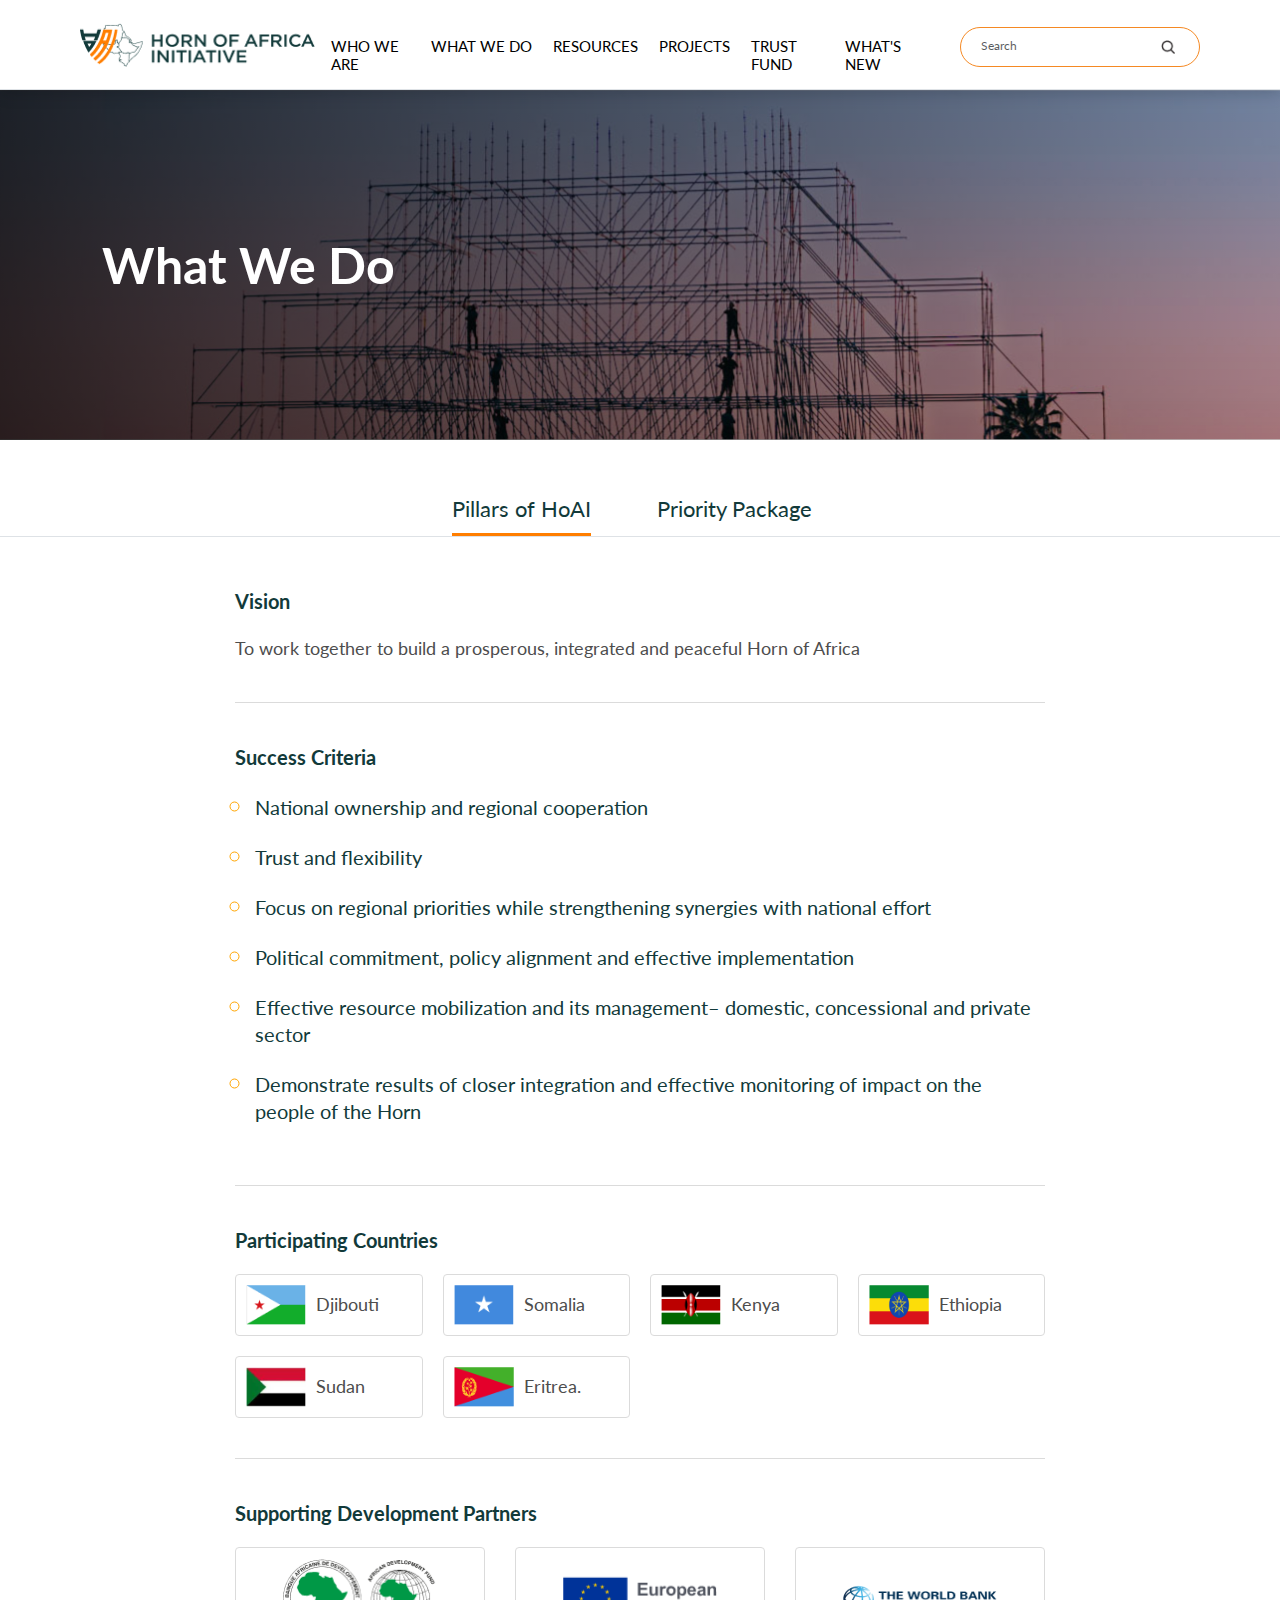
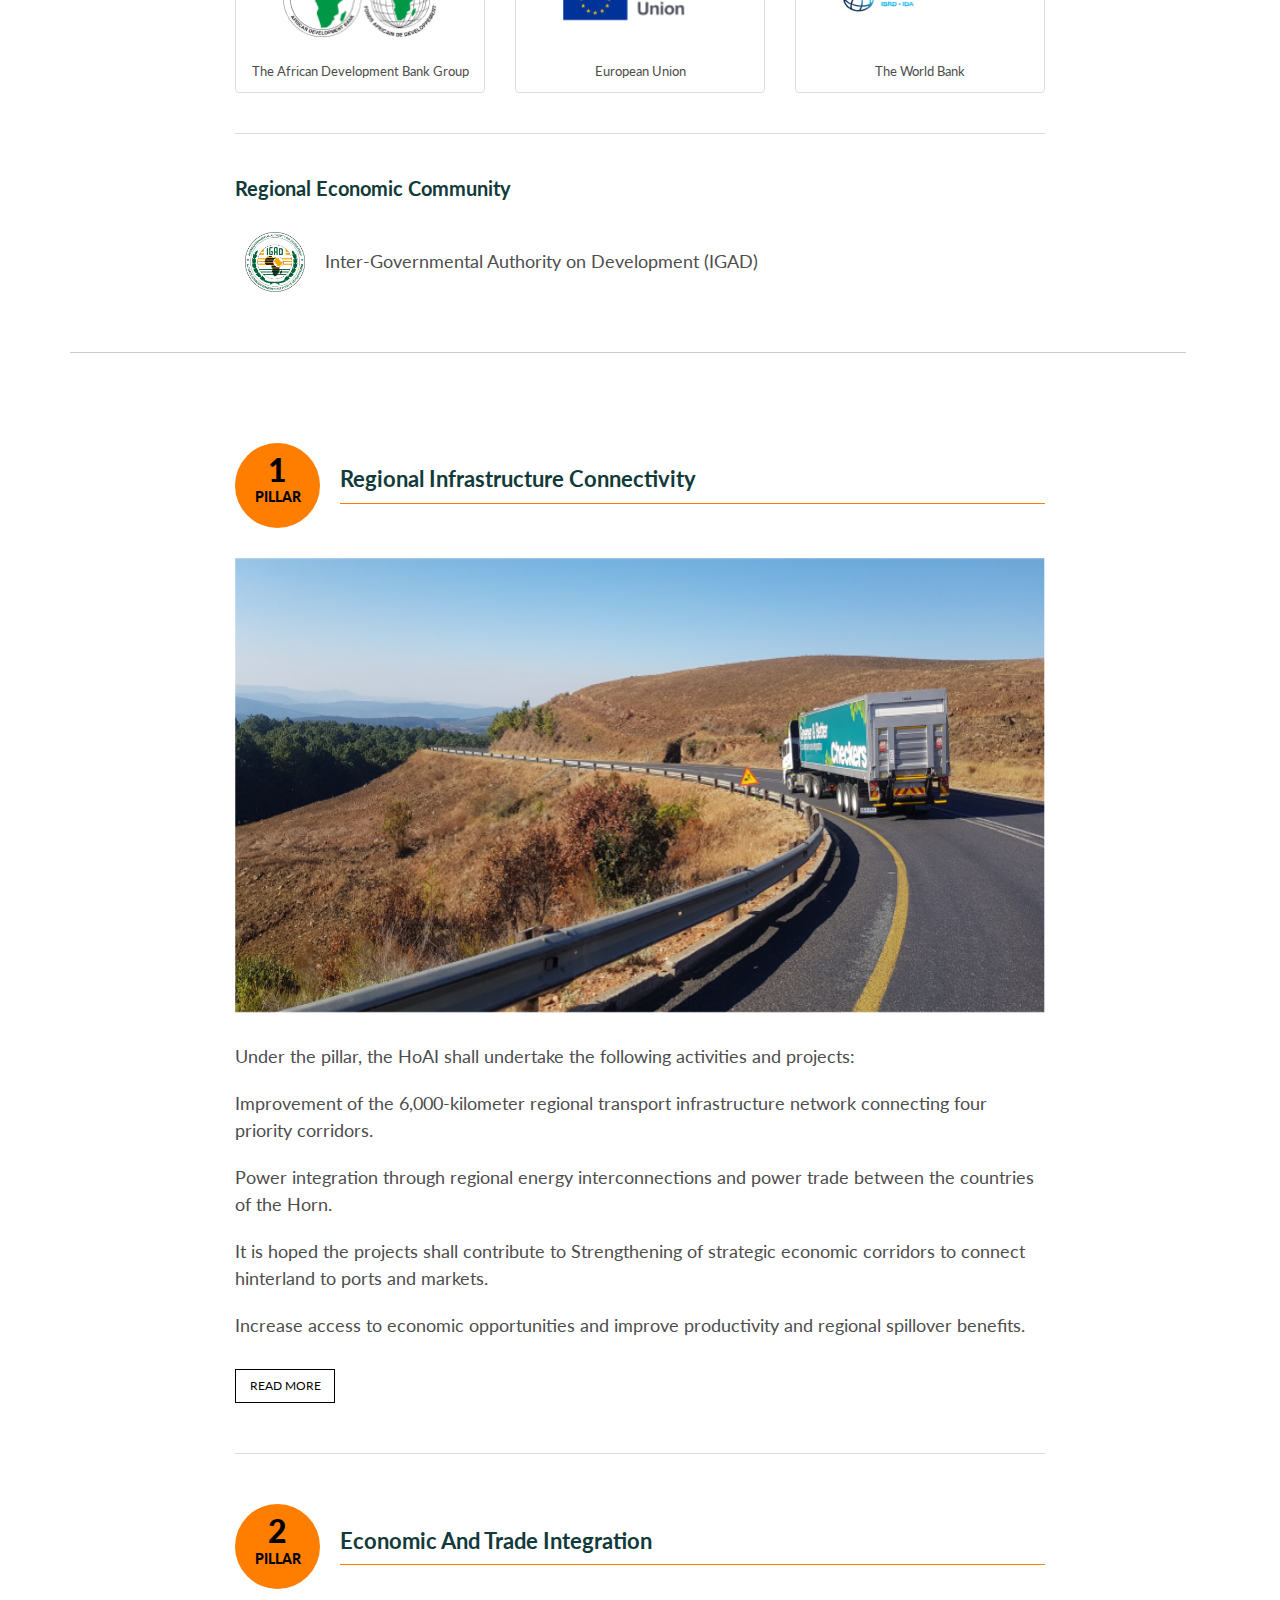
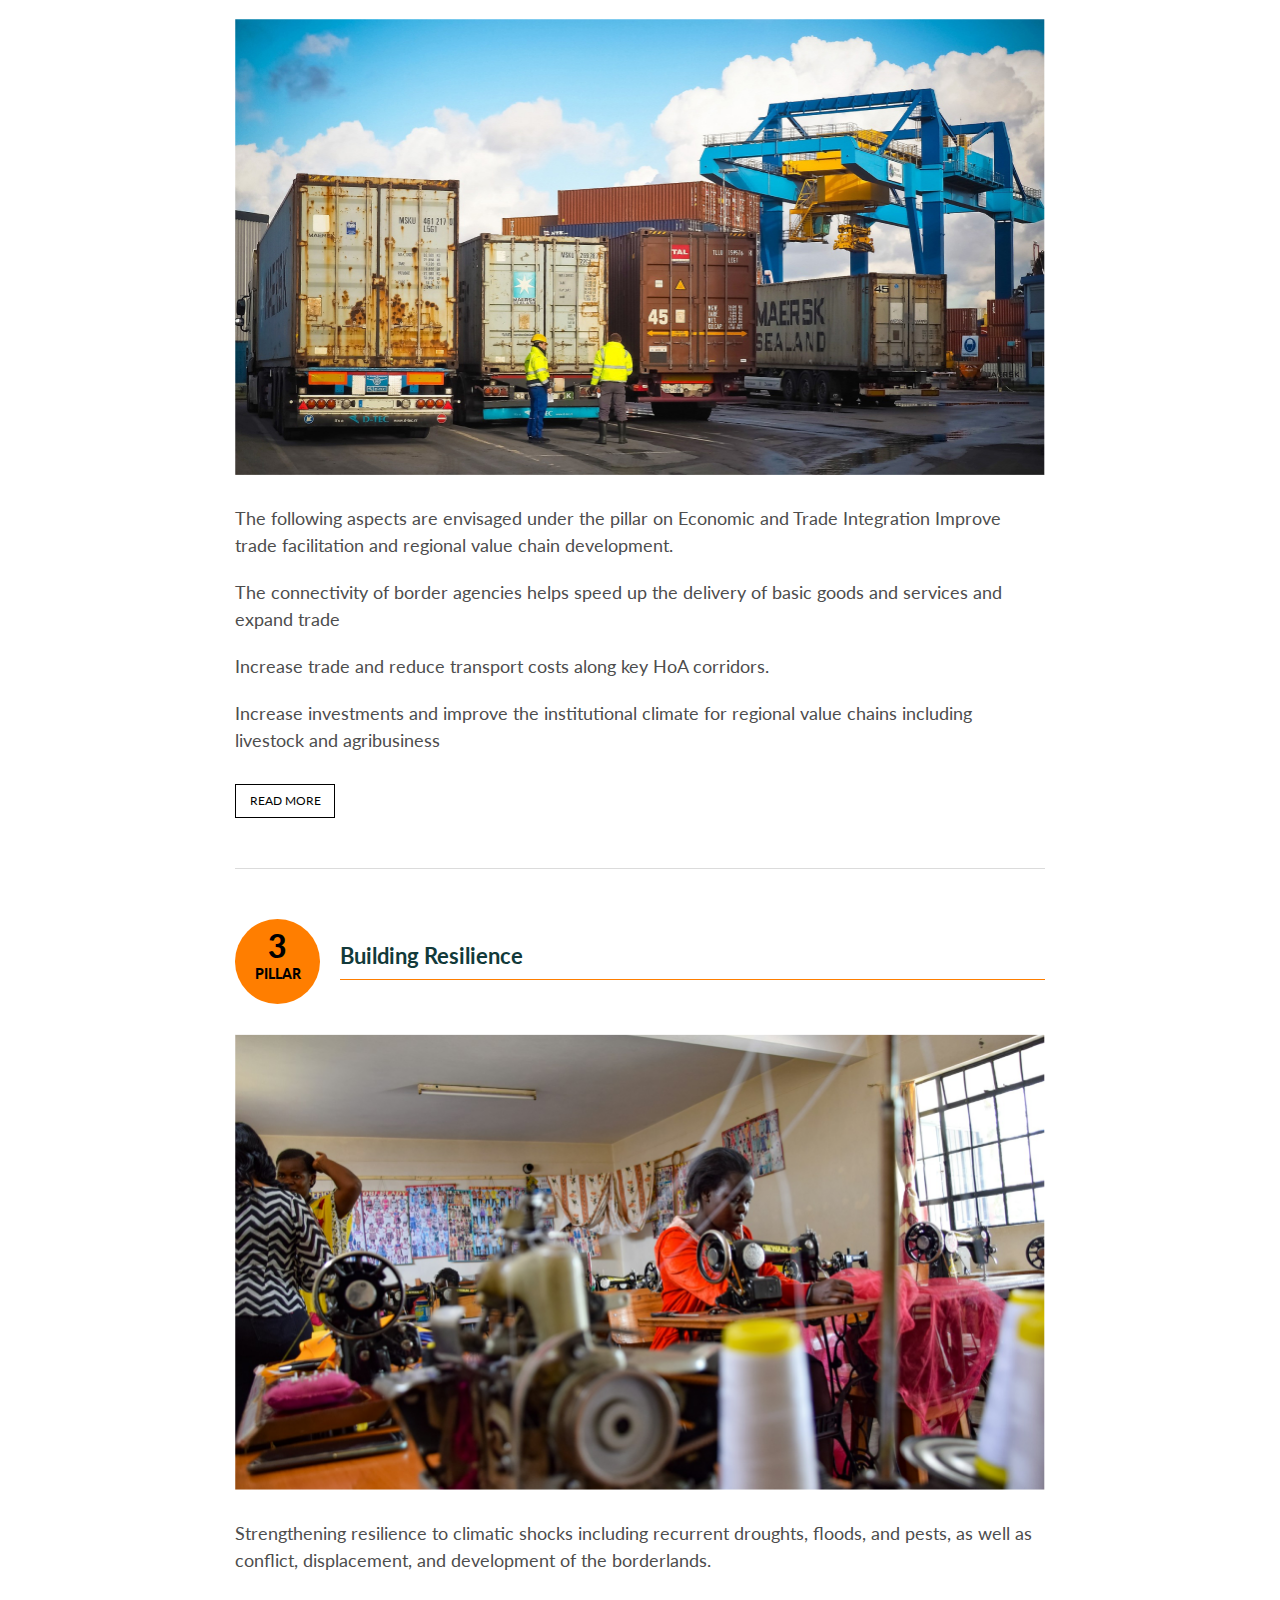
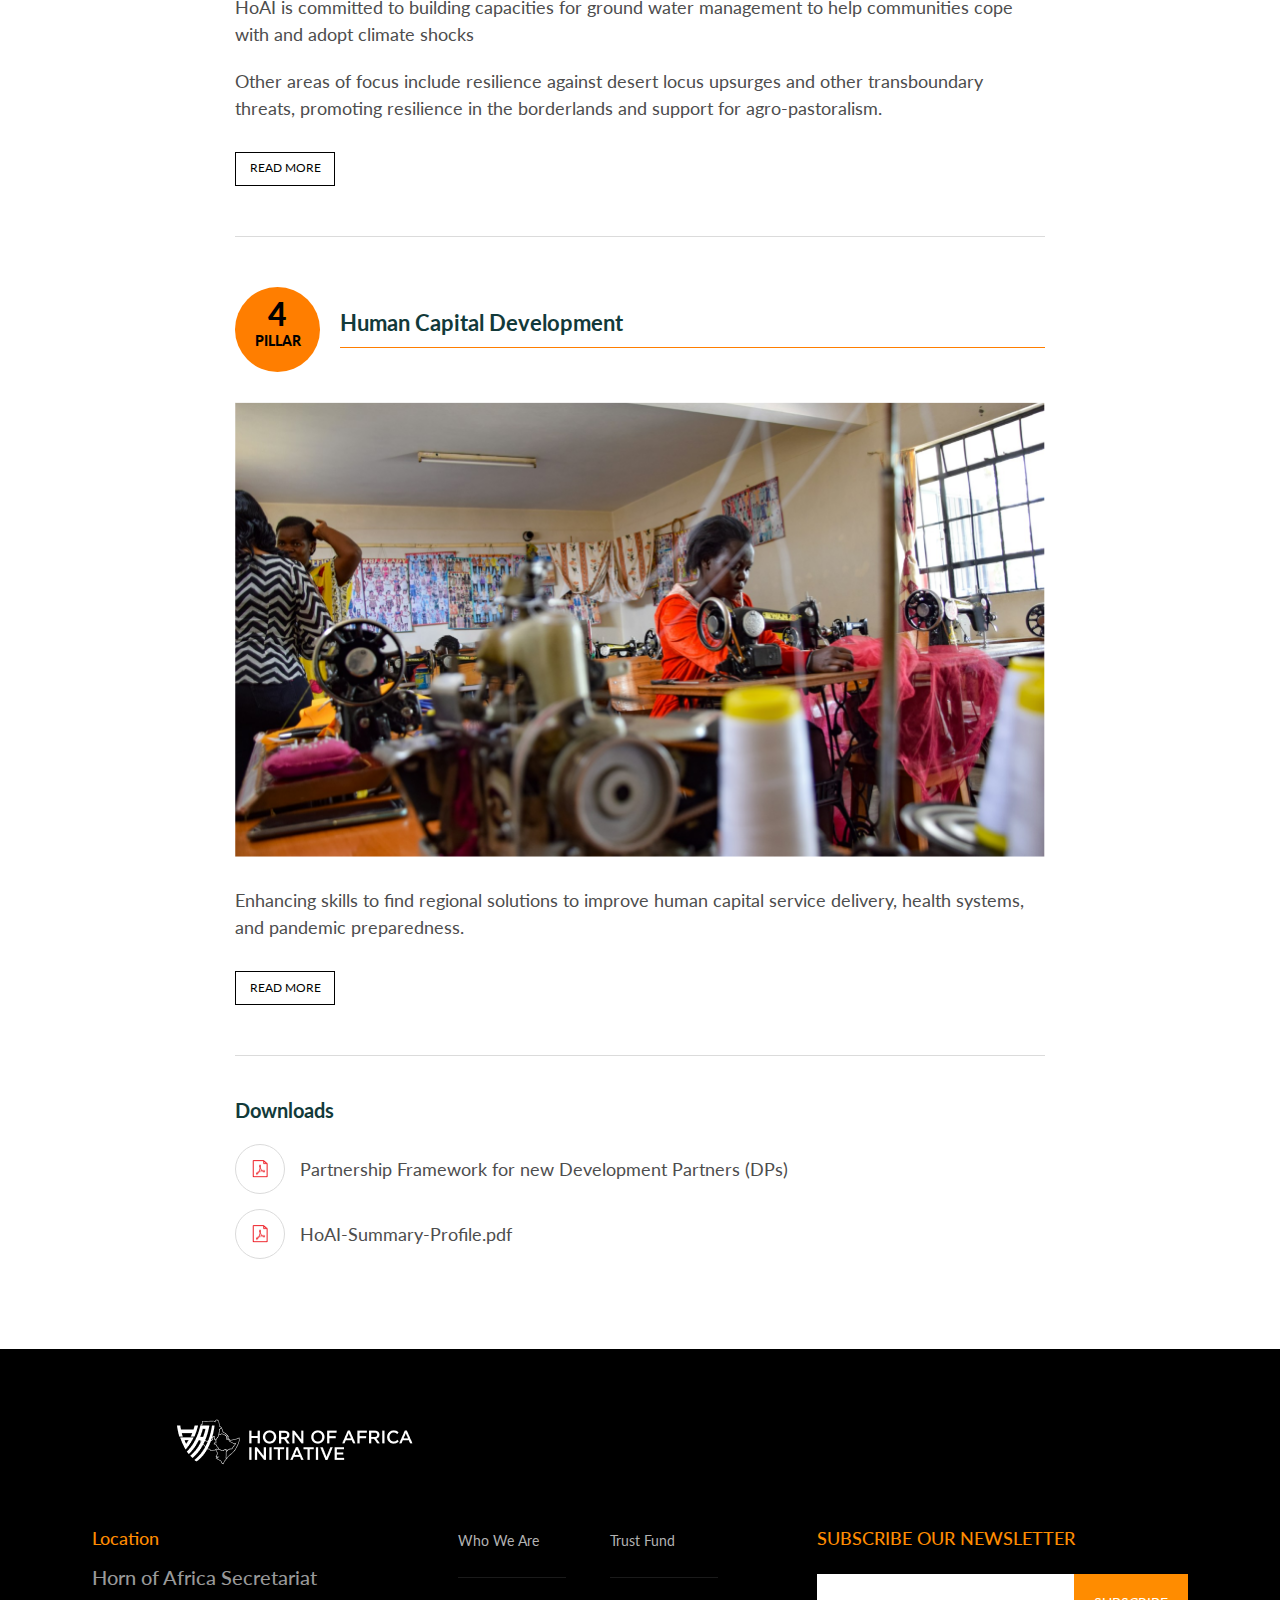
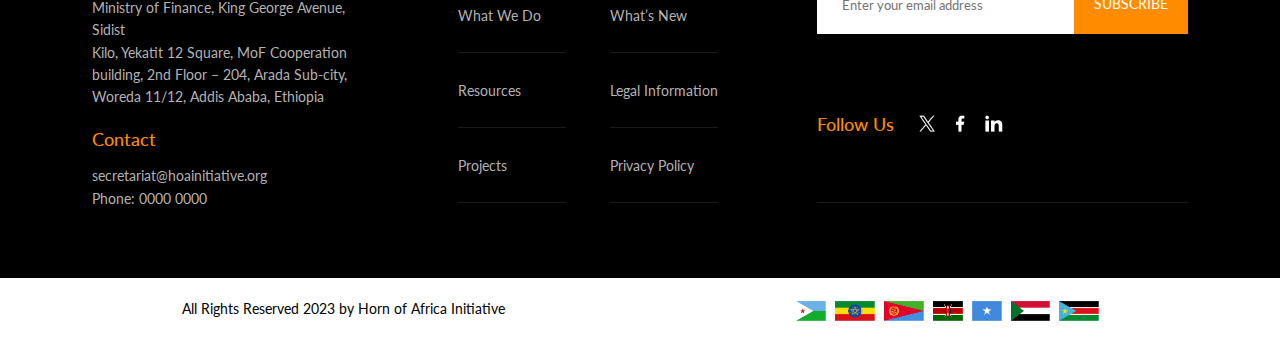
<file: what-we-do.html>
<!DOCTYPE html>
<html lang="en">
  <head>
    <meta charset="UTF-8" />
    <meta name="viewport" content="width=device-width, initial-scale=1.0" />
    <title>Horn of Africa Initiative</title>
    <link
      href="https://fonts.googleapis.com/css2?family=Lato:ital,wght@0,100;0,300;0,400;0,700;0,900;1,100;1,300;1,400;1,700;1,900&family=Poppins:wght@400;700&family=Qwigley&family=Source+Sans+3:wght@400;700&display=swap"
      rel="stylesheet"
    />
    <link
      href="https://cdn.jsdelivr.net/npm/bootstrap@5.3.3/dist/css/bootstrap.min.css"
      rel="stylesheet"
    />
    <link rel="stylesheet" href="assets/css/styles.css" />
    <link rel="stylesheet" href="assets/css/who-we-are.css" />
    <link rel="stylesheet" href="assets/css/what-we-do.css" />
    <link rel="stylesheet" href="assets/css/header.css" />
    <link rel="stylesheet" href="assets/css/footer.css" />
    <link rel="stylesheet" href="assets/css/resposive.css" />
    <link rel="stylesheet" href="assets/css/sidebar.css" />
  </head>

  <header></header>

  <body class="main-what-we-do">
    <div class="banner">
      <div class="container banner-container">
        <h1>What We Do</h1>
      </div>
    </div>

    <div class="container-fluid tab-full-width wwd-tab mt-5">
      <ul class="nav nav-tabs" id="tabMenu" role="tablist">
        <li class="nav-item" role="presentation">
          <button
            class="nav-link active"
            id="pillars-tab"
            data-bs-toggle="tab"
            data-bs-target="#pillars"
            type="button"
            role="tab"
            aria-controls="pillars"
            aria-selected="true"
          >
            Pillars of HoAI
          </button>
        </li>
        <li class="nav-item" role="presentation">
          <button
            class="nav-link"
            id="priority-tab"
            data-bs-toggle="tab"
            data-bs-target="#priority"
            type="button"
            role="tab"
            aria-controls="priority"
            aria-selected="false"
          >
            Priority Package
          </button>
        </li>
      </ul>
      <div class="container tab-content-container">
        <div class="tab-content" id="tabContent">
          <!-- Piller 1 Section -->
          <div
            class="tab-pane fade show active"
            id="pillars"
            role="tabpanel"
            aria-labelledby="pillars-tab"
          >
            <!-- Vision -->
            <div class="wwd-content-sec mt-0">
              <div class="wwd-body-text">
                <h5>Vision</h5>
                <p>
                  To work together to build a prosperous, integrated and
                  peaceful Horn of Africa
                </p>
              </div>
            </div>
            <!-- Success Criteria -->
            <div class="wwd-content-sec">
              <div class="wwd-body-text">
                <h5>Success Criteria</h5>
                <ul class="success-criteria-list">
                  <li>National ownership and regional cooperation</li>
                  <li>Trust and flexibility</li>
                  <li>
                    Focus on regional priorities while strengthening synergies
                    with national effort
                  </li>
                  <li>
                    Political commitment, policy alignment and effective
                    implementation
                  </li>
                  <li>
                    Effective resource mobilization and its management–
                    domestic, concessional and private sector
                  </li>
                  <li>
                    Demonstrate results of closer integration and effective
                    monitoring of impact on the people of the Horn
                  </li>
                </ul>
              </div>
            </div>
            <!-- Participating Countries -->
            <div class="wwd-content-sec">
              <div class="wwd-body-text">
                <h5>Participating Countries</h5>
                <div class="country-flag-colloection">
                  <div class="country-flag">
                    <img src="assets/img/what-we-do/we-flag-1.png" alt="" />
                    <p>Djibouti</p>
                  </div>
                  <div class="country-flag">
                    <img src="assets/img/what-we-do/we-flag-5.png" alt="" />
                    <p>Somalia</p>
                  </div>
                  <div class="country-flag">
                    <img src="assets/img/what-we-do/we-flag-2.png" alt="" />
                    <p>Kenya</p>
                  </div>
                  <div class="country-flag">
                    <img src="assets/img/what-we-do/we-flag-3.png" alt="" />
                    <p>Ethiopia</p>
                  </div>
                  <div class="country-flag">
                    <img src="assets/img/what-we-do/we-flag-6.png" alt="" />
                    <p>Sudan</p>
                  </div>
                  <div class="country-flag">
                    <img src="assets/img/what-we-do/we-flag-4.png" alt="" />
                    <p>Eritrea.</p>
                  </div>
                </div>
              </div>
            </div>

            <!-- Supporting Development Partners -->
            <div class="wwd-content-sec">
              <div class="wwd-body-text">
                <h5>Supporting Development Partners</h5>
                <div class="country-flag-colloection partners-logo-colloection">
                  <div class="partners-logo">
                    <img src="assets/img/what-we-do/p1.png" alt="" />
                    <p>The African Development Bank Group</p>
                  </div>
                  <div class="partners-logo">
                    <img src="assets/img/what-we-do/p2.png" alt="" />
                    <p>European Union</p>
                  </div>
                  <div class="partners-logo">
                    <img src="assets/img/what-we-do/g1.png" alt="" />
                    <p>The World Bank</p>
                  </div>
                </div>
              </div>
            </div>
            <!-- Regional Economic Community -->
            <div class="wwd-content-sec">
              <div class="wwd-body-text wwd-body-text-bn">
                <h5>Regional Economic Community</h5>
                <div class="regional-body">
                  <img src="assets/img/what-we-do/logo-g.png" alt="" />
                  <p>Inter-Governmental Authority on Development (IGAD)</p>
                </div>
              </div>
            </div>
            <!-- END -->
            <div class="piller-line"></div>
            <!-- Piller 2 Section -->
            <div class="wwd-content-sec piller-2-section">
              <!-- piller 1 -->
              <div class="wwd-body-text">
                <div class="piller-heading-sec">
                  <div class="count-piller">
                    <div class="count-pos">
                      <p class="count">1</p>
                      <p class="piller">PILLAR</p>
                    </div>
                  </div>
                  <p class="title-piller">
                    Regional Infrastructure Connectivity
                  </p>
                </div>
                <div class="piller-image">
                  <img src="assets/img/what-we-do/Pillar1.png" alt="" />
                </div>
                <div class="piller-para">
                  <p>
                    Under the pillar, the HoAI shall undertake the following
                    activities and projects:
                  </p>
                  <p>
                    Improvement of the 6,000-kilometer regional transport
                    infrastructure network connecting four priority corridors.
                  </p>
                  <p>
                    Power integration through regional energy interconnections
                    and power trade between the countries of the Horn.
                  </p>
                  <p>
                    It is hoped the projects shall contribute to Strengthening
                    of strategic economic corridors to connect hinterland to
                    ports and markets.
                  </p>
                  <p>
                    Increase access to economic opportunities and improve
                    productivity and regional spillover benefits.
                  </p>
                </div>
                <div class="piller-readmore">
                  <button class="btn-primary pre-btn">READ MORE</button>
                </div>
              </div>
              <!-- piller 2 -->
              <div class="wwd-body-text">
                <div class="piller-heading-sec">
                  <div class="count-piller">
                    <div class="count-pos">
                      <p class="count">2</p>
                      <p class="piller">PILLAR</p>
                    </div>
                  </div>
                  <p class="title-piller">
                    Economic And Trade Integration
                  </p>
                </div>
                <div class="piller-image">
                  <img src="assets/img/what-we-do/Pillar2.jpg" alt="" />
                </div>
                <div class="piller-para">
                  <p>
                    The following aspects are envisaged under the pillar on
                    Economic and Trade Integration Improve trade facilitation
                    and regional value chain development.
                  </p>
                  <p>
                    The connectivity of border agencies helps speed up the
                    delivery of basic goods and services and expand trade
                  </p>
                  <p>
                    Increase trade and reduce transport costs along key HoA
                    corridors.
                  </p>
                  <p>
                    Increase investments and improve the institutional climate
                    for regional value chains including livestock and
                    agribusiness
                  </p>
                </div>
                <div class="piller-readmore">
                  <button class="btn-primary pre-btn">READ MORE</button>
                </div>
              </div>
              <!-- piller -3  -->
              <div class="wwd-body-text">
                <div class="piller-heading-sec">
                  <div class="count-piller">
                    <div class="count-pos">
                      <p class="count">3</p>
                      <p class="piller">PILLAR</p>
                    </div>
                  </div>
                  <p class="title-piller">
                    Building Resilience
                  </p>
                </div>
                <div class="piller-image">
                  <img src="assets/img/what-we-do/Pillar3.png" alt="" />
                </div>
                <div class="piller-para">
                  <p>
                    Strengthening resilience to climatic shocks including
                    recurrent droughts, floods, and pests, as well as conflict,
                    displacement, and development of the borderlands.
                  </p>
                  <p>
                    HoAI is committed to building capacities for ground water
                    management to help communities cope with and adopt climate
                    shocks
                  </p>
                  <p>
                    Other areas of focus include resilience against desert locus
                    upsurges and other transboundary threats, promoting
                    resilience in the borderlands and support for
                    agro-pastoralism.
                  </p>
                </div>
                <div class="piller-readmore">
                  <button class="btn-primary pre-btn">READ MORE</button>
                </div>
              </div>
              <!-- Piller 4 -->
              <div class="wwd-body-text">
                <div class="piller-heading-sec">
                  <div class="count-piller">
                    <div class="count-pos">
                      <p class="count">4</p>
                      <p class="piller">PILLAR</p>
                    </div>
                  </div>
                  <p class="title-piller">
                    Human Capital Development
                  </p>
                </div>
                <div class="piller-image">
                  <img src="assets/img/what-we-do/Pillar3.png" alt="" />
                </div>
                <div class="piller-para">
                  <p>
                    Enhancing skills to find regional solutions to improve human
                    capital service delivery, health systems, and pandemic
                    preparedness.
                  </p>
                </div>
                <div class="piller-readmore">
                  <button class="btn-primary pre-btn">READ MORE</button>
                </div>
              </div>
              <div class="wwd-body-text wwd-body-text-bn">
                <h5>Downloads</h5>
                <div class="development-partners-pdf piller-pdf">
                  <div class="piller-download">
                    <img src="assets/img/what-we-do/pdf.png" alt="" />
                  </div>
                  <div class="pdf-title">
                    <a href="#">
                      Partnership Framework for new Development Partners (DPs)
                    </a>
                  </div>
                </div>
                <div class="development-partners-pdf piller-pdf">
                  <div class="piller-download">
                    <img src="assets/img/what-we-do/pdf.png" alt="" />
                  </div>
                  <div class="pdf-title">
                    <a href="#"> HoAI-Summary-Profile.pdf </a>
                  </div>
                </div>
              </div>
            </div>
          </div>
          <!-- first-tab -->

          <!-----------------------Tab-2 Priority-------------------------------- -->
          <div
            class="tab-pane fade"
            id="priority"
            role="tabpanel"
            aria-labelledby="priority-tab"
          >
            <div class="wwd-content-sec priority mt-0">
              <div class="wwd-body-text wwd-body-text-bn">
                <h5>Priority Package</h5>
                <p>
                  The Finance Ministers of Djibouti, Ethiopia, Kenya, and
                  Somalia have approved a Priority Package of investment
                  projects considered transformational for the socio-economic
                  growth and stability of the Horn. The package of $15.89
                  billion of priority projects is at Annex I.
                </p>
                <p>
                  The Priority Package is currently being updated to incorporate
                  South Sudan priorities. Regional priorities of Eritrea and
                  Sudan are yet to be included in it.
                </p>

                <!-- Table -->
                <div class="table-container">
                  <table class="custom-table">
                    <thead>
                      <tr>
                        <th>Priority Proposals</th>
                        <th>Likely Countries</th>
                        <th>Estimated Costs</th>
                      </tr>
                    </thead>
                    <tbody>
                      <tr class="piller-2-td">
                        <td class="section-title">
                          Pillar 1: Regional Infrastructure Networks
                        </td>
                        <td></td>
                        <td></td>
                      </tr>
                      <tr class="table-sub-title">
                        <td>Economic Corridors</td>
                        <td></td>
                        <td>$12.5bn</td>
                      </tr>
                      <tr>
                        <td>
                          <ul class="table-list">
                            <li>
                              Four priority corridors covering 6,000km of
                              upgradation:
                            </li>
                            <li>- Kisumu, Lamu, and Mogadishu Corridor</li>
                            <li>- Assab and Djibouti Corridor</li>
                            <li>- Assab and Djibouti Corridor</li>
                            <li>- Berbera and Djibouti Corridor</li>
                            <li>- Mogadishu, Berbera, and Bossasso Corridor</li>
                          </ul>
                        </td>

                        <td></td>
                        <td>$9bn</td>
                      </tr>
                      <tr>
                        <td>Regional Energy Trade</td>
                        <td></td>
                        <td>$1.84bn</td>
                      </tr>
                      <tr>
                        <td>
                          <ul class="table-list">
                            <li>Power integration connectivity program</li>
                            <li>Ethiopia-Djibouti 2nd line</li>
                            <li>Somalia Transmission Backbone</li>
                            <li>Feasibility Studies for:</li>
                            <li>- Ethiopia – Somalia Interconnection</li>
                            <li>- Ethiopia – Eritrea Interconnection</li>
                            <li>- Kenya – Somalia Interconnection</li>
                            <li>- Djibouti – Somalia Interconnection</li>
                            <li>
                              - 2nd line for Kenya – Ethiopia Interconnection
                            </li>
                          </ul>
                        </td>
                        <td></td>
                        <td>$1.57bn</td>
                      </tr>

                      <tr>
                        <td>
                          Enabling Power Trade (East Africa Power Pool, Somalia,
                          Eritrea, Ethiopia, Djibouti, Kenya) $0.15bn World Bank
                        </td>
                        <td></td>
                        <td>$0.15bn</td>
                      </tr>
                      <tr>
                        <td>
                          Other Energy Supports: Regional Oil Jetty - Damerjog
                          New Oil Jetty (Potential PPP Project)
                        </td>
                        <td></td>
                        <td>$0.12bn</td>
                      </tr>
                      <tr class="table-sub-title">
                        <td>Single Digital Market</td>
                        <td></td>
                        <td>$0.12bn</td>
                      </tr>
                      <tr>
                        <td>
                          <ul class="table-list">
                            <li>Priority Regional Infrastructure</li>
                            <li>Submarine festoon cable along the coast</li>
                            <li>Terrestrial links and backbone connections</li>
                          </ul>
                        </td>
                        <td></td>
                        <td></td>
                      </tr>

                      <tr>
                        <td>
                          <ul class="table-list">
                            <li>Single regional data market</li>
                            <li>a. Data Infrastructure</li>
                            <li>b. Cyber security</li>
                            <li>c. Regulatory Harmonization</li>
                          </ul>
                        </td>
                        <td></td>
                        <td>$0.5bn</td>
                      </tr>
                      <tr>
                        <td>
                          <ul class="table-list">
                            <li>Single Data Service Market</li>
                            <li>E-government</li>
                            <li>Cross-border digital payment facilitation</li>
                          </ul>
                        </td>
                        <td></td>
                        <td>$0.5bn</td>
                      </tr>

                      <tr class="piller-2-td">
                        <td class="section-title">
                          Pillar 2: Trade and Economic Integration
                        </td>
                        <td></td>
                        <td>$0.5bn</td>
                      </tr>
                      <tr>
                        <td>
                          <ul class="table-list">
                            <li>Regional Trade Facilitation</li>
                            <li>
                              TA (e.g. corridor approach, tackle NTBs,
                              harmonization of products standards)
                            </li>
                            <li>13 one-stop border posts</li>
                            <li>Dry ports</li>
                          </ul>
                        </td>
                        <td></td>
                        <td>$0.45bn</td>
                      </tr>
                      <tr>
                        <td>Regional Value Chain Development</td>
                        <td></td>
                        <td>$0.03bn + Private Sector Investments</td>
                      </tr>
                      <tr>
                        <td>Investment Climate</td>
                        <td></td>
                        <td>$0.02bn</td>
                      </tr>
                      <tr class="piller-2-td">
                        <td class="section-title">
                          Pillar 3: Building Resilience
                        </td>
                        <td></td>
                        <td>$1.3bn</td>
                      </tr>
                      <tr>
                        <td>Pastoralist Livestock Insurance</td>
                        <td></td>
                        <td>
                          $0.4bn (of concessional, to leverage $1.6bn from
                          private sector)
                        </td>
                      </tr>
                      <tr>
                        <td>
                          Strengthening the resilience of pastoral production
                          system to climate change
                        </td>
                        <td></td>
                        <td>$0.9bn</td>
                      </tr>
                      <tr class="piller-2-td">
                        <td class="section-title">
                          Pillar 4: Strengthening Human Capital
                        </td>
                        <td></td>
                        <td>$1.55bn</td>
                      </tr>
                      <tr>
                        <td>
                          <ul class="table-list">
                            <li>Strengthening Human Capital Delivery</li>
                            <li>Systems and Networks</li>
                          </ul>
                        </td>
                        <td></td>
                        <td>$0.7bn</td>
                      </tr>
                      <tr>
                        <td>
                          Building Skills for Future Employment and empowering
                          women and youth
                        </td>
                        <td></td>
                        <td>$0.6bn</td>
                      </tr>
                      <tr>
                        <td>
                          Strengthening Identification for Development (ID4D)
                        </td>
                        <td></td>
                        <td>$0.25bn</td>
                      </tr>
                      <tr class="piller-2-td">
                        <td class="section-title">Total</td>
                        <td></td>
                        <td>$15.89bn</td>
                      </tr>
                    </tbody>
                  </table>
                </div>

                <!-- end -->
              </div>
            </div>
          </div>
          <!-- 2nd-tab -->
        </div>
      </div>
    </div>
    <footer></footer>
    <script src="assets/js/dynamicLoad.js"></script>
    <script src="assets/js/sidebar.js"></script>
    <script src="assets/js/script.js"></script>
    <script src="https://cdn.jsdelivr.net/npm/bootstrap@5.3.0/dist/js/bootstrap.bundle.min.js"></script>
  </body>
</html>
</file>
<file: assets/css/styles.css>
body,
h1,
h2,
h3,
p,
img,
ul,
li,
a,
button {
  margin: 0;
  padding: 0;
  box-sizing: border-box;
}
body {
  font-family: "Lato", sans-serif;
  font-weight: 400;
  font-style: normal;
}
/* Buttons */
.pre-btn {
  border: 1px solid #fff;
  color: #fff;
  background: none;
  border-radius: 0;
  font-size: 12px;
  line-height: 14.4px;
  width: 104.2px;
  height: 32px;
}
.pre-btn:hover {
  border: 1px solid #e64a19;
  color: #fff;
  background: #e64a19;
  border-radius: 0;
  outline: none;
}

.black-btn {
  text-transform: capitalize;
  color: #123a3a;
  border: 1px solid #123a3a;
  width: 138.2px;
  margin-left: 10px;
}
/* Headings */
.main-title {
  font-size: 40px;
  line-height: 48px;
  color: #123a3a;

}
.section-title h1 {
  font-size: 40px;
  line-height: 48px;
  margin-bottom: 30px;
  /* padding: 10px; */
}
.section-title p {
  font-size: 18px;
}
/* Hero Section */

.hero h1 {
  font-size: 60px;
  line-height: 72px;
  margin-bottom: 23px;
  font-weight: 700;
}
.hero p {
  font-size: 22px;
  /* margin-bottom: 35px; */
  margin-bottom: 37px;
  line-height: 26.4px;
}
.cta {
  padding: 10px 20px;
  font-size: 1rem;
  color: white;
  background: #ff5722;
  border: none;
  cursor: pointer;
  border-radius: 5px;
}
.cta:hover {
  background: #e64a19;
}

/* About Section */
.about {
  padding: 98px 0;
  background: #edf4f3;
}
.about .container {
  display: flex;
  flex-wrap: wrap;
  align-items: center;
  width: 1140px;
}
.about .about-text {
  flex: 1;
  color: #4d4d4d;
  position: absolute;
  /* right: 200px; */
  right: 174px;
  z-index: 3;
  padding: 40px 54px 51px 72px;
  margin-bottom: 1px;
  /* padding: 50px 62px 50px 84px; */
}
.about .about-text p {
  padding: 20px 0 39px 10px;
  font-size: 18px;
  line-height: 21.6px;
}
.about-text-center {
  width: 809px;
  height: 317px;
  background-color: #ffffff;
}
.about .flex-grow-1 {
  flex-grow: 1 !important;
  display: flex;
  justify-content: center;
}

.about-text {
  position: relative;
  padding-left: 50px;
}

.about-text::before {
  content: "";
  position: absolute;
  top: 2px;
  left: 13px;
  width: 40px;
  /* height: 99%; */
  height: 312px;
  background-image: url("../img/left-border.png");
  background-size: cover;
  background-repeat: no-repeat;
}
.about-image{
  padding-left: 21px;
}
.about-image .img-fluid {
  width: 524px;
  height: 524px;
}

.about-text .main-title {
  padding: 10px;
}
/* What we do */
.what-we-do {
  /* background-image: url("../img/what-we-do.jpg"); */
  background-size: cover;
  background-position: center;
  background-repeat: no-repeat;
  position: relative;
  height: 782px;
  display: flex;
  align-items: end;
}
.what-we-do::before {
  content: "";
  position: absolute;
  top: 0;
  left: 0;
  right: 0;
  bottom: 0;
  background: linear-gradient(
      90deg,
      rgba(0, 59, 0, 0.9) 0%,
      rgba(0, 65, 0, 0.8252) 18.69%,
      rgba(0, 81, 0, 0.7278) 43.05%,
      rgba(0, 108, 0, 0.6178) 70.54%,
      rgba(0, 145, 0, 0.5) 100%
    ),
    url("../img/what-we-do.jpg");
  background-size: cover;
  background-position: center;
  background-repeat: no-repeat;
  z-index: 1;
  max-height: 682px;
  /* max-height: 720px; */
}

.what-we-do .container {
  width: auto;
  position: absolute;
  left: 200px;
  top: 150px;
  transform: translateY(-50%);
  text-align: left;
  padding: 0 15px;
  z-index: 2;
}

.pilar-cards-div {
  position: absolute;
  /* z-index: 3; */
  z-index: 2;
  display: flex;
  gap: 7px;
}
.sub-pilar-card {
  display: flex;
  justify-content: center;
  align-items: end;
}

/* pilar */
/* Main card container */
.pilar-main {
  flex: 1 1 calc(25% - 10px);
  max-width: 390px;
  position: relative;
  text-align: left;
  /* box-sizing: border-box; */
}

/* Image container with overlay */
.pilar-card-img {
  position: relative;
  width: 100%;
  /* height: 390px; */
  height: auto;
}

.pilar-card-img img {
  width: 100%;
  height: 100%;
}

.pilar-card-img::after {
  content: "";
  position: absolute;
  top: 0;
  left: 0;
  width: 100%;
  height: 100%;
  background: linear-gradient(
    176.63deg,
    rgba(0, 0, 0, 0) 2.4%,
    rgba(0, 0, 0, 0.8) 96.75%
  );
  z-index: 1;
}

/* Content overlay on the image */
.pilar-card-cont {
  position: absolute;
  bottom: 0;
  left: 0;
  right: 0;
  /* padding: 20px 26px; */
  padding: 58px 26px 21px 41px;
  color: white;
  z-index: 2;
  display: flex;
  gap: 20px;
  justify-content: center;
  align-items: center;
  background: none;
}

/* Count container */
.piller-count {
  text-align: center;
  color: black;
  display: flex;
  position: relative;
  flex-direction: column;
  top: 10px;
}

/* Title styling */
.pilar-title h5 {
  margin: 0;
  font-size: 21px;
  line-height: 25.2px;
}

.piller-count-bg {
  background-image: url("../img/circle2572.png");
  background-repeat: no-repeat;
  background-position: center;
  background-size: cover;
  width: 100%;
  max-width: 86px;
  height: 86px;
}
.piller-count p:first-child {
  font-size: 32px;
  font-weight: 900;
  line-height: 38.76px;
}
.piller-count p:last-child {
  font-size: 14px;
  font-weight: 900;
  line-height: 16.8px;
}

/* end */
/* Whats-new */

.whats-new {
  background: #0f0f0e;
  position: relative;
  height: 922.9px;
  /* height: 850.9px; */
}

.whats-new .news-container {
  width: auto;
  position: absolute;
  left: 200px;
  top: 126px;
  transform: translateY(-50%);
  text-align: left;
  z-index: 2;
}
.whats-new .card-container {
  width: auto;
  position: absolute;
  left: 198px;
  top: 532px;
  transform: translateY(-50%);
  text-align: left;
  padding-right: 0;
  overflow: visible;


}

.whats-new {
  padding: 95px 0;
  color: white;
  overflow: hidden;
}

.card-gap {
  width: 354px;
  display: grid;
  grid-template-columns: repeat(4, 1fr);
  gap: 38px;
}
.card-gap .col-card-width{
  padding: 0;
  width: 356px;
  height: 520px !important;
}
.whats-new .card-container .card {
 border: none;
}
.card-container .card img {
  max-width: 356px;
  border: none;
}

.date-card {
  border-bottom: 1px solid #f58923;
  padding-bottom: 18px;
  /* margin-bottom: 24px; */
}
.card-body {
  color: #0f0f0e;
  padding: 30px;
}
.card-body .date-card {
  color: #123a3a;
  font-size: 16px;
  line-height: 19.2px;
}
.card-body .card-title {
  font-size: 21px;
  line-height: 25.2px;
  font-weight: 700;
  padding-top: 20px;
  padding-bottom: 35px;
}
.resource-card .card-body .card-title {
  padding-top: 13px;
  padding-bottom: 15px;
  margin-bottom: 0;
}
.resource-card .card-body .date-card {
  margin-bottom: 0;
}
.card-button a {
  text-decoration: none;
  font-size: 12px;
  line-height: 14px;
  color: #000;
}
.card {
  border: none;
}
.read-more {
  background: none;
  border: none;
  display: inline-flex;
  align-items: center;
  text-decoration: none;
  color: inherit;
  font-size: 12px;
  line-height: 14.4px;
}
.read-more:hover{
  color: #FF7E00;
}
.read-more::after {
  content: url("../img/Union.png");
  display: inline-block;
  margin-left: 10px;
  transform: scale(0.9);
  /* transform: scale(1.2, 1); */
}
.info-card .learn-more:hover{
  /* color: #000; */
}
.button-section {
  margin-top: 12px;
  position: relative;
  top: 43rem;
  right: 170px;
  float: right;
  width: auto;
  max-width: 100%;
}

.left-arrow-hover {
  transform: rotate(-90deg);
  width: 35px;
  height: 35px;
}

.button-section .rd-more {
  border: 1px solid #ff7e00;
  color: #ff7e00;
  width: 84.2px;
  height: 32px;
  margin-right:10px;
}
.button-section .rd-more:hover {
  border: 1px solid #ff7e00;
  background-color: #ff7e00;
  color: #fff;
}
.card-gap .col-card-width:first-child {
padding-left: 15px;
}
/* What new End ************************/

/* Resource Section */
.resource {
  background: #f9f9f9;
  height: auto;
  /* height: 970px; */
  overflow: hidden;
}
.resource .resource-container {
  position: relative;
  left: 95px;
  top: 36px;
  margin-bottom: 5rem;
}

.resource-card-container {
  width: 1140px;
}
.resource-card img {
  border-radius: 12px;
  height: 352px;
}

.resource-card .card-body {
  box-shadow: 0px -10px 40px 0px #00000040;
}

.resource-button-section {
  float: right;
  margin-bottom: 16px;
  margin-top: 38px;
}
.resource-button-section .v-all {
  border: 1px solid #000;
  color: #000;
}
.resource-button-section .v-all:hover {
  border: 1px solid #e64a19;
  background: #e64a19;
  color: #fff;
}
.projects-grid {
  display: flex;
  gap: 20px;
  flex-wrap: wrap;
  justify-content: center;
}
.project-card {
  background: white;
  padding: 20px;
  border-radius: 10px;
  text-align: center;
  width: 300px;
  box-shadow: 0 2px 5px rgba(0, 0, 0, 0.1);
}

.resource-card-container .col{
  width: 360px;
  height: 552px;
  padding: 0;
}
.resource-card-width{
  display: grid;
    grid-template-columns: repeat(3, 1fr);
    gap: 30px;
}
.resource-pattern img{
height:52px
}

/* .resource-card {
  width: 360px;
  height: 552px;
} */
/* START */

/* General Card Styling */
.resource-card {
  background-color: #f5f5f5;
  border: none;
  border-radius: 12px;
  overflow: hidden;
  box-shadow: 0px 0px 15px 0px #00000026;
}

/* Card Image Section */
.resource-card .resource-card-img img {
  width: 360px;
  height: 362px;
  display: block;
  margin-bottom: -40px;
}

/* Card Body Styling */
.resource-card .card-body {
  padding: 22px 45px 35px 45px;
  border-radius: 12px;
  background-color: #f2f2f2;
  position: relative;
}

.resource-card .date-separator {
  border: none;
  border-top: 2px solid #ff8c00;
  width: 40px;
  margin: 8px 0;
}

/* END */

/* Package section */

/* Section Styling */
.info-section {
  background: url("../img/info-bg.png") no-repeat center center/cover;
  position: relative;
  padding: 0 0 65px;
}

.info-section::before {
  content: "";
  position: absolute;
  top: 0;
  left: 0;
  width: 100%;
  height: 100%;
  background: rgba(255, 125, 0, 85%);
  z-index: 1;
}

.info-section .container {
  position: relative;
  z-index: 2;
  width: 1140px;
  padding: 148px 0 116px;
}

/* Card Styling */
.info-card {
  width: auto;
  max-width: 100%;
  background: none;
  border: 1px solid #000;
  border-radius: 12px;
  padding: 47px 35px 46px 32px;
  text-align: left;
  box-shadow: 0 4px 6px rgba(0, 0, 0, 0.1);
  position: relative;
  overflow: hidden;
}

.info-card h3 {
  font-size: 40px;
  font-weight: 400;
  color: #000;
  margin-bottom: 18px;
  width: 12ch;
}

.info-card p {
  font-size: 18px;
  line-height: 21.6px;
  color: rgba(255, 255, 255, 1);
  margin-bottom: 1.6rem;
}

.info-card .vertical-bar {
  position: absolute;
  top: 55px;
  left: 0;
  width: 10.6px;
  height: 79.4px;
  background: #000; /* Black vertical bar */
}

.info-card .learn-more {
  background: none;
  border: none;
  font-size: 12px;
  font-weight: 400;
  color: rgba(255, 255, 255, 1);
  text-decoration: none;
}
.info-card .learn-more::after {
  content: url(../img/g287.png);
  display: inline-block;
  margin-left: 10px;
  transform: scale(0.9);
}

.info-section-pattern {
  height: 58px;
  overflow: hidden;
  z-index: 2;
  position: relative;
}

.info-section .info-section-card-width{
  width: 360px;
    height: 390px;
}
/* Members */

.member-states {
  padding: 10px 0;
  margin-top: 32px;
}
.partners .section-title h1{
  padding: 10px 0;
}
.development-partners-section {
  margin-top: 72px;
}
.partners {
  padding: 142px 0 134px 0;
  background: #fff;
  text-align: center;
}
.partners-logos img {
  max-width: 150px;
  margin: 10px;
}
.partners .section-title h1 {
  color: #123a3a;
}
.development-partners {
  margin-top: 30px;
}
.regional-organizations {
  margin-top: 72px;
}
.regional {
  margin-top: 40px;
}
/* Custom Scorller */

  .mCS-inset.mCSB_scrollTools_horizontal .mCSB_dragger .mCSB_dragger_bar{
    /* width: 97px; */
  }
  .mCSB_dragger{
    /* max-width: 97px !important; */
  }
  .mCSB_scrollTools .mCSB_draggerRail {
    background-color: #CCCCCC !important;
  }
</file>
<file: assets/css/custom-scorller.css>
.mCSB_horizontal.mCSB_inside > .mCSB_container {
    margin-right: 0;
    margin-bottom: 80px;
}
.mCSB_scrollTools.mCSB_scrollTools_horizontal {
    width: 935px;
    left: 82px;
    bottom: -60px;
}
.mCustomScrollBox {
    overflow: unset;
}
.mCSB_scrollTools.mCSB_scrollTools_horizontal .mCSB_dragger {
    width: 97.9px !important;
}
.mCSB_scrollTools.mCSB_scrollTools_horizontal .mCSB_dragger .mCSB_dragger_bar {
    margin: 0px auto;
    background: #6D6D6D;
}
.mCSB_scrollTools.mCSB_scrollTools_horizontal .mCSB_draggerRail {
    height: 2px;
    margin: -3px 0;
}

.mCSB_scrollTools a + .mCSB_draggerContainer {
    height: 4px !important;
    background: #cccccc;
    border-radius: 12px;
    top: 15px;
}
.mCSB_scrollTools.mCSB_scrollTools_horizontal .mCSB_buttonLeft {
    left: -80px;
 
}
.mCSB_scrollTools.mCSB_scrollTools_horizontal .mCSB_buttonRight {
    float: left;
    position: relative;
    left: -47px;
 
}
.mCSB_scrollTools.mCSB_scrollTools_horizontal .mCSB_buttonLeft,
 .mCSB_scrollTools.mCSB_scrollTools_horizontal .mCSB_buttonRight {
    top: 5px;
    opacity: 1;
    width: 24px !important;
    height: 24px !important;
    background-position: center;
    border: 1px solid #FF7E00;
    border-radius: 50%;
 }
 .mCSB_scrollTools .mCSB_buttonLeft{
    background-image: url("../img/left.png");
 }
 .mCSB_scrollTools .mCSB_buttonRight{
    background-image: url("../img/right.png");
 }
 .mCSB_scrollTools {
    opacity: 1;
 }
 .mCSB_scrollTools.mCSB_scrollTools_horizontal a + .mCSB_draggerContainer {
    margin: 0px 0px;
}
</file>
<file: assets/css/who-we-are.css>
/* Who we are page styele with Resposive */

/* Banner Styles*/
.who-we-are-main .banner {
    position: relative;
    width: 100%;
    height: 450px;
    max-height: 100%;
    background-image: url("../img/what-we-do/Banner-1.jpg");
    background-size: cover;
    background-position: center;
    display: flex;
    align-items: center;
    justify-content: left;
}
.who-we-are-main .banner::before {
    content: "";
    position: absolute;
    top: 0;
    left: 0;
    right: 0;
    bottom: 0;
    background: linear-gradient(90deg, rgba(0, 0, 0, 0.8) 0%, rgba(0, 0, 0, 0.2) 100%);
    z-index: 1;
}

.who-we-are-main .banner-container {
    width: 1140px;
    max-width: 100%;
    z-index: 2;
}
.banner-container h1 {
    font-size: 50px;
    font-weight: 700;
    color: white;
    margin: 0;
    padding: 0 20px;
}

.banner .container h1 {
    text-align: left;
}
/* End */
.who-we-are-main section {
    padding: 50px 0;
}
.who-we-are-main .section-heading {
    color: #123a3a;
    font-size: 30px;
    line-height: 36px;
    margin-bottom: 35px;
}
.who-we-are-main p {
    margin: 25px 0;
}
.who-we-are-main .development-partners {
    margin-top: 0;
}
/* Sidebar Styles */
.nav-sidebar {
    padding: 0 !important;
}

.nav-sidebar {
    width: 230px;
    /* position: sticky; */
    top: 0;
    height: 100vh;
}

.sidebar h3 {
    font-size: 1.2rem;
    margin-bottom: 15px;
}

.sidebar a {
    display: block;
    color: #333;
    font-size: 16px;
    line-height: 19.2px;
    text-decoration: none;
    padding: 15px 0;
    margin-bottom: 10px;
    border-bottom: 1px solid #dbdbdb;
}

.sidebar a:hover,
.sidebar a.active {
    /* background: #007bff; */
    color: #f58923;
}

.glance-container {
    width: 1140px;
    display: flex;
    justify-content: right;
    gap: 100px;
}

.section-content{
    width: 810px;
}
/* member state ********/
.member-state {
    background-color: #f2f2f2;
}
.member-states-container,
.container-common-width {
    width: 810px;
    position: relative;
    left: 140px;
}
.following-country-card {
    grid-template-columns: repeat(2, 1fr);
    display: grid;
    gap: 30px;
}
.member-states-countries h5 {
    color: #123a3a;
    padding: 40px 0 30px;
    font-size: 18px;
    font-weight: 700;
    line-height: 28px;
}
.country-card {
    display: grid;
    gap: 10px;
    padding: 30px;
    background-color: #fff;
}
.card-img img {
    padding-bottom: 14px;
}
.country-name h6 {
    color: #123a3a;
    font-size: 18px;
    font-weight: 700;
    line-height: 21.9px;
    padding-bottom: 20px;
    margin-bottom: 0;
}
.country-name p {
    font-size: 16px;
    line-height: 24px;
    color: #4d4d4d;
    margin: 0 0 10px;
}

/* ministerial platform */
.ministerial-member-card {
    grid-template-columns: repeat(3, 1fr);
    display: grid;
    gap: 30px;
    padding-top: 35px;
}
.ministerial-platform-para p:last-child {
    margin-bottom: 0;
}
.ministerial-member {
    border-bottom: 1px solid #dbdbdb;
    padding-bottom: 20px;
}
.ministerial-member-details h6 {
    color: #123a3a;
    font-size: 18px;
    line-height: 21px;
    padding-top: 25px;
}
.ministerial-member-details p {
    font-size: 16px;
    line-height: 24px;
    padding-top: 12px;
    margin: 0;
}
.m-social-icon {
    display: flex;
    float: right;
    padding-top: 20px;
    gap: 5px;
}
/* permenant */
.permenmt-card {
    grid-template-columns: repeat(1, 1fr);
    display: grid;
    gap: 30px;
}
.permenmt-card-sub {
    display: flex;
    gap: 60px;
    align-items: center;
}
.permenmt-card-cont p {
    font-size: 18px;
    line-height: 28px;
    padding-right: 58px;
}
/* Development-partners */
.development-partners {
    background-color: #fff;
}
.development-partners .country-card {
    box-shadow: 0px 0px 15px 0px #00000026;
}
.development-partners-pdf {
    margin-top: 20px;
    display: flex;
    gap: 8px;
}
.development-partners-pdf p {
    font-size: 16px;
    border-bottom: 1px solid #ed1c24;
}

.development-partners-green-card {
    background: #123a3a;
    display: flex;
    padding: 0 50px;
    justify-content: center;
    flex-direction: column;
    margin-bottom: 50px;
}
.active-project {
    grid-template-columns: repeat(2, 1fr);
    display: grid;
    gap: 10px;
    padding: 60px 0;
    border-bottom: 1px solid #cccccc;
}
.active-project-count {
    display: flex;
    justify-content: center;
    align-items: center;
    gap: 20px;
    border-right: 1px solid #087f79;
    padding-right: 30px;
}
.active-project-count span {
    text-align: center;
    font-size: 64px;
    font-weight: 700;
    line-height: 77px;
    color: #000;
    background-image: url(../img/what-we-do/orange-bg.png);
    background-size: 125px;
    width: 125px;
    height: 125px;
    display: flex;
    justify-content: center;
    align-items: center;
}

.active-project-count p {
    color: #fff;
    font-size: 16px;
}
.active-project-total {
    display: grid;
    justify-content: center;
}
.active-project-total .color-text {
    color: #f58923;
    font-size: 64px;
    line-height: 77px;
    font-weight: 700;
}
.active-project-total p {
    color: #fff;
    font-size: 46px;
    line-height: 56px;
    font-weight: 300;
    margin: 0;
}
.active-project-total span {
    color: #fff;
}
/* Responsive********************* */
@media (max-width: 1024px) {
.glance-container {
    max-width: 100%;
    width: auto;
    gap: 20px;
}
.section-content {
    width: 720px !important;
}
.member-states-container, .container-common-width {
    width: 720px;
    left: 6.8rem;
}
.glance-contents img{
    width: auto;
    max-width: 100%;
}
.ministerial-member-card {
    grid-template-columns: repeat(2, 1fr);
}
.development-partners-green-card {
    padding: 0px 30px;
}
.common-left-aside {
    max-width: 190px !important;
}
.sidebar {
    left: 2rem !important;
}
.container-fluid{
    padding: 0;
}
}
/* Tablet */
@media screen and (min-width: 768px) and (max-width: 991px) {
    .glance-container {
        display: flex;
        flex-direction: column;
    }
    .section-content {
        /* margin-top: 11rem; */
    }
    .glance-contents img{
        width: auto;
        max-width: 100%;
    }
    .member-states-container, .container-common-width {
        position: unset;
    }
    .ministerial-member-card {
        display: grid;
        grid-template-columns: repeat(2, 1fr);
    }
    .development-partners-green-card {
        padding: 0px 28px;
    }
    .sidebar {
        display: none;
    }
}
/* Responsive Mobile */
@media (max-width: 767px) {
    .banner {
        height: 200px;
    }
    .banner h1 {
        font-size: 2rem;
    }
    .banner-container {
        width: auto;
        max-width: 100%;
    }
    .glance-container {
        max-width: 100%;
        width: auto;
        display: grid;
    }
    .glance-contents img {
        max-width: 100%;
        width: auto;
    }
    /* .section-content {
        margin-top: 11rem;
    } */
    .section-content {
        /* margin-top: 15rem; */
        width: auto !important;
    }
    .member-states-container,
    .container-common-width {
        width: auto;
        position: unset;
    }
    .following-country-card,
    .ministerial-member-card {
        display: flex;
        flex-direction: column;
    }
    .permenmt-card-sub {
        flex-direction: column;
        gap: 30px;
    }
    .permenmt-card-cont p {
        padding-right: 0px;
    }
    .active-project {
        display: flex;
        flex-direction: column;
    }
    .active-project-count {
        border-bottom: 1px solid #087f79;
        padding-bottom: 30px;
        border-right: none;
        padding-right: 0px;
    }
    .development-partners-green-card {
        padding: 0px 20px;
    }   
    .active-project-total {
        padding-top: 30px;
    }
    .sidebar {
        display: none;
    }
    .who-we-are-main .banner {
        height: 160px;
    }
}

@media (max-width: 480px) {
    .banner h1 {
        font-size: 1.5rem;
    }
    .banner-container {
        width: auto;
        max-width: 100%;
    }
}
</file>
<file: assets/css/header.css>
/* General Dropdown Styling */
.navbar-nav .dropdown-menu {
  display: none;
  position: absolute;
  top: 62px; 
  left: 0;
  background-color: #fff;
  box-shadow: 0 4px 6px rgba(0, 0, 0, 0.1);
  border: 1px solid #ddd;
  z-index: 1000; 
  padding: 0;
  margin: 0;
  border-radius: 0;
}
.sub-menu-str {
  margin-top: 20px;
  display: flex;
  flex-direction: column;
}  

/* Show Dropdown on Hover */
.navbar-nav .nav-item:hover > .dropdown-menu {
  display: block;

}

/* Submenus to appear to the right */
.dropdown-menu .dropdown-menu {
  top: -2px;
  left: 100%; 
}

/* Align Right Arrow in Dropdown */
.dropdown-item {
  display: flex;
  justify-content: space-between;
  align-items: center;
  padding: 10px 20px;
  white-space: nowrap; 
}

/* Add Space Between Main Menu and Submenu */
.navbar-nav .dropdown-menu li {
  border-bottom: 1px solid #eee; 
}

.navbar-nav .dropdown-menu li:last-child {
  border-bottom: none;
}
/* Fix submenu hover cut-off */
.dropdown-menu .dropdown-item {
  position: relative;
}
.search-bar{
  top: -6px;
  position: relative;
}
/* //////////////////////////////////////////////////////////// */
.navbar {
  box-shadow: 0px 4px 15px 0px #00000026;
  /* position: fixed; */
  z-index: 9;
  max-width: 100%;
  width: 1578.46px;
}
/* .nav-item{
  height: 90px;
    align-items: center;
    display: flex;
} */
.sub-menu-str{
  top: 90px;
}
.sub-menu, .inner-sub-menu {
  display: none;
  position: absolute;
  background-color: #ffffff;
  box-shadow: 0px 2px 5px rgba(0, 0, 0, 0.2);
  padding: 0;
  list-style: none;
  min-width: 220px;
  z-index: 1000;
}

.sub-menu {
  top: 100%;
  left: 0;
}

.inner-sub-menu {
  top: 0;
  left: 100%;
}

/* Display Submenus on Hover */
.nav-item:hover > .sub-menu,
.sub-menu li:hover > .inner-sub-menu {
  display: block;
}

/* Search Bar Styling */

.dropdown-toggle::after {
  display: none;
}

/* 11-12-24 style */
nav {
  
  height: 90.26px;
  padding: 0px 80px !important;
}

.navbar-nav .nav-link:hover,.navbar-nav .nav-link:focus-visible{
  border-bottom: 3px solid #f58923;
}
.navbar-collapse {
  flex-basis: auto;
  flex-grow: 0;
  align-items: center;
}
.logo img {
  width: 235.46px;
  height: 44.26px;
}

.navbar-nav .nav-link {
  font-size: 15px;
  line-height: 18px;
  font-weight: 400;
  color: #000000;
  text-transform: uppercase;
}

.navbar .navbar-nav {
  gap: 34px;
  /* align-items: baseline;
  justify-content: space-between; */
  height: 100%;
}
.navbar-expand-lg .navbar-collapse {
  height: 92px;
  padding-top: 30px;
}
.navbar > .container-fluid {
  padding: 0;
  align-items: center;
  height: 100%;
}
.dropdown-menu a {
  color: #333;
}

.dropdown-menu a:hover {
  background-color: #E8ECEC;
  color: #000000;
}



/* Menu */
.search .form-control:focus {
  box-shadow: none;
}
.search .search-bar {
  border-radius: 20px;
  width: 240px;
  height: 40px;
  border: 1px solid #f58923;
  border-radius: 20px;
  padding: 9px 50px 15px 20px;
  outline: none;
  cursor: pointer;
}
.search-bar {
  background-image: url(../img/Group.png);
  background-position: right 10px center;
  background-repeat: no-repeat;
  padding-bottom: 13px;
  padding-top: 10px;
  background-size: 13.59px;
  background-position-x: 200px;
}
.search-bar::placeholder{
  font-size: 12px;
  line-height: 14.4px;
  margin-bottom: 13px !important;
  /* padding-left: 12px; */
}
.search {
  margin-left: 30px;
}
.hero {
  background-image: url("../img/rect117.jpg");
  background-size: cover;
  background-position: center;
  background-repeat: no-repeat;
  width: 100%;
  height: 720px;
  position: relative;
  z-index: 1;
}
.hero::before {
  content: "";
  position: absolute;
  top: 0;
  left: 0;
  right: 0;
  bottom: 0;
  background: linear-gradient(90deg, rgba(0, 0, 0, 0.8) 0%, rgba(0, 0, 0, 0.2) 100%);
  z-index: 1;
}

.hero .container {
  width: auto;
  max-width: 100%;
  position: absolute;
  left: 200px;
  /* left: 12rem; */
  /* top: 50%; */
  top:334px;
  transform: translateY(-50%);
  text-align: left;
  padding: 0 15px;
  z-index: 2;
}
.banner-content {
  background: rgba(0, 0, 0, 0.6);
  padding: 20px 40px;
  border-radius: 8px;
}

input[type="search"]::-webkit-search-cancel-button {
  -webkit-appearance: none;
  display: none;
}
/* 16-12-24 */

.navbar .navbar-nav .nav-link {
  /* padding: 0; */
  padding-right: 0;
  padding-left: 0;
}


@media (max-width: 1440px){
  .navbar-expand-lg .navbar-nav {
    gap: 21px;
}
.search {
  margin-left: 18px;
}
}
@media screen and (max-width: 767px) {
  .navbar-collapse {
    display: flex;
    align-items: center !important;
    z-index: 3;
    background: #fff;
    position: relative;
    left: 31px;
    padding: 15px;
  }
  nav {
    height: 90px !important;
    padding: 7px 10px !important;
  }
  .search .search-bar {
    display: inline;
  }
  .navbar-collapse {
    flex-basis: 100%;
    flex-grow: 1;
  }
  .navbar {
    padding: 10px 15px !important;
  }
  .search {
    margin-left: 0;
  }
  .navbar-expand-lg .navbar-collapse {
    height: 400px;
  }
 
}
</file>
<file: assets/css/footer.css>
/* General Footer Styling */
.site-footer {
    background-color: #000; 
    color: #fff;
    padding: 35px 0 0;
}

.site-footer h4 {
    font-size: 18px;
    color: #ff8c00; 
    margin-bottom: 15px;
}
.footer-logo-sec {
    padding-bottom: 35px;
    padding-top: 35px;
}
.site-footer p {
    font-size: 14px;
    line-height: 1.6;
    margin-bottom: 20px;
}
.footer-logo {
    margin-bottom: 28px;
}
.footer-logo img {
    margin-left: 55px;
    padding-left: 40px;
}
.footer-collection{
    justify-content: center;
    gap: 75px;
    padding-bottom: 48px;

}
.quick-links {
    gap: 44px;
    display: flex;
    justify-content: space-around;
}
.footer-location h5 {
    color: #999999;
    font-size: 20px;
    line-height: 24px;
}
.footer-location p,
.footer-contact {
    color: #b3b3b3;
    font-size: 14px;
}
.footer-location-align {
    width: 291px;
    justify-content: center;
    display: grid;
}

/* Footer Links */
.footer-links {
    list-style: none;
    padding: 0;
    width: 120px;
}

.footer-links li {
    border-bottom: 1px solid #1a1a1a;
    padding-bottom: 25px;
    margin-top: 25px;
}
.footer-links li:first-child {
    margin-top: 0;
}
.footer-links a {
    font-size: 14px;
    color: #b3b3b3;
    text-decoration: none;
    transition: color 0.3s ease;
}

.footer-links a:hover {
    color: #ff8c00; 
}
.quick-links-section{
    width: 284px;
}
/* Newsletter Section */
.subscribe {
    font-size: 21px;
    font-weight: 700;
    margin-bottom: 24px;
}
.newsletter-form {
    display: flex;
    margin-bottom: 40px;
}

.newsletter-form input {
    flex: 1;
    padding: 18px 25px;
    border: none;
    outline: none;
}
.newsletter-form input::placeholder {
    font-size: 13px;
    margin-left: 20px;
}
.newsletter-form button {
    background-color: #ff8c00;
    color: #fff;
    font-size: 14px;
    padding: 10px 20px;
    border: none;
    cursor: pointer;
    transition: background-color 0.3s ease;
}

.newsletter-form button:hover {
    background-color: #e67700;
}
.tab-width-subscribe {
    width:395px
}
/* Social Icons */
.social-icons a img {
    vertical-align: baseline;
}
.social-icons {
    display: flex;
    gap: 25px;
    margin-top: 5rem;
    border-bottom: 1px solid #1a1a1a;
    padding-bottom: 4rem;
}
.social-icons h4 {
    margin-bottom: 0;
}
.social-img {
    display: flex;
    gap: 20px;
}
/* Footer Bottom Section */

.copyrights {
    background: #fff;
    padding: 0;
    color: #000;
}
.copyrights .container{
    /* width: 1140px; */
    border-top: none;
}
.footer-bottom {
    /* border-top: 1px solid #444; */
    /* margin-top: 3.5rem; */
    padding-top: 20px;
    display: flex;
    justify-content: space-between;
    font-size: 14px;
}
.copy-rights {
    margin-left: 100px;
}
.country-flags img {
    width: auto;
    height: 20px;
    margin-right: 5px;
}
.country-flags {
    margin-right: 94px;
}
.site-footer p {
    margin-top: 0;
}
</file>
<file: assets/css/resposive.css>
/* large screen */
@media (min-width: 1440px) {
  .navbar {
    width: auto;
  }
  .whats-new .card-container,
  .whats-new .news-container {
    left: 175px;
  }
}

/* Ipad pro */
@media (min-width: 1366px) and (max-width: 1367px) {
  .country-flags {
    margin-right: 0;
  }
  .copy-rights {
    margin-left: 15px;
  }
  .what-we-do .container {
    left: 120px;
    top: 200px;
  }
  .whats-new .news-container {
    left: 140px;
  }
  .whats-new .card-container {
    left: 140px;
    overflow: visible;
  }
  .resource .resource-container {
    left: 0px;
  }
  .button-section {
    right: 68px;
  }
  .footer-logo img {
    margin-left: 0;
    padding-left: 0;
  }
}

/* Ipad pro */
@media only screen and (min-width: 768px) and (max-width: 1024px) {
  .logo img {
    width: 150px;
    height: 30px;
  }
  nav {
    padding: 23px 80px !important;
  }
  .navbar-nav .nav-link {
    font-size: 12px;
  }
  .navbar-expand-lg .navbar-nav {
    gap: 10px;
  }
  .search .search-bar {
    width: 130px;
    height: 20px;
    padding: 0 12px 5px;
    background-size: 12px;
  }

  .navbar-nav .nav-link {
    padding-top: 0;
  }
  .navbar-nav .dropdown-menu {
    top: 54px;
  }
  .search-bar {
    top: -1px;
  }
  .search-bar {
    background-position-x: 105px;
  }
  .dropdown-menu .inner-sub-menu {
    top: -1px !important;
  }
  .hero .container {
    position: absolute;
    left: 2rem;
  }

  .about-text-center {
    width: 700px;
    height: 400px;
  }
  .about .about-text {
    right: 25px !important;
  }
  .about-image {
    padding-left: 0;
  }
  .about .about-text {
    display: flex;
    flex-direction: column;
    justify-content: center;
  }
  .pilar-card-img {
    height: auto;
  }
  .what-we-do {
    height: 600px;
  }
  .what-we-do::before {
    max-height: 550px;
  }
  .what-we-do .container {
    top: 11.5rem;
    left: 0;
  }
  .whats-new .news-container {
    left: 1rem;
  }
  .whats-new .card-container {
    width: auto;
    max-width: 100%;
    left: 0;
  }
  .line-section img {
    max-width: 100%;
  }
  .resource .resource-container {
    max-width: 100%;
    left: 1rem;
  }
  .info-card p {
    min-height: 12vh;
  }
  /* footer */
  .newsletter-form input {
    padding: 12px 14px;
  }
  .copy-rights {
    margin-left: 1rem;
  }
  .search-bar::placeholder {
    font-size: 11.5px;
  }
  .navbar-expand-lg .navbar-nav {
    align-items: center;
  }
  .home-page-body .container {
    max-width: 100%;
    width: auto;
    padding: 0 25px;
  }
  .resource {
    height: 970px;
  }
  .info-section-pattern {
    padding-bottom: 80px;
  }
  .footer-collection {
    gap: 5px;
  }
  .footer-logo img {
    margin-left: 0;
    padding-left: 0;
  }
  .country-flags {
    margin-right: 0;
  }
  .copy-rights {
    margin-left: 0;
  }
  .whats-new .card-gap {
    gap: 22px;
  }
  .navbar-expand-lg .navbar-collapse {
    padding-top: 10px;
  }
  .mCSB_scrollTools.mCSB_scrollTools_horizontal {
    width: 760px;
    bottom: -65px;
  }
  .button-section {
    top: 43.4rem;
    right: 20px;
  }

  .resource-card .card-body {
    min-height: 18vh;
  }
  .resource-button-section {
    margin-top: 12px;
  }
  .info-section .info-section-card-width {
    height: auto;
    width: 360px;
  }
}
/* landscape */
@media only screen and (min-width: 1024px) and (max-width: 1180px) {
  .info-section .info-section-card-width {
    height: auto;
    width: 33.33333333%;
  }
  .info-card p {
    height: 15vh;
  }
  .resource-card .resource-card-img img {
    width: 300px;
    height: 300px;
  }
  .resource-card-container .col {
    width: 300px;
    /* height: 512px; */
  }
  .resource-card .card-body .card-title {
    height: 17vh;
  }
}
@media only screen and (min-width: 1179px) and (max-width: 1180px) {
  .resource .resource-container {
    left: 0;
  }
  .whats-new .news-container,
  .whats-new .card-container {
    left: 100px;
  }
  .whats-new .card-container {
    overflow: visible;
  }
  .mCSB_scrollTools.mCSB_scrollTools_horizontal {
    width: 800px;
  }
  .button-section {
    right: 50px;
  }
  .what-we-do .container {
    left: 100px;
    top: 230px;
  }
}
/* Ipad air */
@media only screen and (min-width: 820px) and (max-width: 1180px) {
  .footer-location-align {
    width: 290px;
  }
  .tab-width-subscribe {
    width: 372px;
  }
  .footer-collection {
    justify-content: unset;
    gap: 7px;
  }
  .footer-logo img {
    margin-left: 0;
    padding-left: 0;
  }
  .copy-rights {
    margin-left: 0;
  }
  .country-flags {
    margin-right: 0;
  }
  .info-section .justify-content-center {
    padding: 0 18px;
  }
  .about-image {
    padding-left: 5px;
  }
  .about .about-text {
    right: 30px !important;
  }
  .card-gap {
    gap: 50px;
  }
}
/* Tablet and ipads */
@media screen and (min-width: 768px) and (max-width: 991px) {
  .navbar-toggler {
    position: absolute;
    right: 0;
    top: 25px;
    margin-right: 80px;
  }
  .nav-container {
    display: inline-block !important;
  }
  .about-text-center {
    width: 500px;
    height: auto;
  }
  .about .about-text {
    right: 0;
    padding: 50px 40px 50px 84px;
  }
  .about-text::before {
    height: 412px;
  }
  .whats-new .card-container {
    width: auto;
    position: absolute;
    left: 0;
  }
  .whats-new .news-container {
    width: auto;
    position: absolute;
    left: 0;
    padding: 0 25px;
  }
  .line-section img {
    width: auto;
    max-width: 100%;
  }
  .hero .container {
    position: absolute;
    left: 2rem;
  }
  .container {
    width: auto;
    max-width: 100%;
    padding: 0 25px !important;
  }

  .resource {
    max-height: 100%;
    height: auto;
  }
  .pilar-card-img {
    height: auto;
    max-height: 100%;
  }
  .piller-count p:last-child {
    font-size: 12px;
  }
  .piller-count p:first-child {
    font-size: 24px;
    line-height: 32.76px;
  }
  .pilar-title h5 {
    font-size: 16px;
  }
  .pilar-card-cont {
    gap: 6px;
  }
  .what-we-do .container {
    width: auto;
    max-width: 100%;
  }
  .what-we-do {
    height: 500px;
  }
  .what-we-do::before {
    max-height: 450px;
  }
  .what-we-do .container {
    left: 0;
    top: 9rem;
  }
  .whats-new {
    padding: 95px 0 0;
  }
  .whats-new {
    height: 865.9px;
  }
  .info-card h3 {
    font-size: 30px;
    margin-bottom: 1.8rem;
    width: 7ch;
  }
  .info-section-pattern {
    margin-bottom: 3rem;
  }
  .info-card {
    height: 100%;
  }
  .info-card .vertical-bar {
    top: 60px;
  }
  .info-card p {
    /* min-height: 24vh; */
    min-height: auto;
  }
  .info-section .info-section-card-width {
    padding: 0;
  }
  .info-section .justify-content-center {
    justify-content: unset !important;
    gap: 20px;
  }

  /* footer */
  .tab-width {
    width: auto;
  }
  .tab-width-subscribe {
    width: auto;
    max-width: 100%;
    margin-top: 0;
  }
  .footer-logo img {
    margin-left: 0;
    padding-left: 0;
  }
  .social-icons {
    margin-top: 3rem;
    padding-bottom: 1rem;
  }
  .copy-rights {
    margin-left: 0;
  }
  .country-flags {
    margin-right: 0;
  }
  .navbar-expand-lg .navbar-nav {
    align-items: center;
    justify-content: flex-end;
    display: grid;
    height: auto;
    background: #fff;
    max-height: max-content;
    position: absolute;
    right: 0px;
    top: 90px;
    width: 100%;
    padding: 20px;
  }
  .search-bar {
    left: -12px;
  }
  .footer-collection {
    justify-content: unset;
    gap: 70px;
    padding-bottom: 48px;
  }
  /* footer end */
  .mCSB_scrollTools.mCSB_scrollTools_horizontal {
    width: 530px;
  }
  .button-section {
    right: 15px;
  }
  .resource-card-width {
    grid-template-columns: repeat(2, 1fr);
    gap: 20px;
    margin-top: 10px;
  }
  .resource-card-container .col {
    margin-top: 0;
  }
  .resource-button-section {
    float: unset;
    text-align: center;
  }
}

/************  Mobiles *****************/
@media screen and (max-width: 767px) {
  /* Header */
  .search .search-bar {
    width: 185px;
    height: 30px;
  }

  /* End */
  /* Hero */
  .hero {
    height: 260px;
  }

  .hero h1 {
    font-size: 26px;
    line-height: 40px;
    margin-bottom: 10px;
  }

  .hero .container {
    left: 1rem;
    top: 48%;
    width: auto;
  }

  .hero p {
    font-size: 14px;
    margin-bottom: 20px;
    width: 31ch;
  }

  /* End */
  /* About */
  .main-title {
    font-size: 26px;
    line-height: normal;
  }

  .about .container {
    width: auto;
    height: 650px;
  }

  .about {
    padding: 70px 0 0;
  }

  .about .about-text {
    position: relative;
    right: 0;
    left: 0;
    top: -6rem;
    z-index: 3;
    padding: 25px 15px 20px 50px;
  }

  .about-text::before {
    background-size: 40px 100%;
    left: 0px;
  }

  .about .about-text p {
    padding: 14px 0 14px 0;
    font-size: 17px;
  }
  .about-text-center {
    height: auto;
  }

  .what-we-do .container {
    left: 0;
    top: 50%;
  }

  .pilar-cards-div {
    display: grid;
    top: 356px;
  }

  .what-we-do {
    height: 356px;
  }

  .what-we-do::before {
    max-height: 100%;
  }

  .whats-new {
    top: 0;
  }

  .whats-new .news-container {
    left: 0;
    z-index: 0;
    top: 8rem;
    padding: 0 15px;
  }

  .whats-new .card-container {
    position: relative;
    left: 0;
    top: 27rem;
    width: auto;
  }

  .whats-new {
    position: relative;
    height: 100%;
    top: 98rem;
    z-index: 3;
    padding: 7rem 0px 10rem;
  }

  .resource {
    height: 100%;
    overflow: hidden;
    z-index: 3;
    position: relative;
    top: 98rem;
  }

  .arrow-container {
    flex-direction: column;
    width: auto;
    padding-right: 0;
  }

  .line-section {
    display: none;
  }
  .line-section {
    max-width: 100%;
    width: auto;
  }
  .col-card-width {
    margin-top: 10px;
  }

  .resource .resource-container {
    left: 0;
    top: 3rem;
    padding: 0 15px;
    margin-bottom: 5rem;
  }

  .resource .card {
    width: 352px;
  }

  .info-section {
    z-index: 3;
    top: 97rem;
  }

  .info-section .container {
    width: auto;
    padding: 3rem 1rem 0rem;
  }

  .info-card {
    margin-bottom: 15px;
  }
  .partners {
    top: 97rem;
    position: relative;
  }
  .home-page-body .site-footer {
    position: relative;
    top: 95rem;
  }
  /* footer*****************/

  .footer-bottom {
    display: grid;
    justify-content: center;
  }

  .copy-rights {
    margin-left: 0;
  }

  .social-icons {
    margin-top: 0rem;
    padding-bottom: 2rem;
  }

  .subscribe {
    margin-top: 2rem;
  }

  .footer-logo img {
    margin-left: 28px;
    padding-left: 0;
  }

  .m-by {
    padding-bottom: 1rem !important;
  }

  .copyrights .container {
    padding-bottom: 25px;
  }

  .country-flags {
    display: flex;
    justify-content: center;
  }

  .newsletter-form input {
    flex: 1;
    padding: 15px 20px;
  }

  .about-image {
    padding-left: 0;
  }
  .about-image .img-fluid {
    height: auto;
  }
  .about-text::before {
    height: 282px;
  }
  .about .container {
    height: 620px !important;
  }
  .whats-new .container {
    padding: 0px 17px !important;
  }
  .card-gap .col-card-width {
    width: 356px !important;
    height: 520px !important;
  }
  .mCSB_scrollTools.mCSB_scrollTools_horizontal {
    width: 175px;
    left: 75px;
    bottom: -35px;
  }
  .button-section {
    margin-top: 12px;
    position: relative;
    top: 56px;
    right: 5px;
    float: right;
  }
  .mCSB_scrollTools.mCSB_scrollTools_horizontal .mCSB_buttonRight {
    left: -40px;
  }
  .mCSB_scrollTools.mCSB_scrollTools_horizontal .mCSB_buttonLeft {
    left: -70px;
  }
  .mCSB_scrollTools.mCSB_scrollTools_horizontal {
    left: 70px;
  }
  .whats-new {
    padding: 7rem 0px 7rem !important;
  }
  .footer-location-align,
  .quick-links-section {
    width: auto;
  }
  .country-flags {
    margin-right: 0px;
  }
  .resource-card-width {
    grid-template-columns: repeat(1, 1fr);
  }
  .resource-card-container .col {
    padding: 0 10px;
  }
  .resource-card-container {
    width: auto;
  }
  .resource-button-section {
    float: unset;
    text-align: center;
  }
  /* End */
}

/* surface duo lanscap */
@media only screen and (min-width: 541px) and (max-width: 720px) {
  .about .container {
    height: auto !important;
  }
  .whats-new .container {
    padding: 0px 17px !important;
    max-width: 100%;
  }
  .whats-new .card-gap .col-card-width {
    width: 328px !important;
  }
  .whats-new .card-gap {
    gap: 38px;
  }
  .mCSB_scrollTools.mCSB_scrollTools_horizontal {
    width: 500px;
  }
  .button-section {
    right: 15px;
  }
  .resource .resource-container {
    max-width: 100%;
  }
  .resource-card-container {
    max-width: 100%;
    padding: 0 25px;
  }
  .resource-card-width {
    display: flex;
    justify-content: center;
    gap: unset;
  }
  .resource-button-section {
    float: unset;
    text-align: center;
  }
  .footer-logo img {
    margin-left: 70px;
  }
  .pilar-cards-div {
    display: flex;
    top: 230px;
  }
  .whats-new {
    overflow: hidden;
  }
  .whats-new {
    top: 48px;
  }
  .what-we-do .container {
    top: 100px;
  }
  .pilar-card-cont {
    gap: 10px;
  }
  .pilar-title h5 {
    font-size: 12px;
    line-height: 17.2px;
  }
  .piller-count p:first-child {
    font-size: 19px;
    line-height: 26.76px;
  }
  .piller-count p:last-child {
    font-size: 12px;
  }
  .piller-count-bg {
    background-size: 70px;
  }
  .resource,
  .info-section,
  .partners,
  .home-page-body .site-footer {
    top: 50px;
  }
  .mCSB_scrollTools.mCSB_scrollTools_horizontal {
    bottom: -50px;
  }
  .button-section {
    top: 65px;
  }
  .about-text::before {
    height: 255px;
  }
  .about .about-text {
    top: -9rem;
  }
  .about .container {
    height: 685px !important;
  }
  .about .about-text {
    padding: 25px 15px 35px 62px;
  }
  .about-text::before {
    left: 10px;
  }
  nav {
    height: 90px !important;
  }
}

/* Sueface due */
@media only screen and (min-width: 539px) and (max-width: 540px) {
  .whats-new .card-container {
    /* top: 60rem; */
    top: 442px;
  }
  .resource .resource-container {
    top: 2rem;
  }
  .about .container {
    width: auto;
    height: 755px;
    max-width: 100%;
  }
  .about .about-text {
    padding: 25px 15px 35px 50px;
  }
  .pilar-cards-div {
    justify-content: center;
    align-items: center;
    width: 100%;
  }
  .card-container .col-card-width,
  .resource-card-container .col {
    margin: 0 auto;
    width: auto;
    max-width: 100%;
    margin-bottom: 20px;
  }
  .resource-card-container {
    width: auto;
    max-width: 100%;
  }
  .resource-button-section {
    float: none;
    text-align: center;
    margin-bottom: 22px;
  }
  .quick-links {
    justify-content: flex-start;
    padding-left: 10px;
  }
  .footer-location-align {
    justify-content: flex-start;
    padding-left: 20px;
  }
  .footer-logo img {
    margin-left: 5px;
  }
  .site-footer p {
    margin-top: 0;
  }
  .footer-collection {
    justify-content: unset;
  }
  .mCSB_scrollTools.mCSB_scrollTools_horizontal {
    width: 330px;
  }
  .resource-card-width {
    grid-template-columns: repeat(1, 1fr);
  }
  .footer-logo img {
    padding-left: 0;
  }
  nav {
    height: 90px !important;
  }
  .about .about-text {
    top: -10rem;
  }
  .about-text::before {
    height: 254px;
  }
  .about {
    padding: 70px 0 45px;
  }
}
/* smaller mobile */
@media only screen and (max-width: 430px) {
  .mCSB_scrollTools.mCSB_scrollTools_horizontal {
    /* width: 210px; */
    width: 178px;
  }
}
</file>
<file: assets/css/what-we-do.css>
/* What-we-do Desktop and Responsive styles */
.wwd-tab .nav-tabs .nav-item.show .nav-link,
.wwd-tab .nav-tabs .nav-link.active {
  color: #123a3a;
  font-size: 22px;
  line-height: 26.4px;
  border-bottom: 3px solid #ff7e00 !important;
  padding-bottom: 10px;
  padding-right: 0;
  padding-left: 0;
}
.wwd-tab .nav-link {
  color: #123a3a;
  font-size: 22px;
  line-height: 26.4px;
  text-decoration: none;
}
.main-what-we-do .banner {
  position: relative;
  width: 100%;
  height: 350px;
  max-height: 100%;
  background-image: url(../img/what-we-do/what-we-do.jpg);
  background-size: cover;
  background-position: center;
  display: flex;
  align-items: center;
  justify-content: left;
}
.main-what-we-do .banner::before {
  content: "";
  position: absolute;
  top: 0;
  left: 0;
  right: 0;
  bottom: 0;
  background: linear-gradient(
    90deg,
    rgba(0, 0, 0, 0.8) 0%,
    rgba(0, 0, 0, 0.2) 100%
  );
  z-index: 1;
}
.main-what-we-do .banner .banner-container {
  z-index: 2;
}
.tab-full-width {
  margin: 0;
  padding: 0;
}
.wwd-tab .nav-tabs {
  justify-content: center;
  gap: 50px;
}
.wwd-tab .nav-tabs .nav-link {
  margin-bottom: 0;
  border: 0;
}
.wwd-tab .tab-content-container {
  max-width: 1140px;
}
.wwd-tab .tab-content {
  padding: 50px 153px;
}
.wwd-content-sec {
  padding-top: 40px;
}
.wwd-body-text {
  padding-bottom: 40px;
  border-bottom: 1px solid #dbdbdb;
}
.wwd-body-text-bn {
  border-bottom: none;
}
.wwd-body-text h5 {
  color: #123a3a;
  font-size: 20px;
  line-height: 28px;
  font-weight: 700;
  margin-bottom: 20px;
}
.wwd-body-text p {
  font-size: 18px;
  color: #4d4d4d;
  line-height: 27px;
  font-weight: 400;
}
.mt-0 {
  padding-top: 0;
}
.success-criteria-list {
  list-style: circle;
  padding: 0;
  margin: 0;
  padding-left: 20px;
}

.success-criteria-list li::marker {
  color: orange;
  font-size: 1.4em;
}
.success-criteria-list li {
  color: #123a3a;
  font-size: 20px;
  line-height: 27px;
  font-weight: 400;
  margin-bottom: 20px;
}

.country-flag-colloection {
  grid-template-columns: repeat(4, 1fr);
  display: grid;
  gap: 20px;
}
.country-flag-colloection .country-flag {
  display: flex;
  align-items: center;
  gap: 10px;
  padding: 10px;
  border: 0.5px solid #dbdbdb;
  border-radius: 4px;
}
.country-flag-colloection .country-flag img {
  width: 60px;
  height: 40px;
}
.partners-logo-colloection {
  grid-template-columns: repeat(3, 1fr);
  display: grid;
  gap: 30px;
}
.partners-logo-colloection .partners-logo {
  display: flex;
  flex-direction: column;
  justify-content: center;
  align-items: center;
  padding: 10px;
  gap: 20px;
  border: 0.5px solid #dbdbdb;
  border-radius: 4px;
}
.partners-logo-colloection .partners-logo img {
  width: 154px;
  height: 82px;
}
.partners-logo-colloection .partners-logo p {
  font-size: 13px;
  line-height: 22px;
}
.regional-body {
  display: flex;
  align-items: center;
  gap: 10px;
}
.regional-body img {
  padding: 10px;
  width: 80px;
  height: 80px;
}
.piller-line {
  position: relative;
  border-bottom: 1px solid #ccc;
  width: 1116px;
  left: -165px;
  padding-bottom: 10px;
}
.piller-heading-sec {
  display: flex;
  gap: 20px;
  align-items: center;
}
.count-piller {
  width: 98.1px;
  height: 85px;
  background: url("../img/what-we-do/orange-bg.png");
  border-radius: 50%;
  border-radius: 50%;
  background-position: center;
  text-align: center;
  color: #000000;
}
.count-piller .count {
  font-size: 32.3px;
  line-height: 38.76px;
  font-weight: 900;
  color: #000000;
}
.count-piller .piller {
  font-size: 14px;
  line-height: 16.8px;
  font-weight: 900;
  color: #000000;
}
.count-pos {
  margin-top: 8px;
}
.piller-heading-sec .title-piller {
  color: #123a3a;
  font-size: 22px;
  line-height: 26.4px;
  font-weight: 700;
  padding-bottom: 10px;
  border-bottom: 1px solid #ff7e00;
  width: 100%;
}
.piller-image {
  padding: 30px 0;
}
.piller-image img {
  width: 810px;
  height: 455.63px;
}
.piller-para p {
  margin-bottom: 20px;
}
.piller-readmore .pre-btn {
  border: 1px solid #000;
  color: #000;
  width: 100px;
  height: 34px;
  margin-top: 10px;
}
.piller-2-section .wwd-body-text {
  padding-bottom: 50px;
  padding-top: 50px;
}
.piller-download {
  width: 50px;
  height: 50px;
  border: 1px solid #dbdbdb;
  border-radius: 50%;
  align-items: center;
  display: flex;
  justify-content: center;
}
.piller-download img {
  width: 16px;
  height: 18px;
}
.piller-pdf {
  margin-top: 15px;
  align-items: center;
  gap: 15px;
}
.pdf-title p {
  border-bottom: none;
}
.piller-2-section .wwd-body-text:last-child {
  padding-bottom: 40px;
  padding-top: 40px;
}
.pdf-title a {
  font-size: 18px;
  color: #4d4d4d;
  line-height: 28px;
  font-weight: 400;
  text-decoration: none;
}
.pdf-title a:hover {
  color: #ff7e00;
}

/*  Priority Package */
.priority .wwd-body-text h5 {
  color: #123a3a;
  font-size: 30px;
  line-height: 36px;
  font-weight: 700;
}
.priority .wwd-body-text p {
  margin-bottom: 20px;
}
/* table */
.table-container {
  width: 100%;
  overflow-x: auto; /* Enables horizontal scrolling for small screens */
  margin: 20px 0;
}

.custom-table {
  width: 100%;
  border-collapse: collapse;
  background-color: #fff;
  border: 1px solid #ddd;
}

.custom-table th,
.custom-table td {
  padding: 10px 15px;
  text-align: left;
}

.custom-table thead {
  background-color: #f8f8f8;
}

.custom-table th {
  font-weight: bold;
  color: #ffffff;
  background: #747676;
}

.custom-table tbody .section-title {
  background-color: #ffd9b3;
  font-weight: bold;
  text-align: left;
  padding: 10px 15px;
}

.custom-table tbody tr:nth-child(odd) {
  background-color: #e8ecec;
  border-bottom: none;
}

.custom-table tbody tr:nth-child(even) {
  background-color: #f4f6f6;
  border-bottom: none;
}

.custom-table td {
  vertical-align: top;
}
.custom-table th,
.custom-table td {
  padding: 10px 15px;
  text-align: left;
  border-bottom: none !important;
  border-left: 1px solid #fff !important;
  line-height: 24px;
  width: 350px;
}

.custom-table tr td:nth-child(1) {
  width: 545.55px;
  height: 50px;
  vertical-align: middle;
}

.custom-table tr td:nth-child(2),
.custom-table tr td:nth-child(3) {
  width: 299px;
}
.piller-2-td {
  background: #ffd9b3 !important;
}
.table-list li {
  list-style: none;
  padding: 10px 0px;
}
/* Responsive design for smaller screens */
@media screen and (max-width: 600px) {
  .custom-table th,
  .custom-table td {
    font-size: 14px;
    padding: 8px 10px;
  }

  .custom-table tbody .section-title {
    font-size: 16px;
    padding: 8px 10px;
  }
  .wwd-tab .nav-tabs {
    gap: 15px;
}
.wwd-tab .tab-content {
  padding: 35px 15px;
}
.country-flag-colloection {
  grid-template-columns: repeat(2, 1fr);
}
.partners-logo-colloection {
  grid-template-columns: repeat(1, 1fr);
}
.piller-line {
  width: 320px;
  left: 0;
}
.piller-2-section .wwd-body-text {
  padding-top: 10px;
}
.piller-image img {
  width: auto;
  max-width: 100%;
  height: auto;
}
.count-piller {
  width: 120px;
}
.piller-heading-sec .title-piller {
  font-size: 21px;
}
.main-what-we-do .banner {
  height: 160px;
}
.wwd-tab .tab-content-container {
  padding: 0;
}
}
</file>
<file: assets/css/piller.css>
.pillers .banner {
  background-image: url(../img/what-we-do/piller-1.jpg);
}
.piller2 .banner {
  background-image: url(../img/what-we-do/piller-2-banner.jpg);
}
.piller3 .banner {
  background-image: url(../img/what-we-do/piller-3-banner.jpg);
}
.piller4 .banner {
  background-image: url(../img/what-we-do/piller-4-banner.jpg);
}
.pillers .piller-container {
  width: 810px;
  max-width: 100%;
  padding: 0;
}
.piller-back-btn {
  display: flex;
  justify-content: end;
}
.back-btn {
  margin: 29px 0;
  border: 1px solid #000;
  color: #000;
}
.piller-section-head h2 {
    color: #123A3A;
    font-size: 30px;
    padding-bottom: 50px;
}
.piller-block-note .piller-sm-note{
    color: #4D4D4D;
    font-size: 18px;
    line-height: 21.6px;
    margin-bottom: 20px;
}
.piller-1-text-block .sub-title{
    margin-top: 20px;
    color: #123A3A;
    font-size: 20px;
    font-weight: 700;
    line-height: 28px;
    margin-bottom: 30px;
}
.piller-1-text-block .sub-title:nth-of-type(1){
    margin-top: 20px;
}
.piller-1-text-block .piller-img{
    width: 810px;
    height: 405.15px;
    padding-bottom: 30px;
}
.piller-1-text-block {
  margin-bottom: 50px;
}
.piller4 .piller-1-text-block .piller-img {
  height: auto;
}
/* Green card */
.mr-0 {
  margin-right: 0;
}
.piller-1-green-card {
  display: grid;
  grid-template-columns: repeat(2, 1fr);
  gap: 30px;
}
.piller-1-green-card .piller-1-green-card-body {
  width: 390px;
  height: 252px;
  padding: 50px;
  background-color: #123a3a;
  border-radius: 10px;
}
.p-tb {
  padding: 85px 50px !important;
}
.piller-1-green-card .piller-1-green-card-body p {
  color: #ffffff;
  font-size: 16px;
  line-height: 24px;
  font-weight: 400;
  margin-bottom: 10px;
}
.piller-1-green-card .piller-1-green-card-body h2 {
  color: #ff7e00;
  font-size: 40px;
  line-height: 48px;
  margin-bottom: 20px;
}
.piller-1-green-card .piller-1-green-card-body span {
  font-size: 22px;
  line-height: 26.4px;
  color: #ffff;
  margin-right: 30px;
}
.piller-1-green-card .piller-1-green-card-body:l span {
}
</file>
<file: assets/css/sidebar.css>
.sidebar {
  position: sticky;
  top: 14rem;
  left: 10rem;
  width: 250px;
  height: 0;
  padding-top: 20px;
}

.content-section {
  margin-top: 0;
}
.content-section:first-of-type {
  margin-top: 0; 
}
.nav-sidebar {
  list-style: none;
  padding: 0;
  margin: 0;
}

.nav-sidebar .menu-item {
  display: block;
  padding: 15px 0px;
  text-decoration: none;
  color: #333;
  font-size: 16px;
  transition: border-bottom 0.3s, color 0.3s;
}

.nav-sidebar .menu-item:hover {
  background-color: #ddd;
  color: #000;
}

.nav-sidebar .menu-item.active {
  border-bottom: 2px solid #f58923;
  color: #000;
}
.sidebar ul {
  margin-top: 3rem;
  list-style: none;
}

/*  */
.common-left-aside.fixed {
  position: fixed;
  top: 110px;
  left: calc(50% - 570px);
}
.common-left-aside.bottom {
  bottom: 80px;
  top: auto;
  position: absolute;
}
.common-left-aside {
  position: absolute;
  /* top: 0; */
  float: left;
  max-width: 240px;
  cursor: default;
}
.common-left-aside {
  z-index: 2;
}
.menu-item.active {
  color: #007bff; /* Active menu item color */
  font-weight: bold; /* Optional, to highlight active menu item */
}
</file>
